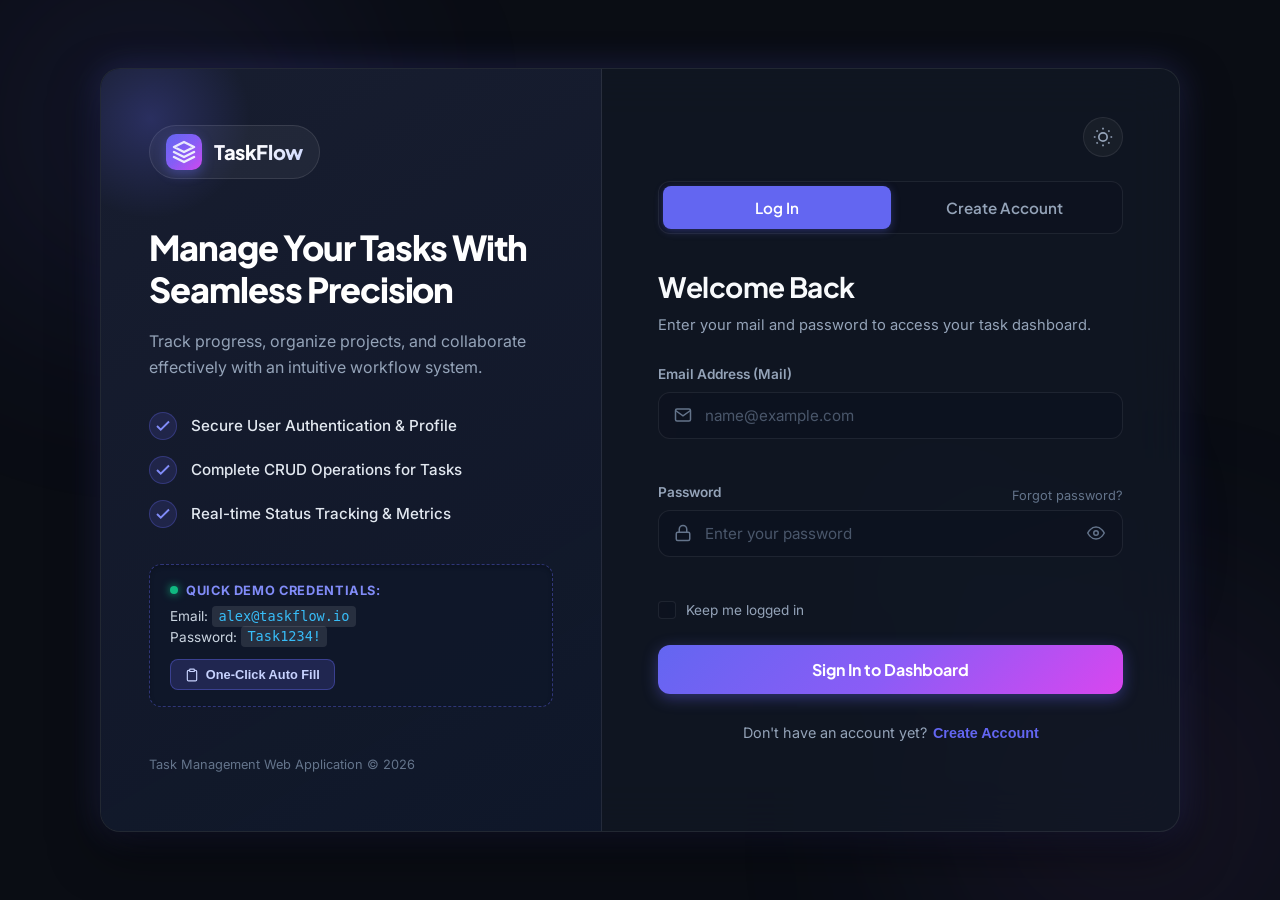
<file: index.html>
<!DOCTYPE html>
<html lang="en">
<head>
  <meta charset="UTF-8">
  <meta name="viewport" content="width=device-width, initial-scale=1.0">
  <title>TaskFlow | Auth & Task Management</title>
  <meta name="description" content="Modern Task Management Application with secure user authentication, registration, and comprehensive task tracking.">
  <link rel="preconnect" href="https://fonts.googleapis.com">
  <link rel="preconnect" href="https://fonts.gstatic.com" crossorigin>
  <link href="https://fonts.googleapis.com/css2?family=Plus+Jakarta+Sans:wght@400;500;600;700;800&family=Inter:wght@400;500;600&display=swap" rel="stylesheet">
  <link rel="stylesheet" href="style.css">
</head>
<body class="dark-theme">
  <!-- Dynamic Background Glows -->
  <div class="bg-blur bg-blur-1"></div>
  <div class="bg-blur bg-blur-2"></div>
  <div class="bg-blur bg-blur-3"></div>

  <!-- Toast Notification Container -->
  <div id="toast-container" class="toast-container" aria-live="polite"></div>

  <!-- Main Container -->
  <div class="app-wrapper">

    <!-- AUTHENTICATION VIEW -->
    <main id="auth-section" class="auth-wrapper">
      <div class="auth-card">
        
        <!-- Left Showcase Brand Panel -->
        <div class="auth-showcase">
          <div class="showcase-content">
            <div class="brand-badge">
              <span class="brand-icon">
                <svg width="24" height="24" viewBox="0 0 24 24" fill="none" stroke="currentColor" stroke-width="2.5" stroke-linecap="round" stroke-linejoin="round">
                  <path d="M12 2L2 7l10 5 10-5-10-5zM2 17l10 5 10-5M2 12l10 5 10-5"/>
                </svg>
              </span>
              <span class="brand-title">TaskFlow</span>
            </div>

            <div class="showcase-body">
              <h1 class="showcase-heading">Manage Your Tasks With Seamless Precision</h1>
              <p class="showcase-desc">Track progress, organize projects, and collaborate effectively with an intuitive workflow system.</p>

              <div class="showcase-features">
                <div class="feature-item">
                  <div class="feature-icon">
                    <svg width="18" height="18" viewBox="0 0 24 24" fill="none" stroke="currentColor" stroke-width="2.5"><polyline points="20 6 9 17 4 12"/></svg>
                  </div>
                  <span>Secure User Authentication & Profile</span>
                </div>
                <div class="feature-item">
                  <div class="feature-icon">
                    <svg width="18" height="18" viewBox="0 0 24 24" fill="none" stroke="currentColor" stroke-width="2.5"><polyline points="20 6 9 17 4 12"/></svg>
                  </div>
                  <span>Complete CRUD Operations for Tasks</span>
                </div>
                <div class="feature-item">
                  <div class="feature-icon">
                    <svg width="18" height="18" viewBox="0 0 24 24" fill="none" stroke="currentColor" stroke-width="2.5"><polyline points="20 6 9 17 4 12"/></svg>
                  </div>
                  <span>Real-time Status Tracking & Metrics</span>
                </div>
              </div>

              <!-- Quick Demo Pill -->
              <div class="demo-credential-box">
                <div class="demo-box-header">
                  <span class="pulse-dot"></span>
                  <span class="demo-title">Quick Demo Credentials:</span>
                </div>
                <p class="demo-text">Email: <code>alex@taskflow.io</code><br>Password: <code>Task1234!</code></p>
                <button type="button" id="btn-fill-demo" class="btn-demo-fill">
                  <svg width="14" height="14" viewBox="0 0 24 24" fill="none" stroke="currentColor" stroke-width="2"><path d="M16 4h2a2 2 0 0 1 2 2v14a2 2 0 0 1-2 2H6a2 2 0 0 1-2-2V6a2 2 0 0 1 2-2h2"></path><rect x="8" y="2" width="8" height="4" rx="1" ry="1"></rect></svg>
                  One-Click Auto Fill
                </button>
              </div>
            </div>

            <div class="showcase-footer">
              <span>Task Management Web Application &copy; 2026</span>
            </div>
          </div>
        </div>

        <!-- Right Form Panel -->
        <div class="auth-form-container">
          
          <!-- Top Utility Bar (Theme switch) -->
          <div class="top-bar">
            <button id="theme-toggle" class="theme-toggle-btn" title="Toggle Theme" aria-label="Toggle Theme">
              <svg class="sun-icon" width="20" height="20" viewBox="0 0 24 24" fill="none" stroke="currentColor" stroke-width="2"><circle cx="12" cy="12" r="5"/><line x1="12" y1="1" x2="12" y2="3"/><line x1="12" y1="21" x2="12" y2="23"/><line x1="4.22" y1="4.22" x2="5.64" y2="5.64"/><line x1="18.36" y1="18.36" x2="19.78" y2="19.78"/><line x1="1" y1="12" x2="3" y2="12"/><line x1="21" y1="12" x2="23" y2="12"/><line x1="4.22" y1="19.78" x2="5.64" y2="18.36"/><line x1="18.36" y1="5.64" x2="19.78" y2="4.22"/></svg>
              <svg class="moon-icon" width="20" height="20" viewBox="0 0 24 24" fill="none" stroke="currentColor" stroke-width="2"><path d="M21 12.79A9 9 0 1 1 11.21 3 7 7 0 0 0 21 12.79z"/></svg>
            </button>
          </div>

          <!-- Auth Navigation Switcher (Sliding Tabs) -->
          <div class="tab-switcher-wrapper">
            <div class="tab-switcher" role="tablist">
              <button id="tab-login" class="tab-btn active" role="tab" aria-selected="true" aria-controls="login-form-panel">
                Log In
              </button>
              <button id="tab-register" class="tab-btn" role="tab" aria-selected="false" aria-controls="register-form-panel">
                Create Account
              </button>
              <div class="tab-indicator" id="tab-indicator"></div>
            </div>
          </div>

          <!-- LOGIN FORM PANEL -->
          <div id="login-form-panel" class="form-panel active" role="tabpanel">
            <div class="panel-header">
              <h2 class="panel-title">Welcome Back</h2>
              <p class="panel-subtitle">Enter your mail and password to access your task dashboard.</p>
            </div>

            <form id="login-form" novalidate>
              <!-- Mail / Email Field -->
              <div class="form-group">
                <label for="login-email" class="form-label">Email Address (Mail)</label>
                <div class="input-container">
                  <span class="input-icon">
                    <svg width="18" height="18" viewBox="0 0 24 24" fill="none" stroke="currentColor" stroke-width="2"><path d="M4 4h16c1.1 0 2 .9 2 2v12c0 1.1-.9 2-2 2H4c-1.1 0-2-.9-2-2V6c0-1.1.9-2 2-2z"/><polyline points="22,6 12,13 2,6"/></svg>
                  </span>
                  <input 
                    type="email" 
                    id="login-email" 
                    name="email" 
                    class="form-input" 
                    placeholder="name@example.com" 
                    autocomplete="email" 
                    required
                  >
                </div>
                <span class="field-error" id="login-email-error"></span>
              </div>

              <!-- Password Field -->
              <div class="form-group">
                <div class="label-row">
                  <label for="login-password" class="form-label">Password</label>
                  <a href="#" id="link-forgot-pass" class="link-muted">Forgot password?</a>
                </div>
                <div class="input-container">
                  <span class="input-icon">
                    <svg width="18" height="18" viewBox="0 0 24 24" fill="none" stroke="currentColor" stroke-width="2"><rect x="3" y="11" width="18" height="11" rx="2" ry="2"/><path d="M7 11V7a5 5 0 0 1 10 0v4"/></svg>
                  </span>
                  <input 
                    type="password" 
                    id="login-password" 
                    name="password" 
                    class="form-input" 
                    placeholder="Enter your password" 
                    autocomplete="current-password" 
                    required
                  >
                  <button type="button" class="btn-toggle-pass" data-target="login-password" aria-label="Toggle password visibility">
                    <svg class="eye-open" width="18" height="18" viewBox="0 0 24 24" fill="none" stroke="currentColor" stroke-width="2"><path d="M1 12s4-8 11-8 11 8 11 8-4 8-11 8-11-8-11-8z"/><circle cx="12" cy="12" r="3"/></svg>
                    <svg class="eye-closed hidden" width="18" height="18" viewBox="0 0 24 24" fill="none" stroke="currentColor" stroke-width="2"><path d="M17.94 17.94A10.07 10.07 0 0 1 12 20c-7 0-11-8-11-8a18.45 18.45 0 0 1 5.06-5.94M9.9 4.24A9.12 9.12 0 0 1 12 4c7 0 11 8 11 8a18.5 18.5 0 0 1-2.16 3.19m-6.72-1.07a3 3 0 1 1-4.24-4.24"/><line x1="1" y1="1" x2="23" y2="23"/></svg>
                  </button>
                </div>
                <span class="field-error" id="login-password-error"></span>
              </div>

              <!-- Remember Me & Helpers -->
              <div class="form-options">
                <label class="checkbox-container">
                  <input type="checkbox" id="login-remember">
                  <span class="checkmark"></span>
                  <span class="checkbox-text">Keep me logged in</span>
                </label>
              </div>

              <!-- Submit Button -->
              <button type="submit" id="btn-login-submit" class="btn-submit">
                <span class="btn-text">Sign In to Dashboard</span>
                <span class="btn-loader hidden"></span>
              </button>
            </form>

            <div class="panel-switch-prompt">
              <span>Don't have an account yet?</span>
              <button type="button" class="link-primary" id="switch-to-register">Create Account</button>
            </div>
          </div>

          <!-- CREATE ACCOUNT (REGISTER) FORM PANEL -->
          <div id="register-form-panel" class="form-panel" role="tabpanel">
            <div class="panel-header">
              <h2 class="panel-title">Create Account</h2>
              <p class="panel-subtitle">Join TaskFlow to organize, track, and complete your tasks.</p>
            </div>

            <form id="register-form" novalidate>
              <!-- Name Field -->
              <div class="form-group">
                <label for="reg-name" class="form-label">Full Name</label>
                <div class="input-container">
                  <span class="input-icon">
                    <svg width="18" height="18" viewBox="0 0 24 24" fill="none" stroke="currentColor" stroke-width="2"><path d="M20 21v-2a4 4 0 0 0-4-4H8a4 4 0 0 0-4 4v2"/><circle cx="12" cy="7" r="4"/></svg>
                  </span>
                  <input 
                    type="text" 
                    id="reg-name" 
                    name="name" 
                    class="form-input" 
                    placeholder="Alex Morgan" 
                    autocomplete="name" 
                    required
                  >
                </div>
                <span class="field-error" id="reg-name-error"></span>
              </div>

              <!-- Email / Mail Field -->
              <div class="form-group">
                <label for="reg-email" class="form-label">Email Address (Mail)</label>
                <div class="input-container">
                  <span class="input-icon">
                    <svg width="18" height="18" viewBox="0 0 24 24" fill="none" stroke="currentColor" stroke-width="2"><path d="M4 4h16c1.1 0 2 .9 2 2v12c0 1.1-.9 2-2 2H4c-1.1 0-2-.9-2-2V6c0-1.1.9-2 2-2z"/><polyline points="22,6 12,13 2,6"/></svg>
                  </span>
                  <input 
                    type="email" 
                    id="reg-email" 
                    name="email" 
                    class="form-input" 
                    placeholder="alex@example.com" 
                    autocomplete="email" 
                    required
                  >
                </div>
                <span class="field-error" id="reg-email-error"></span>
              </div>

              <!-- Two Column Row: DOB & Mobile Number -->
              <div class="form-row">
                <!-- Date of Birth Field -->
                <div class="form-group">
                  <label for="reg-dob" class="form-label">Date of Birth</label>
                  <div class="input-container">
                    <span class="input-icon">
                      <svg width="18" height="18" viewBox="0 0 24 24" fill="none" stroke="currentColor" stroke-width="2"><rect x="3" y="4" width="18" height="18" rx="2" ry="2"/><line x1="16" y1="2" x2="16" y2="6"/><line x1="8" y1="2" x2="8" y2="6"/><line x1="3" y1="10" x2="21" y2="10"/></svg>
                    </span>
                    <input 
                      type="date" 
                      id="reg-dob" 
                      name="dob" 
                      class="form-input date-input" 
                      required
                    >
                  </div>
                  <span class="field-error" id="reg-dob-error"></span>
                </div>

                <!-- Mobile Number Field -->
                <div class="form-group">
                  <label for="reg-mobile" class="form-label">Mobile Number</label>
                  <div class="input-container">
                    <span class="input-icon">
                      <svg width="18" height="18" viewBox="0 0 24 24" fill="none" stroke="currentColor" stroke-width="2"><path d="M22 16.92v3a2 2 0 0 1-2.18 2 19.79 19.79 0 0 1-8.63-3.07 19.5 19.5 0 0 1-6-6 19.79 19.79 0 0 1-3.07-8.67A2 2 0 0 1 4.11 2h3a2 2 0 0 1 2 1.72 12.84 12.84 0 0 0 .7 2.81 2 2 0 0 1-.45 2.11L8.09 9.91a16 16 0 0 0 6 6l1.27-1.27a2 2 0 0 1 2.11-.45 12.84 12.84 0 0 0 2.81.7A2 2 0 0 1 22 16.92z"/></svg>
                    </span>
                    <input 
                      type="tel" 
                      id="reg-mobile" 
                      name="mobile" 
                      class="form-input" 
                      placeholder="+91 98765 43210" 
                      autocomplete="tel" 
                      required
                    >
                  </div>
                  <span class="field-error" id="reg-mobile-error"></span>
                </div>
              </div>

              <!-- Password Field -->
              <div class="form-group">
                <label for="reg-password" class="form-label">Password</label>
                <div class="input-container">
                  <span class="input-icon">
                    <svg width="18" height="18" viewBox="0 0 24 24" fill="none" stroke="currentColor" stroke-width="2"><rect x="3" y="11" width="18" height="11" rx="2" ry="2"/><path d="M7 11V7a5 5 0 0 1 10 0v4"/></svg>
                  </span>
                  <input 
                    type="password" 
                    id="reg-password" 
                    name="password" 
                    class="form-input" 
                    placeholder="Minimum 8 characters" 
                    autocomplete="new-password" 
                    required
                  >
                  <button type="button" class="btn-toggle-pass" data-target="reg-password" aria-label="Toggle password visibility">
                    <svg class="eye-open" width="18" height="18" viewBox="0 0 24 24" fill="none" stroke="currentColor" stroke-width="2"><path d="M1 12s4-8 11-8 11 8 11 8-4 8-11 8-11-8-11-8z"/><circle cx="12" cy="12" r="3"/></svg>
                    <svg class="eye-closed hidden" width="18" height="18" viewBox="0 0 24 24" fill="none" stroke="currentColor" stroke-width="2"><path d="M17.94 17.94A10.07 10.07 0 0 1 12 20c-7 0-11-8-11-8a18.45 18.45 0 0 1 5.06-5.94M9.9 4.24A9.12 9.12 0 0 1 12 4c7 0 11 8 11 8a18.5 18.5 0 0 1-2.16 3.19m-6.72-1.07a3 3 0 1 1-4.24-4.24"/><line x1="1" y1="1" x2="23" y2="23"/></svg>
                  </button>
                </div>
                <!-- Password Strength Meter -->
                <div class="password-meter-wrap">
                  <div class="meter-bars">
                    <span class="meter-bar" id="meter-1"></span>
                    <span class="meter-bar" id="meter-2"></span>
                    <span class="meter-bar" id="meter-3"></span>
                    <span class="meter-bar" id="meter-4"></span>
                  </div>
                  <span class="meter-label" id="meter-text">Strength: enter password</span>
                </div>
                <span class="field-error" id="reg-password-error"></span>
              </div>

              <!-- Terms and Conditions Checkbox -->
              <div class="form-group checkbox-group">
                <label class="checkbox-container">
                  <input type="checkbox" id="reg-terms" required>
                  <span class="checkmark"></span>
                  <span class="checkbox-text">
                    I agree to the <a href="#" class="link-highlight">Terms of Service</a> & <a href="#" class="link-highlight">Privacy Policy</a>
                  </span>
                </label>
                <span class="field-error" id="reg-terms-error"></span>
              </div>

              <!-- Submit Button -->
              <button type="submit" id="btn-register-submit" class="btn-submit">
                <span class="btn-text">Create Account</span>
                <span class="btn-loader hidden"></span>
              </button>
            </form>

            <div class="panel-switch-prompt">
              <span>Already have an account?</span>
              <button type="button" class="link-primary" id="switch-to-login">Log In</button>
            </div>
          </div>

        </div>
      </div>
    </main>

    <!-- FORGOT PASSWORD MODAL -->
    <div id="forgot-modal" class="modal-backdrop hidden" role="dialog" aria-modal="true" aria-labelledby="forgot-modal-title">
      <div class="modal-card">
        <div class="modal-header">
          <h3 id="forgot-modal-title">Reset Your Password</h3>
          <button type="button" id="btn-close-forgot-modal" class="btn-modal-close" aria-label="Close modal">&times;</button>
        </div>
        <p class="modal-subtitle">Enter your registered email address and we'll send you instructions to reset your password.</p>
        <form id="forgot-form">
          <div class="form-group">
            <label for="forgot-email" class="form-label">Email Address (Mail)</label>
            <div class="input-container">
              <span class="input-icon">
                <svg width="18" height="18" viewBox="0 0 24 24" fill="none" stroke="currentColor" stroke-width="2"><path d="M4 4h16c1.1 0 2 .9 2 2v12c0 1.1-.9 2-2 2H4c-1.1 0-2-.9-2-2V6c0-1.1.9-2 2-2z"/><polyline points="22,6 12,13 2,6"/></svg>
              </span>
              <input type="email" id="forgot-email" class="form-input" placeholder="name@example.com" required>
            </div>
            <span class="field-error" id="forgot-email-error"></span>
          </div>
          <div class="modal-actions">
            <button type="button" id="btn-cancel-forgot" class="btn-secondary">Cancel</button>
            <button type="submit" class="btn-submit">Send Reset Link</button>
          </div>
        </form>
      </div>
    </div>

  </div>

  <script src="app.js"></script>
</body>
</html>
</file>
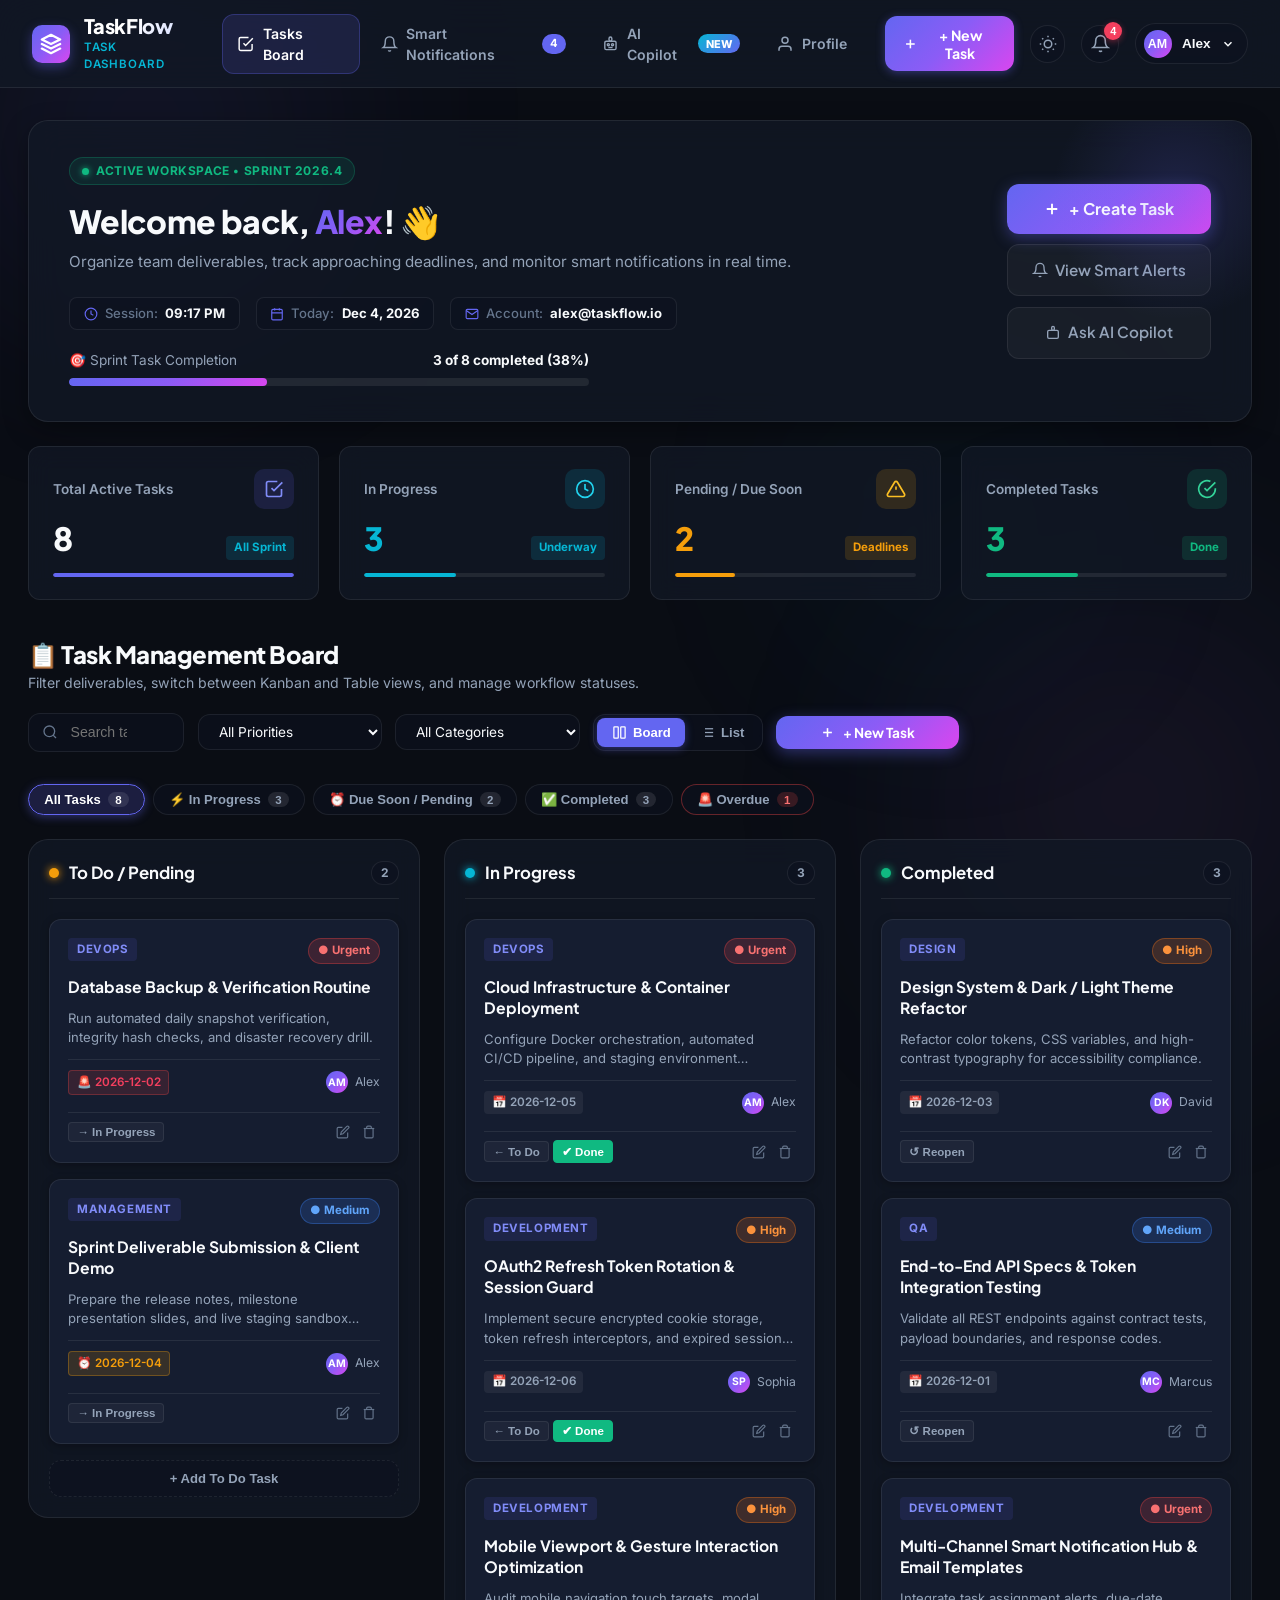
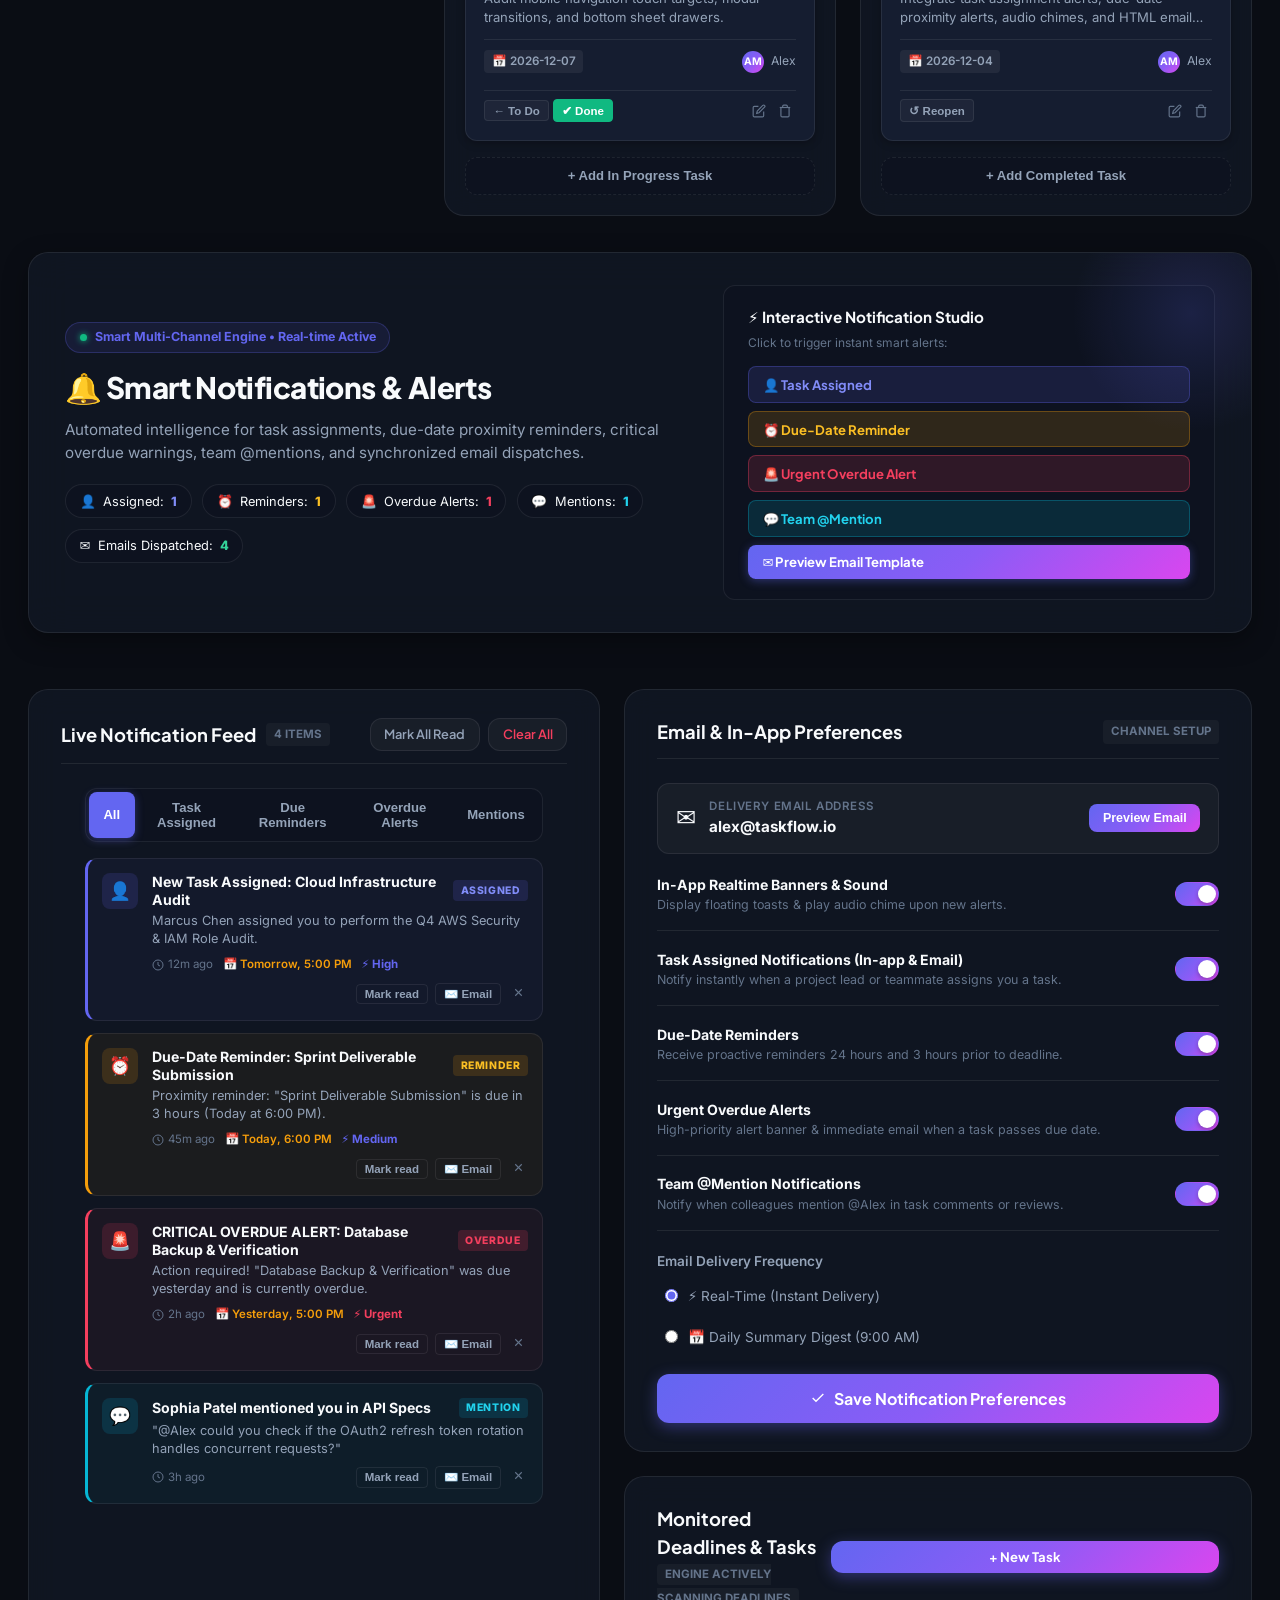
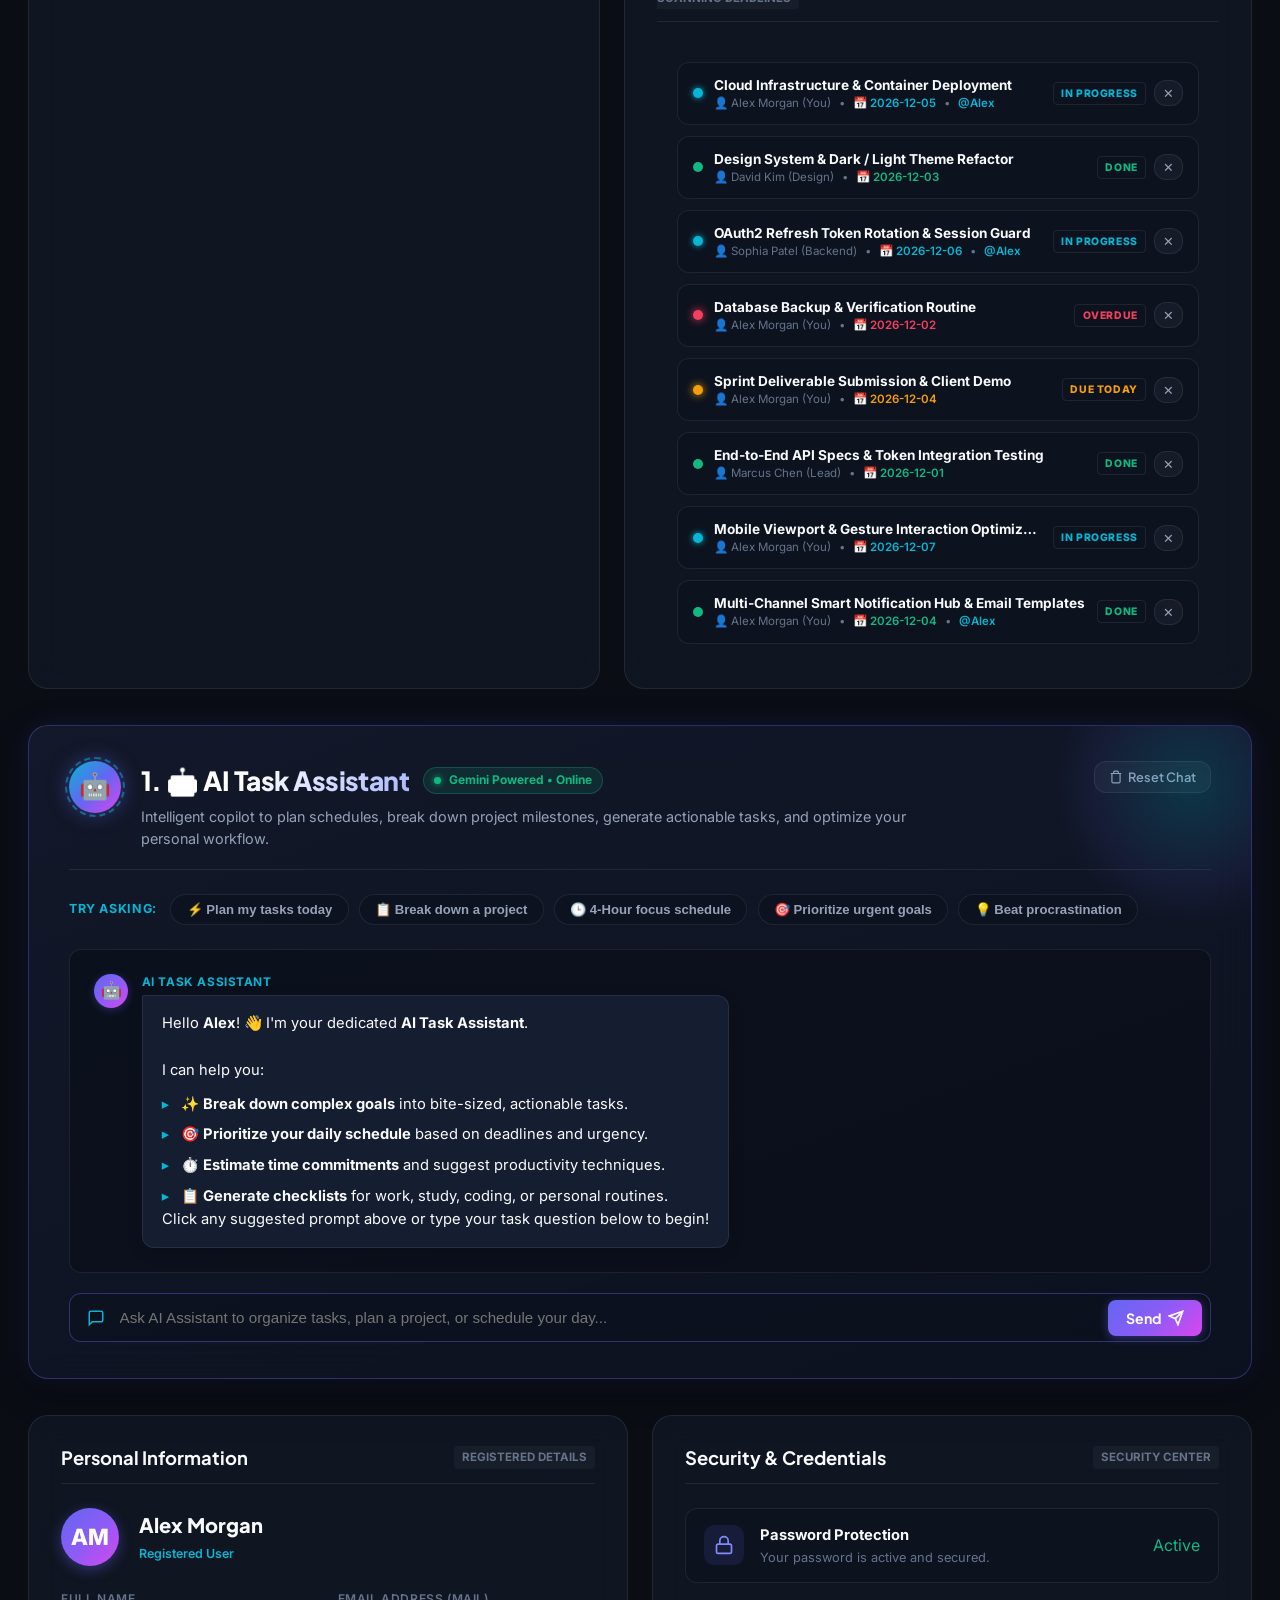
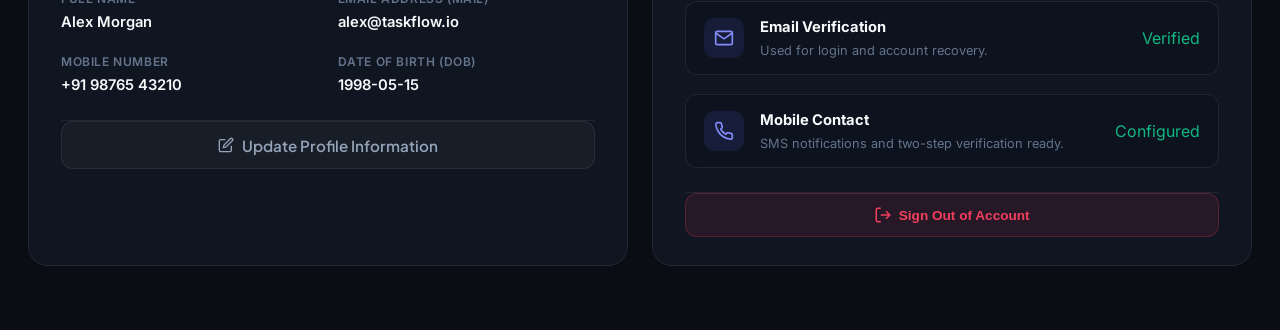
<file: dashboard.html>
<!DOCTYPE html>
<html lang="en">
<head>
  <meta charset="UTF-8">
  <meta name="viewport" content="width=device-width, initial-scale=1.0">
  <title>TaskFlow | Modern Task Management Dashboard & Smart Notifications</title>
  <meta name="description" content="Personalized user account and profile dashboard showing registered user credentials, email, date of birth, mobile number, and account controls.">
  <link rel="preconnect" href="https://fonts.googleapis.com">
  <link rel="preconnect" href="https://fonts.gstatic.com" crossorigin>
  <link href="https://fonts.googleapis.com/css2?family=Plus+Jakarta+Sans:wght@400;500;600;700;800&family=Inter:wght@400;500;600;700&display=swap" rel="stylesheet">
  <link rel="stylesheet" href="style.css">
  <link rel="stylesheet" href="dashboard.css">
</head>
<body class="dark-theme">
  <!-- Dynamic Ambient Glows -->
  <div class="bg-blur bg-blur-1"></div>
  <div class="bg-blur bg-blur-2"></div>
  <div class="bg-blur bg-blur-3"></div>

  <!-- Toast Notification Container -->
  <div id="toast-container" class="toast-container" aria-live="polite"></div>

  <!-- Dashboard Layout -->
  <div class="dash-layout">
    


    <!-- MAIN DASHBOARD CONTENT -->
    <div class="dash-main-area">
      
      <!-- TOP NAVBAR -->
      <header class="dash-navbar" id="dash-navbar">
        <div class="nav-left">
          <a href="dashboard.html" class="nav-brand-wrap">
            <div class="brand-icon">
              <svg width="22" height="22" viewBox="0 0 24 24" fill="none" stroke="currentColor" stroke-width="2.5" stroke-linecap="round" stroke-linejoin="round">
                <path d="M12 2L2 7l10 5 10-5-10-5zM2 17l10 5 10-5M2 12l10 5 10-5"/>
              </svg>
            </div>
            <div class="brand-text-wrap">
              <span class="brand-title">TaskFlow</span>
              <span class="brand-sub">Task Dashboard</span>
            </div>
          </a>
        </div>

        <!-- Center Horizontal Navigation Links -->
        <nav class="header-nav-center" aria-label="Main Navigation">
          <a href="#tasks-section" class="top-nav-link active" data-nav="tasks">
            <svg width="18" height="18" viewBox="0 0 24 24" fill="none" stroke="currentColor" stroke-width="2"><path d="M9 11l3 3L22 4"/><path d="M21 12v7a2 2 0 0 1-2 2H5a2 2 0 0 1-2-2V5a2 2 0 0 1 2-2h11"/></svg>
            <span>Tasks Board</span>
          </a>
          <a href="#smart-notifications" class="top-nav-link" data-nav="notifications">
            <svg width="18" height="18" viewBox="0 0 24 24" fill="none" stroke="currentColor" stroke-width="2"><path d="M18 8A6 6 0 0 0 6 8c0 7-3 9-3 9h18s-3-2-3-9"/><path d="M13.73 21a2 2 0 0 1-3.46 0"/></svg>
            <span>Smart Notifications</span>
            <span class="top-nav-badge" id="sidebar-notif-badge">4</span>
          </a>
          <a href="#ai-assistant" class="top-nav-link" data-nav="ai-assistant">
            <svg width="18" height="18" viewBox="0 0 24 24" fill="none" stroke="currentColor" stroke-width="2"><path d="M12 2a2 2 0 0 1 2 2v2a2 2 0 0 1-2 2 2 2 0 0 1-2-2V4a2 2 0 0 1 2-2z"/><rect x="4" y="8" width="16" height="12" rx="2"/><circle cx="9" cy="13" r="1.5"/><circle cx="15" cy="13" r="1.5"/><path d="M9 17h6"/></svg>
            <span>AI Copilot</span>
            <span class="badge-ai-nav">NEW</span>
          </a>
          <a href="#personal-details" class="top-nav-link" data-nav="profile">
            <svg width="18" height="18" viewBox="0 0 24 24" fill="none" stroke="currentColor" stroke-width="2"><path d="M20 21v-2a4 4 0 0 0-4-4H8a4 4 0 0 0-4 4v2"/><circle cx="12" cy="7" r="4"/></svg>
            <span>Profile</span>
          </a>
        </nav>

        <!-- Right Action Utilities -->
        <div class="header-right">
          <!-- + New Task CTA Button -->
          <button id="header-create-task-btn" class="btn-header-create" type="button">
            <svg width="16" height="16" viewBox="0 0 24 24" fill="none" stroke="currentColor" stroke-width="2.5"><line x1="12" y1="5" x2="12" y2="19"></line><line x1="5" y1="12" x2="19" y2="12"></line></svg>
            <span>+ New Task</span>
          </button>

          <!-- Theme Switcher -->
          <button id="header-theme-toggle" class="header-icon-btn" title="Toggle Theme" aria-label="Toggle Theme" type="button">
            <svg class="sun-icon" width="18" height="18" viewBox="0 0 24 24" fill="none" stroke="currentColor" stroke-width="2"><circle cx="12" cy="12" r="5"/><line x1="12" y1="1" x2="12" y2="3"/><line x1="12" y1="21" x2="12" y2="23"/><line x1="4.22" y1="4.22" x2="5.64" y2="5.64"/><line x1="18.36" y1="18.36" x2="19.78" y2="19.78"/><line x1="1" y1="12" x2="3" y2="12"/><line x1="21" y1="12" x2="23" y2="12"/><line x1="4.22" y1="19.78" x2="5.64" y2="18.36"/><line x1="18.36" y1="5.64" x2="19.78" y2="4.22"/></svg>
            <svg class="moon-icon" width="18" height="18" viewBox="0 0 24 24" fill="none" stroke="currentColor" stroke-width="2"><path d="M21 12.79A9 9 0 1 1 11.21 3 7 7 0 0 0 21 12.79z"/></svg>
          </button>

          <!-- Smart Notifications Bell & Dropdown Wrapper -->
          <div class="notif-dropdown-wrapper">
            <button id="header-notif-btn" class="header-icon-btn notif-bell-btn" title="Smart Notifications" aria-label="Smart Notifications" aria-haspopup="true" aria-expanded="false" type="button">
              <svg width="19" height="19" viewBox="0 0 24 24" fill="none" stroke="currentColor" stroke-width="2">
                <path d="M18 8A6 6 0 0 0 6 8c0 7-3 9-3 9h18s-3-2-3-9"></path>
                <path d="M13.73 21a2 2 0 0 1-3.46 0"></path>
              </svg>
              <span class="notif-badge-count" id="header-notif-count">4</span>
              <span class="notif-ping-dot" id="header-notif-ping"></span>
            </button>

            <!-- Dropdown Notification Drawer -->
            <div class="notif-drawer hidden" id="notif-drawer" role="dialog" aria-label="Smart Notifications Panel">
              <div class="notif-drawer-header">
                <div class="notif-header-title-row">
                  <div class="notif-title-left">
                    <span class="notif-header-title">Notifications</span>
                    <span class="badge-unread-chip" id="notif-unread-chip">4 unread</span>
                  </div>
                  <div class="notif-header-actions">
                    <button type="button" class="btn-notif-action" id="btn-mark-all-read" title="Mark all as read">
                      <svg width="13" height="13" viewBox="0 0 24 24" fill="none" stroke="currentColor" stroke-width="2.5"><polyline points="20 6 9 17 4 12"/></svg>
                      <span>Mark all read</span>
                    </button>
                    <a href="#smart-notifications" class="btn-notif-action-icon" id="btn-drawer-goto-settings" title="Notification Preferences">
                      <svg width="15" height="15" viewBox="0 0 24 24" fill="none" stroke="currentColor" stroke-width="2"><circle cx="12" cy="12" r="3"></circle><path d="M19.4 15a1.65 1.65 0 0 0 .33 1.82l.06.06a2 2 0 0 1 0 2.83 2 2 0 0 1-2.83 0l-.06-.06a1.65 1.65 0 0 0-1.82-.33 1.65 1.65 0 0 0-1 1.51V21a2 2 0 0 1-2 2 2 2 0 0 1-2-2v-.09A1.65 1.65 0 0 0 9 19.4a1.65 1.65 0 0 0-1.82.33l-.06.06a2 2 0 0 1-2.83 0 2 2 0 0 1 0-2.83l.06-.06a1.65 1.65 0 0 0 .33-1.82 1.65 1.65 0 0 0-1.51-1H3a2 2 0 0 1-2-2 2 2 0 0 1 2-2h.09A1.65 1.65 0 0 0 4.6 9a1.65 1.65 0 0 0-.33-1.82l-.06-.06a2 2 0 0 1 0-2.83 2 2 0 0 1 2.83 0l.06.06a1.65 1.65 0 0 0 1.82.33H9a1.65 1.65 0 0 0 1-1.51V3a2 2 0 0 1 2-2 2 2 0 0 1 2 2v.09a1.65 1.65 0 0 0 1 1.51 1.65 1.65 0 0 0 1.82-.33l.06-.06a2 2 0 0 1 2.83 0 2 2 0 0 1 0 2.83l-.06.06a1.65 1.65 0 0 0-.33 1.82V9a1.65 1.65 0 0 0 1.51 1H21a2 2 0 0 1 2 2 2 2 0 0 1-2 2h-.09a1.65 1.65 0 0 0-1.51 1z"/></svg>
                    </a>
                  </div>
                </div>

                <div class="notif-filter-pills" role="tablist">
                  <button type="button" class="notif-pill-btn active" data-filter="all">All</button>
                  <button type="button" class="notif-pill-btn" data-filter="unread">Unread</button>
                  <button type="button" class="notif-pill-btn" data-filter="assigned">Assigned</button>
                  <button type="button" class="notif-pill-btn" data-filter="reminder">Reminders</button>
                  <button type="button" class="notif-pill-btn" data-filter="overdue">Overdue</button>
                  <button type="button" class="notif-pill-btn" data-filter="mention">Mentions</button>
                </div>
              </div>

              <div class="notif-list-body" id="drawer-notif-list">
                <!-- Dynamically populated notifications -->
              </div>

              <div class="notif-drawer-footer">
                <a href="#smart-notifications" class="notif-footer-link" id="link-drawer-full-center">
                  <span>Open Full Notification Hub & Email Preview</span>
                  <svg width="14" height="14" viewBox="0 0 24 24" fill="none" stroke="currentColor" stroke-width="2"><polyline points="9 18 15 12 9 6"/></svg>
                </a>
              </div>
            </div>
          </div>

          <!-- User Menu Dropdown -->
          <div class="user-dropdown-wrapper">
            <button id="header-user-btn" class="header-user-btn" aria-haspopup="true" aria-expanded="false" type="button">
              <div class="header-avatar" id="header-user-avatar">AM</div>
              <span class="header-username" id="header-user-name">Alex</span>
              <svg width="14" height="14" viewBox="0 0 24 24" fill="none" stroke="currentColor" stroke-width="2.5"><polyline points="6 9 12 15 18 9"/></svg>
            </button>
            <div class="user-dropdown-menu hidden" id="user-dropdown-menu">
              <div class="dropdown-header">
                <p class="dropdown-name" id="drop-user-name">Alex Morgan</p>
                <p class="dropdown-email" id="drop-user-email">alex@taskflow.io</p>
              </div>
              <div class="dropdown-divider"></div>
              <button type="button" class="dropdown-item" id="drop-edit-profile-btn">
                <svg width="16" height="16" viewBox="0 0 24 24" fill="none" stroke="currentColor" stroke-width="2"><path d="M11 4H4a2 2 0 0 0-2 2v14a2 2 0 0 0 2 2h14a2 2 0 0 0 2-2v-7"></path><path d="M18.5 2.5a2.121 2.121 0 0 1 3 3L12 15l-4 1 1-4 9.5-9.5z"></path></svg>
                <span>Edit Profile Info</span>
              </button>
              <a href="#personal-details" class="dropdown-item">
                <svg width="16" height="16" viewBox="0 0 24 24" fill="none" stroke="currentColor" stroke-width="2"><path d="M20 21v-2a4 4 0 0 0-4-4H8a4 4 0 0 0-4 4v2"/><circle cx="12" cy="7" r="4"/></svg>
                <span>Account Credentials</span>
              </a>
              <div class="dropdown-divider"></div>
              <button type="button" class="dropdown-item item-logout" id="btn-header-logout">
                <svg width="16" height="16" viewBox="0 0 24 24" fill="none" stroke="currentColor" stroke-width="2"><path d="M9 21H5a2 2 0 0 1-2-2V5a2 2 0 0 1 2-2h4"/><polyline points="16 17 21 12 16 7"/><line x1="21" y1="12" x2="9" y2="12"/></svg>
                <span>Sign Out</span>
              </button>
            </div>
          </div>
        </div>
      </header>

      <!-- DASHBOARD CONTENT BODY -->
      <main class="dash-content-body">
        
        <!-- SECTION 1: TASK DASHBOARD HERO & SPRINT PROGRESS -->
        <section class="dash-section" id="tasks-overview">
          <div class="hero-profile-card">
            <div class="hero-left">
              <div class="hero-badge">
                <span class="pulse-emerald"></span>
                <span>Active Workspace • Sprint 2026.4</span>
              </div>
              <h1 class="hero-title">Welcome back, <span id="hero-display-name">Alex</span>! 👋</h1>
              <p class="hero-subtitle">Organize team deliverables, track approaching deadlines, and monitor smart notifications in real time.</p>
              
              <!-- Quick Info & Date Chips -->
              <div class="profile-chips">
                <div class="profile-chip">
                  <span class="chip-icon">
                    <svg width="14" height="14" viewBox="0 0 24 24" fill="none" stroke="currentColor" stroke-width="2"><circle cx="12" cy="12" r="10"/><polyline points="12 6 12 12 16 14"/></svg>
                  </span>
                  <span class="chip-label">Session:</span>
                  <strong class="chip-val" id="metric-session-time">Online</strong>
                </div>
                <div class="profile-chip">
                  <span class="chip-icon">
                    <svg width="14" height="14" viewBox="0 0 24 24" fill="none" stroke="currentColor" stroke-width="2"><rect x="3" y="4" width="18" height="18" rx="2" ry="2"/><line x1="16" y1="2" x2="16" y2="6"/><line x1="8" y1="2" x2="8" y2="6"/><line x1="3" y1="10" x2="21" y2="10"/></svg>
                  </span>
                  <span class="chip-label">Today:</span>
                  <strong class="chip-val" id="hero-chip-date">Oct 3, 2026</strong>
                </div>
                <div class="profile-chip">
                  <span class="chip-icon">
                    <svg width="14" height="14" viewBox="0 0 24 24" fill="none" stroke="currentColor" stroke-width="2"><path d="M4 4h16c1.1 0 2 .9 2 2v12c0 1.1-.9 2-2 2H4c-1.1 0-2-.9-2-2V6c0-1.1.9-2 2-2z"/><polyline points="22,6 12,13 2,6"/></svg>
                  </span>
                  <span class="chip-label">Account:</span>
                  <strong class="chip-val" id="hero-chip-email">alex@taskflow.io</strong>
                </div>
              </div>

              <!-- Live Sprint Task Progress Tracker -->
              <div class="hero-progress-wrap">
                <div class="hero-progress-label">
                  <span>🎯 Sprint Task Completion</span>
                  <strong id="hero-progress-text">5 of 8 completed (63%)</strong>
                </div>
                <div class="hero-progress-bar">
                  <div class="hero-progress-fill" id="hero-progress-fill" style="width: 63%;"></div>
                </div>
              </div>
            </div>

            <!-- Hero Quick Actions -->
            <div class="hero-actions" style="display: flex; flex-direction: column; gap: 0.65rem;">
              <button id="btn-hero-create-task" class="btn-submit" type="button" style="width: 100%; justify-content: center;">
                <svg width="18" height="18" viewBox="0 0 24 24" fill="none" stroke="currentColor" stroke-width="2.5"><line x1="12" y1="5" x2="12" y2="19"></line><line x1="5" y1="12" x2="19" y2="12"></line></svg>
                <span>+ Create Task</span>
              </button>
              <a href="#smart-notifications" class="btn-secondary" style="width: 100%; justify-content: center; text-decoration: none; display: inline-flex; align-items: center; gap: 0.45rem;">
                <svg width="16" height="16" viewBox="0 0 24 24" fill="none" stroke="currentColor" stroke-width="2"><path d="M18 8A6 6 0 0 0 6 8c0 7-3 9-3 9h18s-3-2-3-9"/><path d="M13.73 21a2 2 0 0 1-3.46 0"/></svg>
                <span>View Smart Alerts</span>
              </a>
              <a href="#ai-assistant" class="btn-secondary" style="width: 100%; justify-content: center; text-decoration: none; display: inline-flex; align-items: center; gap: 0.45rem;">
                <svg width="16" height="16" viewBox="0 0 24 24" fill="none" stroke="currentColor" stroke-width="2"><path d="M12 2a2 2 0 0 1 2 2v2a2 2 0 0 1-2 2 2 2 0 0 1-2-2V4a2 2 0 0 1 2-2z"/><rect x="4" y="8" width="16" height="12" rx="2"/></svg>
                <span>Ask AI Copilot</span>
              </a>
            </div>
          </div>

          <!-- KPI TASK METRIC CARDS (RESPONSIVE 4-CARD GRID) -->
          <div class="metrics-grid">
            <!-- Total Tasks -->
            <div class="metric-card">
              <div class="metric-header">
                <span class="metric-title">Total Active Tasks</span>
                <div class="metric-icon-box box-total">
                  <svg width="20" height="20" viewBox="0 0 24 24" fill="none" stroke="currentColor" stroke-width="2"><path d="M9 11l3 3L22 4"/><path d="M21 12v7a2 2 0 0 1-2 2H5a2 2 0 0 1-2-2V5a2 2 0 0 1 2-2h11"/></svg>
                </div>
              </div>
              <div class="metric-body">
                <span class="metric-number" id="kpi-total-tasks">8</span>
                <span class="metric-tag tag-cyan">All Sprint</span>
              </div>
              <div class="metric-footer-bar">
                <div class="bar-fill fill-indigo" style="width: 100%;"></div>
              </div>
            </div>

            <!-- In Progress -->
            <div class="metric-card">
              <div class="metric-header">
                <span class="metric-title">In Progress</span>
                <div class="metric-icon-box box-progress">
                  <svg width="20" height="20" viewBox="0 0 24 24" fill="none" stroke="currentColor" stroke-width="2"><circle cx="12" cy="12" r="10"/><polyline points="12 6 12 12 16 14"/></svg>
                </div>
              </div>
              <div class="metric-body">
                <span class="metric-number text-cyan" id="kpi-in-progress" style="color: var(--accent-cyan);">3</span>
                <span class="metric-tag tag-cyan">Underway</span>
              </div>
              <div class="metric-footer-bar">
                <div class="bar-fill fill-cyan" id="kpi-fill-progress" style="width: 38%;"></div>
              </div>
            </div>

            <!-- Due Soon / Pending -->
            <div class="metric-card">
              <div class="metric-header">
                <span class="metric-title">Pending / Due Soon</span>
                <div class="metric-icon-box box-pending">
                  <svg width="20" height="20" viewBox="0 0 24 24" fill="none" stroke="currentColor" stroke-width="2"><path d="M10.29 3.86L1.82 18a2 2 0 0 0 1.71 3h16.94a2 2 0 0 0 1.71-3L13.71 3.86a2 2 0 0 0-3.42 0z"/><line x1="12" y1="9" x2="12" y2="13"/><line x1="12" y1="17" x2="12.01" y2="17"/></svg>
                </div>
              </div>
              <div class="metric-body">
                <span class="metric-number text-amber" id="kpi-pending" style="color: var(--accent-amber);">2</span>
                <span class="metric-tag tag-amber">Deadlines</span>
              </div>
              <div class="metric-footer-bar">
                <div class="bar-fill fill-amber" id="kpi-fill-pending" style="width: 25%;"></div>
              </div>
            </div>

            <!-- Completed -->
            <div class="metric-card">
              <div class="metric-header">
                <span class="metric-title">Completed Tasks</span>
                <div class="metric-icon-box box-completed">
                  <svg width="20" height="20" viewBox="0 0 24 24" fill="none" stroke="currentColor" stroke-width="2"><path d="M22 11.08V12a10 10 0 1 1-5.93-9.14"/><polyline points="22 4 12 14.01 9 11.01"/></svg>
                </div>
              </div>
              <div class="metric-body">
                <span class="metric-number text-emerald" id="kpi-completed" style="color: var(--accent-emerald);">3</span>
                <span class="metric-tag tag-emerald">Done</span>
              </div>
              <div class="metric-footer-bar">
                <div class="bar-fill fill-emerald" id="kpi-fill-completed" style="width: 38%;"></div>
              </div>
            </div>
          </div>
        </section>

        <!-- SECTION 2: 📋 INTERACTIVE TASK MANAGEMENT BOARD -->
        <section class="dash-section" id="tasks-section">
          
          <!-- Workspace Control & Search Bar -->
          <div class="workspace-ctrl-bar">
            <div>
              <h2 class="workspace-title">📋 Task Management Board</h2>
              <p class="workspace-subtitle">Filter deliverables, switch between Kanban and Table views, and manage workflow statuses.</p>
            </div>

            <div class="view-and-filters">
              <!-- Search Input -->
              <div class="header-search" style="max-width: 260px;">
                <svg width="16" height="16" viewBox="0 0 24 24" fill="none" stroke="currentColor" stroke-width="2"><circle cx="11" cy="11" r="8"/><line x1="21" y1="21" x2="16.65" y2="16.65"/></svg>
                <input type="text" id="task-search-input" placeholder="Search tasks..." autocomplete="off">
              </div>

              <!-- Priority Filter -->
              <select id="task-priority-filter" class="form-input select-filter" aria-label="Filter by priority">
                <option value="all">All Priorities</option>
                <option value="Urgent">Urgent</option>
                <option value="High">High</option>
                <option value="Medium">Medium</option>
                <option value="Low">Low</option>
              </select>

              <!-- Category Filter -->
              <select id="task-category-filter" class="form-input select-filter" aria-label="Filter by category">
                <option value="all">All Categories</option>
                <option value="Development">Development</option>
                <option value="Design">Design</option>
                <option value="DevOps">DevOps</option>
                <option value="QA">QA & Testing</option>
                <option value="Management">Management</option>
              </select>

              <!-- View Switcher -->
              <div class="view-toggle-group" role="tablist">
                <button type="button" class="view-toggle-btn active" id="btn-view-kanban" title="Kanban Board View">
                  <svg width="15" height="15" viewBox="0 0 24 24" fill="none" stroke="currentColor" stroke-width="2"><rect x="3" y="3" width="7" height="18" rx="1"/><rect x="14" y="3" width="7" height="18" rx="1"/></svg>
                  <span>Board</span>
                </button>
                <button type="button" class="view-toggle-btn" id="btn-view-table" title="Table List View">
                  <svg width="15" height="15" viewBox="0 0 24 24" fill="none" stroke="currentColor" stroke-width="2"><line x1="8" y1="6" x2="21" y2="6"/><line x1="8" y1="12" x2="21" y2="12"/><line x1="8" y1="18" x2="21" y2="18"/><line x1="3" y1="6" x2="3.01" y2="6"/><line x1="3" y1="12" x2="3.01" y2="12"/><line x1="3" y1="18" x2="3.01" y2="18"/></svg>
                  <span>List</span>
                </button>
              </div>

              <!-- + Create Task Button -->
              <button type="button" id="btn-board-create-task" class="btn-submit" style="padding: 0.52rem 1rem; font-size: 0.85rem;">
                <svg width="15" height="15" viewBox="0 0 24 24" fill="none" stroke="currentColor" stroke-width="2.5"><line x1="12" y1="5" x2="12" y2="19"></line><line x1="5" y1="12" x2="19" y2="12"></line></svg>
                <span>+ New Task</span>
              </button>
            </div>
          </div>

          <!-- Status Filter Tabs Row -->
          <div class="task-filter-pills" role="tablist">
            <button type="button" class="task-pill-btn active" data-task-tab="all">
              <span>All Tasks</span>
              <span class="pill-count" id="tab-count-all">8</span>
            </button>
            <button type="button" class="task-pill-btn" data-task-tab="in-progress">
              <span>⚡ In Progress</span>
              <span class="pill-count" id="tab-count-progress">3</span>
            </button>
            <button type="button" class="task-pill-btn" data-task-tab="pending">
              <span>⏰ Due Soon / Pending</span>
              <span class="pill-count" id="tab-count-pending">2</span>
            </button>
            <button type="button" class="task-pill-btn" data-task-tab="completed">
              <span>✅ Completed</span>
              <span class="pill-count" id="tab-count-completed">3</span>
            </button>
            <button type="button" class="task-pill-btn" data-task-tab="overdue" style="border-color: rgba(239, 68, 68, 0.4);">
              <span>🚨 Overdue</span>
              <span class="pill-count" id="tab-count-overdue" style="background: rgba(239, 68, 68, 0.2); color: #f87171;">1</span>
            </button>
          </div>

          <!-- KANBAN BOARD VIEW -->
          <div class="kanban-board-container" id="kanban-board-container">
            
            <!-- Column 1: To Do / Pending -->
            <div class="kanban-column" id="kanban-col-todo">
              <div class="column-header">
                <div class="column-title-wrap">
                  <span class="column-indicator col-amber"></span>
                  <h3 class="column-title">To Do / Pending</h3>
                </div>
                <span class="column-count" id="count-todo">2</span>
              </div>
              <div class="kanban-cards-wrapper" id="cards-todo">
                <!-- Dynamically populated -->
              </div>
              <button type="button" class="btn-col-add-task" data-default-status="pending">
                + Add To Do Task
              </button>
            </div>

            <!-- Column 2: In Progress -->
            <div class="kanban-column" id="kanban-col-progress">
              <div class="column-header">
                <div class="column-title-wrap">
                  <span class="column-indicator col-cyan"></span>
                  <h3 class="column-title">In Progress</h3>
                </div>
                <span class="column-count" id="count-progress">3</span>
              </div>
              <div class="kanban-cards-wrapper" id="cards-progress">
                <!-- Dynamically populated -->
              </div>
              <button type="button" class="btn-col-add-task" data-default-status="in-progress">
                + Add In Progress Task
              </button>
            </div>

            <!-- Column 3: Completed -->
            <div class="kanban-column" id="kanban-col-completed">
              <div class="column-header">
                <div class="column-title-wrap">
                  <span class="column-indicator col-emerald"></span>
                  <h3 class="column-title">Completed</h3>
                </div>
                <span class="column-count" id="count-completed">3</span>
              </div>
              <div class="kanban-cards-wrapper" id="cards-completed">
                <!-- Dynamically populated -->
              </div>
              <button type="button" class="btn-col-add-task" data-default-status="completed">
                + Add Completed Task
              </button>
            </div>

          </div>

          <!-- TABLE LIST VIEW (Alternating View) -->
          <div class="list-view-container hidden" id="table-view-container">
            <div class="list-table-wrapper">
              <table class="tasks-table">
                <thead>
                  <tr>
                    <th>Task Details</th>
                    <th>Category</th>
                    <th>Priority</th>
                    <th>Assignee</th>
                    <th>Deadline</th>
                    <th>Status</th>
                    <th style="text-align: right;">Actions</th>
                  </tr>
                </thead>
                <tbody id="tasks-table-body">
                  <!-- Populated dynamically -->
                </tbody>
              </table>
            </div>
          </div>

        </section>

        <!-- SECTION: SMART NOTIFICATIONS -->
        <section class="dash-section" id="smart-notifications">
          
          <!-- Smart Notifications Hero Card -->
          <div class="notif-hero-card">
            <div class="notif-hero-content">
              <div class="notif-badge-pill">
                <span class="pulse-emerald"></span>
                <span>Smart Multi-Channel Engine • Real-time Active</span>
              </div>
              <h2 class="notif-hero-title">🔔 Smart Notifications & Alerts</h2>
              <p class="notif-hero-desc">Automated intelligence for task assignments, due-date proximity reminders, critical overdue warnings, team @mentions, and synchronized email dispatches.</p>
              
              <!-- Quick Stats Counter Strip -->
              <div class="notif-stats-strip">
                <div class="notif-stat-pill stat-assigned">
                  <span class="stat-pill-icon">👤</span>
                  <span class="stat-pill-label">Assigned:</span>
                  <strong class="stat-pill-val" id="stat-count-assigned">1</strong>
                </div>
                <div class="notif-stat-pill stat-reminders">
                  <span class="stat-pill-icon">⏰</span>
                  <span class="stat-pill-label">Reminders:</span>
                  <strong class="stat-pill-val" id="stat-count-reminders">1</strong>
                </div>
                <div class="notif-stat-pill stat-overdue">
                  <span class="stat-pill-icon">🚨</span>
                  <span class="stat-pill-label">Overdue Alerts:</span>
                  <strong class="stat-pill-val" id="stat-count-overdue">1</strong>
                </div>
                <div class="notif-stat-pill stat-mentions">
                  <span class="stat-pill-icon">💬</span>
                  <span class="stat-pill-label">Mentions:</span>
                  <strong class="stat-pill-val" id="stat-count-mentions">1</strong>
                </div>
                <div class="notif-stat-pill stat-emails">
                  <span class="stat-pill-icon">✉️</span>
                  <span class="stat-pill-label">Emails Dispatched:</span>
                  <strong class="stat-pill-val" id="stat-count-emails">4</strong>
                </div>
              </div>
            </div>

            <!-- Simulator Quick Buttons -->
            <div class="notif-simulator-box">
              <div class="sim-header">
                <span class="sim-title">⚡ Interactive Notification Studio</span>
                <span class="sim-sub">Click to trigger instant smart alerts:</span>
              </div>
              <div class="sim-buttons-grid">
                <button type="button" class="btn-sim sim-btn-assigned" id="sim-btn-assigned" title="Trigger Task Assigned Notification">
                  <span>👤 Task Assigned</span>
                </button>
                <button type="button" class="btn-sim sim-btn-reminder" id="sim-btn-reminder" title="Trigger Due-Date Reminder">
                  <span>⏰ Due-Date Reminder</span>
                </button>
                <button type="button" class="btn-sim sim-btn-overdue" id="sim-btn-overdue" title="Trigger Overdue Alert">
                  <span>🚨 Urgent Overdue Alert</span>
                </button>
                <button type="button" class="btn-sim sim-btn-mention" id="sim-btn-mention" title="Trigger @Mention Notification">
                  <span>💬 Team @Mention</span>
                </button>
                <button type="button" class="btn-sim sim-btn-email" id="sim-btn-email" title="Inspect Rendered HTML Email">
                  <span>✉️ Preview Email Template</span>
                </button>
              </div>
            </div>
          </div>

          <!-- Two-Column Layout: Notification Feed & Settings / Task Monitor -->
          <div class="notif-grid-two">
            
            <!-- Left Column: Live Smart Notification Feed -->
            <div class="analytics-card notif-feed-card">
              <div class="analytics-card-header">
                <div class="feed-header-left">
                  <h3>Live Notification Feed</h3>
                  <span class="badge-subtle" id="feed-items-count">4 items</span>
                </div>
                <div class="feed-header-right">
                  <button type="button" class="btn-secondary btn-sm" id="btn-feed-mark-all">Mark All Read</button>
                  <button type="button" class="btn-secondary btn-sm" id="btn-feed-clear-all" style="color: var(--accent-rose);">Clear All</button>
                </div>
              </div>

              <!-- Filter tabs in feed -->
              <div class="feed-tabs-row">
                <div class="filter-tabs">
                  <button type="button" class="filter-btn active" data-hub-filter="all">All</button>
                  <button type="button" class="filter-btn" data-hub-filter="assigned">Task Assigned</button>
                  <button type="button" class="filter-btn" data-hub-filter="reminder">Due Reminders</button>
                  <button type="button" class="filter-btn" data-hub-filter="overdue">Overdue Alerts</button>
                  <button type="button" class="filter-btn" data-hub-filter="mention">Mentions</button>
                </div>
              </div>

              <!-- List of notifications -->
              <div class="notif-feed-list" id="notif-feed-list">
                <!-- Populated dynamically -->
              </div>
            </div>

            <!-- Right Column: Email & Notification Settings + Monitored Tasks -->
            <div class="notif-settings-column">
              
              <!-- Card: Email & In-App Notification Preferences -->
              <div class="analytics-card">
                <div class="analytics-card-header">
                  <h3>Email & In-App Preferences</h3>
                  <span class="badge-subtle">Channel Setup</span>
                </div>

                <div class="account-card-body">
                  <div class="channel-info-box">
                    <div class="channel-info-icon">✉️</div>
                    <div class="channel-info-meta">
                      <span class="channel-label">Delivery Email Address</span>
                      <strong class="channel-email-val" id="pref-user-email">alex@taskflow.io</strong>
                    </div>
                    <button type="button" class="btn-email-preview-action" id="btn-quick-preview-email" title="Inspect Email Format">
                      Preview Email
                    </button>
                  </div>

                  <form id="notif-settings-form">
                    <div class="pref-items-list">
                      
                      <!-- In-App Notification Alert Toggle -->
                      <div class="pref-item">
                        <div class="pref-meta">
                          <h5>In-App Realtime Banners & Sound</h5>
                          <p>Display floating toasts & play audio chime upon new alerts.</p>
                        </div>
                        <label class="switch-toggle" aria-label="Toggle in-app toasts">
                          <input type="checkbox" id="pref-in-app-enabled" checked>
                          <span class="slider"></span>
                        </label>
                      </div>

                      <!-- Task Assigned Notification Toggle -->
                      <div class="pref-item">
                        <div class="pref-meta">
                          <h5>Task Assigned Notifications (In-app & Email)</h5>
                          <p>Notify instantly when a project lead or teammate assigns you a task.</p>
                        </div>
                        <label class="switch-toggle" aria-label="Toggle task assigned notifications">
                          <input type="checkbox" id="pref-assigned-enabled" checked>
                          <span class="slider"></span>
                        </label>
                      </div>

                      <!-- Due-Date Reminder Notification Toggle -->
                      <div class="pref-item">
                        <div class="pref-meta">
                          <h5>Due-Date Reminders</h5>
                          <p>Receive proactive reminders 24 hours and 3 hours prior to deadline.</p>
                        </div>
                        <label class="switch-toggle" aria-label="Toggle due-date reminders">
                          <input type="checkbox" id="pref-reminder-enabled" checked>
                          <span class="slider"></span>
                        </label>
                      </div>

                      <!-- Overdue Alert Notification Toggle -->
                      <div class="pref-item">
                        <div class="pref-meta">
                          <h5>Urgent Overdue Alerts</h5>
                          <p>High-priority alert banner & immediate email when a task passes due date.</p>
                        </div>
                        <label class="switch-toggle" aria-label="Toggle overdue alerts">
                          <input type="checkbox" id="pref-overdue-enabled" checked>
                          <span class="slider"></span>
                        </label>
                      </div>

                      <!-- Mention Notification Toggle -->
                      <div class="pref-item">
                        <div class="pref-meta">
                          <h5>Team @Mention Notifications</h5>
                          <p>Notify when colleagues mention @Alex in task comments or reviews.</p>
                        </div>
                        <label class="switch-toggle" aria-label="Toggle mention alerts">
                          <input type="checkbox" id="pref-mention-enabled" checked>
                          <span class="slider"></span>
                        </label>
                      </div>

                    </div>

                    <div class="pref-frequency-wrap">
                      <label class="form-label">Email Delivery Frequency</label>
                      <div class="frequency-options">
                        <label class="freq-radio">
                          <input type="radio" name="email_freq" value="instant" checked>
                          <span>⚡ Real-Time (Instant Delivery)</span>
                        </label>
                        <label class="freq-radio">
                          <input type="radio" name="email_freq" value="digest">
                          <span>📅 Daily Summary Digest (9:00 AM)</span>
                        </label>
                      </div>
                    </div>

                    <div style="margin-top: 1.25rem;">
                      <button type="submit" class="btn-submit" style="width: 100%; justify-content: center;">
                        <svg width="16" height="16" viewBox="0 0 24 24" fill="none" stroke="currentColor" stroke-width="2"><polyline points="20 6 9 17 4 12"/></svg>
                        <span>Save Notification Preferences</span>
                      </button>
                    </div>
                  </form>
                </div>
              </div>

              <!-- Card: Monitored Tasks & Quick Add -->
              <div class="analytics-card" style="margin-top: 1.5rem;">
                <div class="analytics-card-header">
                  <div>
                    <h3>Monitored Deadlines & Tasks</h3>
                    <span class="badge-subtle">Engine actively scanning deadlines</span>
                  </div>
                  <button type="button" class="btn-submit" id="btn-open-add-task-modal" style="padding: 0.45rem 0.95rem; font-size: 0.82rem;">
                    + New Task
                  </button>
                </div>

                <div class="account-card-body" style="padding: 1rem 1.25rem;">
                  <div class="monitored-tasks-list" id="monitored-tasks-list">
                    <!-- Populated dynamically with tasks showing status badges -->
                  </div>
                </div>
              </div>

            </div>
          </div>
        </section>

        <!-- SECTION: 1. 🤖 AI TASK ASSISTANT -->
        <section class="dash-section" id="ai-assistant">
          <div class="ai-assistant-card">
            <!-- AI Header -->
            <div class="ai-card-header">
              <div class="ai-header-left">
                <div class="ai-avatar-orb">
                  <span class="ai-orb-core">🤖</span>
                  <div class="ai-orb-ring"></div>
                </div>
                <div class="ai-header-meta">
                  <div class="ai-title-row">
                    <h2 class="ai-main-title">1. 🤖 AI Task Assistant</h2>
                    <span class="badge-ai-status">
                      <span class="pulse-emerald"></span>
                      <span>Gemini Powered • Online</span>
                    </span>
                  </div>
                  <p class="ai-subtitle">Intelligent copilot to plan schedules, break down project milestones, generate actionable tasks, and optimize your personal workflow.</p>
                </div>
              </div>
              <div class="ai-header-right">
                <button type="button" id="btn-clear-ai-chat" class="btn-secondary btn-sm" title="Clear Chat History">
                  <svg width="14" height="14" viewBox="0 0 24 24" fill="none" stroke="currentColor" stroke-width="2"><polyline points="3 6 5 6 21 6"></polyline><path d="M19 6v14a2 2 0 0 1-2 2H7a2 2 0 0 1-2-2V6m3 0V4a2 2 0 0 1 2-2h4a2 2 0 0 1 2 2v2"></path></svg>
                  <span>Reset Chat</span>
                </button>
              </div>
            </div>

            <!-- AI Quick Suggestion Chips -->
            <div class="ai-prompt-chips">
              <span class="chips-label">Try asking:</span>
              <button type="button" class="ai-chip" data-prompt="Plan my 3 most important tasks for today with estimated completion times.">
                ⚡ Plan my tasks today
              </button>
              <button type="button" class="ai-chip" data-prompt="Break down building a full-stack web application into 5 step-by-step tasks.">
                📋 Break down a project
              </button>
              <button type="button" class="ai-chip" data-prompt="Give me a 4-hour focused deep work schedule using the Pomodoro technique.">
                🕒 4-Hour focus schedule
              </button>
              <button type="button" class="ai-chip" data-prompt="How do I prioritize urgent vs important tasks using the Eisenhower Matrix?">
                🎯 Prioritize urgent goals
              </button>
              <button type="button" class="ai-chip" data-prompt="Give me 3 practical tips to avoid procrastination today.">
                💡 Beat procrastination
              </button>
            </div>

            <!-- AI Chat Conversation Box -->
            <div class="ai-chat-window" id="ai-chat-window" role="log" aria-live="polite">
              <!-- Initial Welcome Message -->
              <div class="ai-msg ai-msg-bot">
                <div class="ai-msg-avatar">🤖</div>
                <div class="ai-msg-content">
                  <div class="ai-msg-sender">AI Task Assistant</div>
                  <div class="ai-msg-text">
                    Hello <strong id="ai-user-name">there</strong>! 👋 I'm your dedicated <strong>AI Task Assistant</strong>.
                    <br><br>
                    I can help you:
                    <ul class="ai-list-preview">
                      <li>✨ <strong>Break down complex goals</strong> into bite-sized, actionable tasks.</li>
                      <li>🎯 <strong>Prioritize your daily schedule</strong> based on deadlines and urgency.</li>
                      <li>⏱️ <strong>Estimate time commitments</strong> and suggest productivity techniques.</li>
                      <li>📋 <strong>Generate checklists</strong> for work, study, coding, or personal routines.</li>
                    </ul>
                    Click any suggested prompt above or type your task question below to begin!
                  </div>
                </div>
              </div>
            </div>

            <!-- Typing Indicator -->
            <div class="ai-typing-indicator hidden" id="ai-typing-indicator">
              <div class="ai-msg-avatar">🤖</div>
              <div class="typing-bubble">
                <span class="typing-dot"></span>
                <span class="typing-dot"></span>
                <span class="typing-dot"></span>
                <span class="typing-text">AI is thinking...</span>
              </div>
            </div>

            <!-- AI Input Box -->
            <form id="ai-chat-form" class="ai-input-form">
              <div class="ai-input-container">
                <span class="ai-input-icon">
                  <svg width="18" height="18" viewBox="0 0 24 24" fill="none" stroke="currentColor" stroke-width="2"><path d="M21 15a2 2 0 0 1-2 2H7l-4 4V5a2 2 0 0 1 2-2h14a2 2 0 0 1 2 2z"/></svg>
                </span>
                <input 
                  type="text" 
                  id="ai-user-input" 
                  class="ai-input-field" 
                  placeholder="Ask AI Assistant to organize tasks, plan a project, or schedule your day..."
                  autocomplete="off"
                  required
                >
                <button type="submit" id="btn-ai-send" class="btn-ai-send" title="Send Prompt">
                  <span>Send</span>
                  <svg width="16" height="16" viewBox="0 0 24 24" fill="none" stroke="currentColor" stroke-width="2.5"><line x1="22" y1="2" x2="11" y2="13"></line><polygon points="22 2 15 22 11 13 2 9 22 2"></polygon></svg>
                </button>
              </div>
            </form>

          </div>
        </section>

        <!-- SECTION 2: DETAILED PERSONAL INFORMATION & ACCOUNT CREDENTIALS -->
        <section class="dash-section" id="personal-details">
          <div class="analytics-grid">
            
            <!-- Personal Profile Information Card -->
            <div class="analytics-card">
              <div class="analytics-card-header">
                <h3>Personal Information</h3>
                <span class="badge-subtle">Registered Details</span>
              </div>
              
              <div class="account-card-body">
                <div class="profile-hero-avatar-row">
                  <div class="avatar-large" id="profile-card-avatar">AM</div>
                  <div class="profile-hero-meta">
                    <h4 id="profile-card-name">Alex Morgan</h4>
                    <span class="profile-role-tag">Registered User</span>
                  </div>
                </div>

                <div class="profile-key-values">
                  <div class="kv-item">
                    <span class="kv-label">Full Name</span>
                    <span class="kv-val" id="profile-card-name-val">Alex Morgan</span>
                  </div>
                  <div class="kv-item">
                    <span class="kv-label">Email Address (Mail)</span>
                    <span class="kv-val" id="profile-card-email">alex@taskflow.io</span>
                  </div>
                  <div class="kv-item">
                    <span class="kv-label">Mobile Number</span>
                    <span class="kv-val" id="profile-card-mobile">+91 98765 43210</span>
                  </div>
                  <div class="kv-item">
                    <span class="kv-label">Date of Birth (DOB)</span>
                    <span class="kv-val" id="profile-card-dob">1998-05-15</span>
                  </div>
                </div>

                <div style="margin-top: 1.5rem; pt: 1rem; border-top: 1px solid var(--border-subtle);">
                  <button id="btn-card-edit-profile" class="btn-secondary" style="width: 100%; display: flex; align-items: center; justify-content: center; gap: 0.5rem;">
                    <svg width="16" height="16" viewBox="0 0 24 24" fill="none" stroke="currentColor" stroke-width="2"><path d="M11 4H4a2 2 0 0 0-2 2v14a2 2 0 0 0 2 2h14a2 2 0 0 0 2-2v-7"></path><path d="M18.5 2.5a2.121 2.121 0 0 1 3 3L12 15l-4 1 1-4 9.5-9.5z"></path></svg>
                    <span>Update Profile Information</span>
                  </button>
                </div>
              </div>
            </div>

            <!-- Security & Account Settings Card -->
            <div class="analytics-card" id="security-settings">
              <div class="analytics-card-header">
                <h3>Security & Credentials</h3>
                <span class="badge-subtle">Security Center</span>
              </div>
              
              <div class="account-card-body">
                <div class="security-items-list">
                  
                  <div class="security-item">
                    <div class="sec-icon">
                      <svg width="20" height="20" viewBox="0 0 24 24" fill="none" stroke="currentColor" stroke-width="2"><rect x="3" y="11" width="18" height="11" rx="2" ry="2"/><path d="M7 11V7a5 5 0 0 1 10 0v4"/></svg>
                    </div>
                    <div class="sec-meta">
                      <h5>Password Protection</h5>
                      <p>Your password is active and secured.</p>
                    </div>
                    <span class="status-secure">Active</span>
                  </div>

                  <div class="security-item">
                    <div class="sec-icon">
                      <svg width="20" height="20" viewBox="0 0 24 24" fill="none" stroke="currentColor" stroke-width="2"><path d="M4 4h16c1.1 0 2 .9 2 2v12c0 1.1-.9 2-2 2H4c-1.1 0-2-.9-2-2V6c0-1.1.9-2 2-2z"/><polyline points="22,6 12,13 2,6"/></svg>
                    </div>
                    <div class="sec-meta">
                      <h5>Email Verification</h5>
                      <p>Used for login and account recovery.</p>
                    </div>
                    <span class="status-secure">Verified</span>
                  </div>

                  <div class="security-item">
                    <div class="sec-icon">
                      <svg width="20" height="20" viewBox="0 0 24 24" fill="none" stroke="currentColor" stroke-width="2"><path d="M22 16.92v3a2 2 0 0 1-2.18 2 19.79 19.79 0 0 1-8.63-3.07 19.5 19.5 0 0 1-6-6 19.79 19.79 0 0 1-3.07-8.67A2 2 0 0 1 4.11 2h3a2 2 0 0 1 2 1.72 12.84 12.84 0 0 0 .7 2.81 2 2 0 0 1-.45 2.11L8.09 9.91a16 16 0 0 0 6 6l1.27-1.27a2 2 0 0 1 2.11-.45 12.84 12.84 0 0 0 2.81.7A2 2 0 0 1 22 16.92z"/></svg>
                    </div>
                    <div class="sec-meta">
                      <h5>Mobile Contact</h5>
                      <p>SMS notifications and two-step verification ready.</p>
                    </div>
                    <span class="status-secure">Configured</span>
                  </div>

                </div>

                <div style="margin-top: 1.5rem; pt: 1rem; border-top: 1px solid var(--border-subtle);">
                  <button id="btn-card-logout" class="btn-logout" style="width: 100%; justify-content: center; padding: 0.75rem;">
                    <svg width="18" height="18" viewBox="0 0 24 24" fill="none" stroke="currentColor" stroke-width="2"><path d="M9 21H5a2 2 0 0 1-2-2V5a2 2 0 0 1 2-2h4"/><polyline points="16 17 21 12 16 7"/><line x1="21" y1="12" x2="9" y2="12"/></svg>
                    <span>Sign Out of Account</span>
                  </button>
                </div>
              </div>
            </div>

          </div>
        </section>

      </main>
    </div>
  </div>

  <!-- EDIT PROFILE MODAL -->
  <div id="edit-profile-modal" class="modal-backdrop hidden" role="dialog" aria-modal="true" aria-labelledby="modal-profile-title">
    <div class="modal-card">
      <div class="modal-header">
        <h3 id="modal-profile-title">Edit Profile Information</h3>
        <button type="button" id="btn-close-profile-modal" class="btn-modal-close" aria-label="Close modal">&times;</button>
      </div>
      <p class="modal-subtitle">Update your personal details. Changes will be saved to your active account.</p>
      
      <form id="edit-profile-form">
        <!-- Name Field -->
        <div class="form-group">
          <label for="edit-name" class="form-label">Full Name</label>
          <div class="input-container">
            <span class="input-icon">
              <svg width="18" height="18" viewBox="0 0 24 24" fill="none" stroke="currentColor" stroke-width="2"><path d="M20 21v-2a4 4 0 0 0-4-4H8a4 4 0 0 0-4 4v2"/><circle cx="12" cy="7" r="4"/></svg>
            </span>
            <input type="text" id="edit-name" class="form-input" required>
          </div>
        </div>

        <!-- Email Field (Read only / Display) -->
        <div class="form-group">
          <label for="edit-email" class="form-label">Email Address (Mail)</label>
          <div class="input-container">
            <span class="input-icon">
              <svg width="18" height="18" viewBox="0 0 24 24" fill="none" stroke="currentColor" stroke-width="2"><path d="M4 4h16c1.1 0 2 .9 2 2v12c0 1.1-.9 2-2 2H4c-1.1 0-2-.9-2-2V6c0-1.1.9-2 2-2z"/><polyline points="22,6 12,13 2,6"/></svg>
            </span>
            <input type="email" id="edit-email" class="form-input" disabled style="opacity: 0.6; cursor: not-allowed;">
          </div>
          <span style="font-size: 0.75rem; color: var(--text-muted); margin-top: 0.25rem; display: block;">Email is linked to your account ID.</span>
        </div>

        <!-- Date of Birth & Mobile -->
        <div class="form-row">
          <div class="form-group">
            <label for="edit-dob" class="form-label">Date of Birth</label>
            <div class="input-container">
              <span class="input-icon">
                <svg width="18" height="18" viewBox="0 0 24 24" fill="none" stroke="currentColor" stroke-width="2"><rect x="3" y="4" width="18" height="18" rx="2" ry="2"/><line x1="16" y1="2" x2="16" y2="6"/><line x1="8" y1="2" x2="8" y2="6"/><line x1="3" y1="10" x2="21" y2="10"/></svg>
              </span>
              <input type="date" id="edit-dob" class="form-input date-input" required>
            </div>
          </div>

          <div class="form-group">
            <label for="edit-mobile" class="form-label">Mobile Number</label>
            <div class="input-container">
              <span class="input-icon">
                <svg width="18" height="18" viewBox="0 0 24 24" fill="none" stroke="currentColor" stroke-width="2"><path d="M22 16.92v3a2 2 0 0 1-2.18 2 19.79 19.79 0 0 1-8.63-3.07 19.5 19.5 0 0 1-6-6 19.79 19.79 0 0 1-3.07-8.67A2 2 0 0 1 4.11 2h3a2 2 0 0 1 2 1.72 12.84 12.84 0 0 0 .7 2.81 2 2 0 0 1-.45 2.11L8.09 9.91a16 16 0 0 0 6 6l1.27-1.27a2 2 0 0 1 2.11-.45 12.84 12.84 0 0 0 2.81.7A2 2 0 0 1 22 16.92z"/></svg>
              </span>
              <input type="tel" id="edit-mobile" class="form-input" required>
            </div>
          </div>
        </div>

        <div class="modal-actions">
          <button type="button" id="btn-cancel-profile-modal" class="btn-secondary">Cancel</button>
          <button type="submit" class="btn-submit">Save Changes</button>
        </div>
      </form>
    </div>
  </div>

  <!-- EMAIL NOTIFICATION PREVIEW MODAL -->
  <div id="email-preview-modal" class="modal-backdrop hidden" role="dialog" aria-modal="true" aria-labelledby="modal-email-title">
    <div class="modal-card email-modal-card">
      <div class="modal-header">
        <div class="email-modal-header-meta">
          <span class="badge-email-tag">Email Notification Preview</span>
          <h3 id="modal-email-title">Subject: 🚨 TaskFlow Notification</h3>
        </div>
        <button type="button" id="btn-close-email-modal" class="btn-modal-close" aria-label="Close modal">&times;</button>
      </div>

      <!-- Email Envelope Simulation Header -->
      <div class="email-envelope-bar">
        <div class="envelope-row">
          <span class="env-label">From:</span>
          <span class="env-val"><strong>TaskFlow Alerts</strong> &lt;notifications@taskflow.io&gt;</span>
        </div>
        <div class="envelope-row">
          <span class="env-label">To:</span>
          <span class="env-val"><strong id="modal-email-recipient-name">Alex Morgan</strong> &lt;<span id="modal-email-recipient-addr">alex@taskflow.io</span>&gt;</span>
        </div>
        <div class="envelope-row">
          <span class="env-label">Date:</span>
          <span class="env-val" id="modal-email-date">Oct 3, 2026, 4:25 PM</span>
        </div>
        <div class="envelope-row">
          <span class="env-label">Channel:</span>
          <span class="env-val"><span class="badge-verified-email">✓ Delivered via SMTP simulation</span></span>
        </div>
      </div>

      <!-- Rendered Email Body Preview Canvas -->
      <div class="email-body-canvas" id="email-body-canvas">
        <!-- Rendered HTML email preview -->
      </div>

      <div class="modal-actions" style="margin-top: 1.25rem;">
        <button type="button" id="btn-dismiss-email-modal" class="btn-secondary">Close Preview</button>
        <button type="button" id="btn-resend-email-test" class="btn-submit">
          <svg width="15" height="15" viewBox="0 0 24 24" fill="none" stroke="currentColor" stroke-width="2"><line x1="22" y1="2" x2="11" y2="13"></line><polygon points="22 2 15 22 11 13 2 9 22 2"></polygon></svg>
          <span>Send Again</span>
        </button>
      </div>
    </div>
  </div>

  <!-- ADD / EDIT TASK MODAL -->
  <div id="add-task-modal" class="modal-backdrop hidden" role="dialog" aria-modal="true" aria-labelledby="modal-add-task-title">
    <div class="modal-card">
      <div class="modal-header">
        <h3 id="modal-add-task-title">Create / Edit Task</h3>
        <button type="button" id="btn-close-task-modal" class="btn-modal-close" aria-label="Close modal">&times;</button>
      </div>
      <p class="modal-subtitle">Add a task with deadline, priority & assignee. Smart Notifications will automatically trigger assignments, reminders, or overdue warnings.</p>
      
      <form id="add-task-form">
        <input type="hidden" id="task-id-hidden" value="">

        <div class="form-group">
          <label for="task-title-input" class="form-label">Task Title</label>
          <div class="input-container">
            <span class="input-icon">
              <svg width="18" height="18" viewBox="0 0 24 24" fill="none" stroke="currentColor" stroke-width="2"><polyline points="9 11 12 14 22 4"></polyline><path d="M21 12v7a2 2 0 0 1-2 2H5a2 2 0 0 1-2-2V5a2 2 0 0 1 2-2h11"></path></svg>
            </span>
            <input type="text" id="task-title-input" class="form-input" placeholder="e.g. Design System Tokens & Dark Theme Refactor" required>
          </div>
        </div>

        <div class="form-group">
          <label for="task-desc-input" class="form-label">Task Description</label>
          <div class="input-container">
            <textarea id="task-desc-input" class="form-input" rows="2" placeholder="Brief deliverables or milestone notes..." style="padding: 0.65rem 0.85rem; height: auto; min-height: 65px; resize: vertical;"></textarea>
          </div>
        </div>

        <div class="form-row">
          <div class="form-group">
            <label for="task-category-input" class="form-label">Category</label>
            <div class="input-container">
              <span class="input-icon">
                <svg width="18" height="18" viewBox="0 0 24 24" fill="none" stroke="currentColor" stroke-width="2"><path d="M22 19a2 2 0 0 1-2 2H4a2 2 0 0 1-2-2V5a2 2 0 0 1 2-2h5l2 3h9a2 2 0 0 1 2 2z"></path></svg>
              </span>
              <select id="task-category-input" class="form-input" required>
                <option value="Development">Development</option>
                <option value="Design">Design</option>
                <option value="DevOps">DevOps</option>
                <option value="QA">QA & Testing</option>
                <option value="Management">Management</option>
              </select>
            </div>
          </div>

          <div class="form-group">
            <label for="task-priority-input" class="form-label">Priority Level</label>
            <div class="input-container">
              <span class="input-icon">
                <svg width="18" height="18" viewBox="0 0 24 24" fill="none" stroke="currentColor" stroke-width="2"><circle cx="12" cy="12" r="10"></circle><line x1="12" y1="8" x2="12" y2="12"></line><line x1="12" y1="16" x2="12.01" y2="16"></line></svg>
              </span>
              <select id="task-priority-input" class="form-input">
                <option value="Medium">Medium</option>
                <option value="High">High</option>
                <option value="Urgent">Urgent</option>
                <option value="Low">Low</option>
              </select>
            </div>
          </div>
        </div>

        <div class="form-row">
          <div class="form-group">
            <label for="task-assignee-input" class="form-label">Assignee</label>
            <div class="input-container">
              <span class="input-icon">
                <svg width="18" height="18" viewBox="0 0 24 24" fill="none" stroke="currentColor" stroke-width="2"><path d="M20 21v-2a4 4 0 0 0-4-4H8a4 4 0 0 0-4 4v2"/><circle cx="12" cy="7" r="4"/></svg>
              </span>
              <select id="task-assignee-input" class="form-input" required>
                <option value="Alex Morgan (You)">Alex Morgan (You)</option>
                <option value="Marcus Chen">Marcus Chen (Lead)</option>
                <option value="Sophia Patel">Sophia Patel (Backend)</option>
                <option value="David Kim">David Kim (Design)</option>
              </select>
            </div>
          </div>

          <div class="form-group">
            <label for="task-status-input" class="form-label">Initial Workflow Status</label>
            <div class="input-container">
              <span class="input-icon">
                <svg width="18" height="18" viewBox="0 0 24 24" fill="none" stroke="currentColor" stroke-width="2"><polyline points="9 11 12 14 22 4"></polyline></svg>
              </span>
              <select id="task-status-input" class="form-input">
                <option value="pending">To Do / Pending</option>
                <option value="in-progress">In Progress</option>
                <option value="completed">Completed</option>
              </select>
            </div>
          </div>
        </div>

        <div class="form-row">
          <div class="form-group">
            <label for="task-due-date-input" class="form-label">Due Date</label>
            <div class="input-container">
              <span class="input-icon">
                <svg width="18" height="18" viewBox="0 0 24 24" fill="none" stroke="currentColor" stroke-width="2"><rect x="3" y="4" width="18" height="18" rx="2" ry="2"/><line x1="16" y1="2" x2="16" y2="6"/><line x1="8" y1="2" x2="8" y2="6"/><line x1="3" y1="10" x2="21" y2="10"/></svg>
              </span>
              <input type="date" id="task-due-date-input" class="form-input date-input" required>
            </div>
            <span style="font-size: 0.72rem; color: var(--text-muted); margin-top: 0.25rem; display: block;">Past dates trigger Overdue alert; today/tomorrow triggers Reminders.</span>
          </div>

          <div class="form-group">
            <label for="task-mention-input" class="form-label">Mention Colleague (Optional)</label>
            <div class="input-container">
              <span class="input-icon">
                <svg width="18" height="18" viewBox="0 0 24 24" fill="none" stroke="currentColor" stroke-width="2"><circle cx="12" cy="12" r="4"></circle><path d="M16 8v5a3 3 0 0 0 6 0v-1a10 10 0 1 0-3.92 7.94"></path></svg>
              </span>
              <input type="text" id="task-mention-input" class="form-input" placeholder="e.g. @Alex please review before deploy">
            </div>
          </div>
        </div>

        <div class="modal-actions">
          <button type="button" id="btn-cancel-task-modal" class="btn-secondary">Cancel</button>
          <button type="submit" id="btn-submit-task" class="btn-submit">Save & Monitor Task</button>
        </div>
      </form>
    </div>
  </div>

  <script src="dashboard.js"></script>
</body>
</html>
</file>
<file: style.css>
/* ==========================================================================
   TASKFLOW - MODERN DESIGN SYSTEM & STYLES
   ========================================================================== */

:root {
  /* Color Palette - Dark Theme (Default) */
  --bg-primary: #0a0d14;
  --bg-secondary: #111726;
  --bg-card: rgba(18, 24, 38, 0.75);
  --bg-card-solid: #151d30;
  --bg-input: rgba(13, 18, 30, 0.6);
  --bg-hover: rgba(255, 255, 255, 0.04);
  --border-subtle: rgba(255, 255, 255, 0.08);
  --border-focus: #6366f1;
  --border-glow: rgba(99, 102, 241, 0.35);

  --text-primary: #f8fafc;
  --text-secondary: #94a3b8;
  --text-muted: #64748b;
  --text-inverse: #0f172a;

  /* Accent Colors */
  --primary: #6366f1;
  --primary-hover: #4f46e5;
  --primary-gradient: linear-gradient(135deg, #6366f1 0%, #8b5cf6 50%, #d946ef 100%);
  --primary-glow: rgba(99, 102, 241, 0.4);

  --accent-cyan: #06b6d4;
  --accent-emerald: #10b981;
  --accent-amber: #f59e0b;
  --accent-rose: #f43f5e;

  /* Priority & Status */
  --badge-urgent: #ef4444;
  --badge-high: #f97316;
  --badge-medium: #3b82f6;
  --badge-low: #10b981;

  /* Typography */
  --font-heading: 'Plus Jakarta Sans', system-ui, -apple-system, sans-serif;
  --font-body: 'Inter', system-ui, -apple-system, sans-serif;

  /* Shadows & Glass */
  --shadow-sm: 0 2px 8px rgba(0, 0, 0, 0.25);
  --shadow-md: 0 8px 24px rgba(0, 0, 0, 0.35);
  --shadow-lg: 0 20px 48px rgba(0, 0, 0, 0.5);
  --shadow-glow: 0 0 35px rgba(99, 102, 241, 0.25);

  /* Transitions */
  --transition-fast: 0.18s cubic-bezier(0.4, 0, 0.2, 1);
  --transition-normal: 0.28s cubic-bezier(0.4, 0, 0.2, 1);
  --transition-smooth: 0.4s cubic-bezier(0.16, 1, 0.3, 1);

  --radius-sm: 8px;
  --radius-md: 12px;
  --radius-lg: 20px;
  --radius-full: 9999px;
}

/* Light Theme Variables */
body.light-theme {
  --bg-primary: #f4f6fb;
  --bg-secondary: #eaeff8;
  --bg-card: rgba(255, 255, 255, 0.88);
  --bg-card-solid: #ffffff;
  --bg-input: #ffffff;
  --bg-hover: rgba(0, 0, 0, 0.03);
  --border-subtle: rgba(0, 0, 0, 0.08);
  --border-focus: #4f46e5;
  --border-glow: rgba(79, 70, 229, 0.25);

  --text-primary: #0f172a;
  --text-secondary: #475569;
  --text-muted: #94a3b8;
  --text-inverse: #f8fafc;

  --shadow-sm: 0 2px 8px rgba(15, 23, 42, 0.06);
  --shadow-md: 0 10px 25px rgba(15, 23, 42, 0.08);
  --shadow-lg: 0 24px 50px rgba(15, 23, 42, 0.12);
  --shadow-glow: 0 0 30px rgba(79, 70, 229, 0.15);
}

/* ==========================================================================
   RESET & BASE STYLES
   ========================================================================== */

*, *::before, *::after {
  box-sizing: border-box;
  margin: 0;
  padding: 0;
}

html {
  font-size: 16px;
  scroll-behavior: smooth;
}

body {
  font-family: var(--font-body);
  background-color: var(--bg-primary);
  color: var(--text-primary);
  min-height: 100vh;
  line-height: 1.5;
  overflow-x: hidden;
  transition: background-color var(--transition-smooth), color var(--transition-smooth);
  position: relative;
  -webkit-font-smoothing: antialiased;
}

/* Ambient Background Lights */
.bg-blur {
  position: fixed;
  border-radius: 50%;
  filter: blur(120px);
  pointer-events: none;
  z-index: 0;
  opacity: 0.6;
  animation: floatOrb 18s ease-in-out infinite alternate;
}

.bg-blur-1 {
  width: 450px;
  height: 450px;
  top: -100px;
  left: -80px;
  background: radial-gradient(circle, rgba(99, 102, 241, 0.28) 0%, rgba(139, 92, 246, 0.05) 70%);
}

.bg-blur-2 {
  width: 500px;
  height: 500px;
  bottom: -150px;
  right: -100px;
  background: radial-gradient(circle, rgba(217, 70, 239, 0.2) 0%, rgba(6, 182, 212, 0.05) 70%);
  animation-delay: -7s;
}

.bg-blur-3 {
  width: 350px;
  height: 350px;
  top: 40%;
  left: 60%;
  background: radial-gradient(circle, rgba(6, 182, 212, 0.15) 0%, rgba(99, 102, 241, 0.02) 70%);
  animation-delay: -12s;
}

@keyframes floatOrb {
  0% { transform: translate(0, 0) scale(1); }
  50% { transform: translate(40px, 30px) scale(1.12); }
  100% { transform: translate(-30px, 60px) scale(0.95); }
}

.app-wrapper {
  position: relative;
  z-index: 1;
  min-height: 100vh;
  display: flex;
  flex-direction: column;
}

/* ==========================================================================
   AUTHENTICATION LAYOUT
   ========================================================================== */

.auth-wrapper {
  min-height: 100vh;
  display: flex;
  align-items: center;
  justify-content: center;
  padding: 2.5rem 1.5rem;
}

.auth-card {
  width: 100%;
  max-width: 1080px;
  display: grid;
  grid-template-columns: 1fr 1.15fr;
  background: var(--bg-card);
  backdrop-filter: blur(24px);
  -webkit-backdrop-filter: blur(24px);
  border: 1px solid var(--border-subtle);
  border-radius: var(--radius-lg);
  box-shadow: var(--shadow-lg), var(--shadow-glow);
  overflow: hidden;
  transition: transform var(--transition-normal), box-shadow var(--transition-normal);
}

/* Left Brand Showcase */
.auth-showcase {
  background: linear-gradient(150deg, rgba(24, 30, 48, 0.95) 0%, rgba(15, 23, 42, 0.9) 100%);
  border-right: 1px solid var(--border-subtle);
  padding: 3.5rem 3rem;
  display: flex;
  flex-direction: column;
  justify-content: space-between;
  position: relative;
  overflow: hidden;
}

body.light-theme .auth-showcase {
  background: linear-gradient(150deg, #1e293b 0%, #0f172a 100%);
  color: #f8fafc;
}

.auth-showcase::after {
  content: '';
  position: absolute;
  top: -50px;
  left: -50px;
  width: 200px;
  height: 200px;
  background: radial-gradient(circle, rgba(99, 102, 241, 0.25) 0%, transparent 70%);
  pointer-events: none;
}

.brand-badge {
  display: inline-flex;
  align-items: center;
  gap: 0.75rem;
  padding: 0.5rem 1rem;
  background: rgba(255, 255, 255, 0.05);
  border: 1px solid rgba(255, 255, 255, 0.1);
  border-radius: var(--radius-full);
  width: fit-content;
}

.brand-icon {
  width: 36px;
  height: 36px;
  border-radius: 10px;
  background: var(--primary-gradient);
  display: flex;
  align-items: center;
  justify-content: center;
  color: #fff;
  box-shadow: 0 4px 12px rgba(99, 102, 241, 0.4);
}

.brand-title {
  font-family: var(--font-heading);
  font-size: 1.25rem;
  font-weight: 800;
  letter-spacing: -0.02em;
  background: linear-gradient(135deg, #ffffff 40%, #c7d2fe 100%);
  -webkit-background-clip: text;
  -webkit-text-fill-color: transparent;
  color: #ffffff;
  display: inline-block;
}

body.light-theme .brand-title {
  background: linear-gradient(135deg, #0f172a 15%, #4f46e5 100%);
  -webkit-background-clip: text;
  -webkit-text-fill-color: transparent;
  color: #0f172a;
}

body.light-theme .auth-showcase .brand-title {
  background: linear-gradient(135deg, #ffffff 40%, #c7d2fe 100%);
  -webkit-background-clip: text;
  -webkit-text-fill-color: transparent;
  color: #ffffff;
}

.brand-sub {
  font-size: 0.72rem;
  font-weight: 600;
  color: var(--accent-cyan);
  text-transform: uppercase;
  letter-spacing: 0.08em;
  margin-top: 1px;
}

body.light-theme .brand-sub {
  color: #4338ca;
  font-weight: 700;
}

.showcase-body {
  margin: 3rem 0;
}

.showcase-heading {
  font-family: var(--font-heading);
  font-size: 2.15rem;
  font-weight: 800;
  line-height: 1.2;
  letter-spacing: -0.03em;
  color: #ffffff;
  margin-bottom: 1.2rem;
}

.showcase-desc {
  font-size: 1rem;
  color: #94a3b8;
  line-height: 1.6;
  margin-bottom: 2rem;
}

.showcase-features {
  display: flex;
  flex-direction: column;
  gap: 1rem;
  margin-bottom: 2.2rem;
}

.feature-item {
  display: flex;
  align-items: center;
  gap: 0.85rem;
  font-size: 0.95rem;
  font-weight: 500;
  color: #e2e8f0;
}

.feature-icon {
  width: 28px;
  height: 28px;
  border-radius: 50%;
  background: rgba(99, 102, 241, 0.15);
  border: 1px solid rgba(99, 102, 241, 0.3);
  display: flex;
  align-items: center;
  justify-content: center;
  color: #818cf8;
  flex-shrink: 0;
}

/* Demo Credential Box */
.demo-credential-box {
  background: rgba(15, 23, 42, 0.7);
  border: 1px dashed rgba(99, 102, 241, 0.4);
  border-radius: var(--radius-md);
  padding: 1rem 1.25rem;
  box-shadow: inset 0 2px 4px rgba(0, 0, 0, 0.2);
}

.demo-box-header {
  display: flex;
  align-items: center;
  gap: 0.5rem;
  margin-bottom: 0.4rem;
}

.pulse-dot {
  width: 8px;
  height: 8px;
  border-radius: 50%;
  background-color: var(--accent-emerald);
  box-shadow: 0 0 8px var(--accent-emerald);
  animation: pulse 2s infinite;
}

@keyframes pulse {
  0% { transform: scale(0.95); opacity: 0.8; }
  50% { transform: scale(1.3); opacity: 1; }
  100% { transform: scale(0.95); opacity: 0.8; }
}

.demo-title {
  font-size: 0.8rem;
  font-weight: 700;
  text-transform: uppercase;
  letter-spacing: 0.05em;
  color: #818cf8;
}

.demo-text {
  font-size: 0.85rem;
  color: #cbd5e1;
  line-height: 1.5;
  margin-bottom: 0.75rem;
}

.demo-text code {
  background: rgba(255, 255, 255, 0.1);
  padding: 0.15rem 0.4rem;
  border-radius: 4px;
  color: #38bdf8;
  font-family: monospace;
}

.btn-demo-fill {
  background: rgba(99, 102, 241, 0.2);
  color: #c7d2fe;
  border: 1px solid rgba(99, 102, 241, 0.4);
  font-size: 0.8rem;
  font-weight: 600;
  padding: 0.45rem 0.9rem;
  border-radius: var(--radius-sm);
  display: inline-flex;
  align-items: center;
  gap: 0.4rem;
  cursor: pointer;
  transition: all var(--transition-fast);
}

.btn-demo-fill:hover {
  background: var(--primary);
  color: #ffffff;
  border-color: var(--primary);
  box-shadow: 0 2px 8px rgba(99, 102, 241, 0.4);
}

.showcase-footer {
  font-size: 0.8rem;
  color: #64748b;
}

/* Right Form Container */
.auth-form-container {
  padding: 3rem 3.5rem;
  display: flex;
  flex-direction: column;
  position: relative;
}

.top-bar {
  display: flex;
  justify-content: flex-end;
  margin-bottom: 1.5rem;
}

.theme-toggle-btn, .btn-icon {
  background: var(--bg-hover);
  border: 1px solid var(--border-subtle);
  color: var(--text-secondary);
  width: 40px;
  height: 40px;
  border-radius: var(--radius-full);
  display: flex;
  align-items: center;
  justify-content: center;
  cursor: pointer;
  transition: all var(--transition-fast);
}

.theme-toggle-btn:hover, .btn-icon:hover {
  background: var(--bg-card-solid);
  color: var(--text-primary);
  border-color: var(--primary);
  transform: translateY(-1px);
}

body.light-theme .sun-icon { display: none; }
body.light-theme .moon-icon { display: block; }
body.dark-theme .sun-icon { display: block; }
body.dark-theme .moon-icon { display: none; }

/* Tab Switcher */
.tab-switcher-wrapper {
  margin-bottom: 2rem;
}

.tab-switcher {
  position: relative;
  display: flex;
  background: var(--bg-input);
  border: 1px solid var(--border-subtle);
  border-radius: var(--radius-md);
  padding: 4px;
}

.tab-btn {
  flex: 1;
  background: transparent;
  border: none;
  color: var(--text-secondary);
  font-family: var(--font-heading);
  font-size: 0.95rem;
  font-weight: 600;
  padding: 0.75rem 1rem;
  border-radius: var(--radius-sm);
  cursor: pointer;
  z-index: 2;
  transition: color var(--transition-normal);
  text-align: center;
}

.tab-btn.active {
  color: #ffffff;
}

body.light-theme .tab-btn.active {
  color: var(--text-primary);
}

.tab-indicator {
  position: absolute;
  top: 4px;
  left: 4px;
  width: calc(50% - 4px);
  height: calc(100% - 8px);
  background: var(--primary);
  border-radius: var(--radius-sm);
  z-index: 1;
  transition: transform 0.35s cubic-bezier(0.2, 0.9, 0.3, 1);
  box-shadow: 0 2px 8px rgba(99, 102, 241, 0.35);
}

body.light-theme .tab-indicator {
  background: #ffffff;
  box-shadow: 0 2px 10px rgba(0, 0, 0, 0.08);
}

/* Form Panels */
.form-panel {
  display: none;
  animation: fadeIn 0.35s cubic-bezier(0.16, 1, 0.3, 1);
}

.form-panel.active {
  display: block;
}

@keyframes fadeIn {
  from { opacity: 0; transform: translateY(10px); }
  to { opacity: 1; transform: translateY(0); }
}

.panel-header {
  margin-bottom: 1.75rem;
}

.panel-title {
  font-family: var(--font-heading);
  font-size: 1.75rem;
  font-weight: 700;
  letter-spacing: -0.02em;
  color: var(--text-primary);
  margin-bottom: 0.35rem;
}

.panel-subtitle {
  font-size: 0.92rem;
  color: var(--text-secondary);
}

/* Form Groups & Inputs */
.form-group {
  margin-bottom: 1.25rem;
}

.form-row {
  display: grid;
  grid-template-columns: 1fr 1fr;
  gap: 1rem;
}

.form-label {
  display: block;
  font-size: 0.85rem;
  font-weight: 600;
  color: var(--text-secondary);
  margin-bottom: 0.45rem;
}

.label-row {
  display: flex;
  justify-content: space-between;
  align-items: center;
}

.input-container {
  position: relative;
  display: flex;
  align-items: center;
}

.input-icon {
  position: absolute;
  left: 1rem;
  color: var(--text-muted);
  display: flex;
  align-items: center;
  justify-content: center;
  pointer-events: none;
  transition: color var(--transition-fast);
}

.form-input {
  width: 100%;
  background: var(--bg-input);
  border: 1px solid var(--border-subtle);
  border-radius: var(--radius-md);
  padding: 0.82rem 1rem 0.82rem 2.85rem;
  font-family: var(--font-body);
  font-size: 0.95rem;
  color: var(--text-primary);
  outline: none;
  transition: all var(--transition-normal);
}

.form-input.textarea {
  padding: 0.8rem 1rem;
  resize: vertical;
  min-height: 80px;
}

.form-input.select-input {
  padding-left: 1rem;
  cursor: pointer;
}

.form-input::placeholder {
  color: var(--text-muted);
  opacity: 0.7;
}

.form-input:focus {
  border-color: var(--border-focus);
  background: var(--bg-card-solid);
  box-shadow: 0 0 0 3px var(--border-glow);
}

.form-input:focus + .input-icon,
.input-container:focus-within .input-icon {
  color: var(--primary);
}

.form-input.input-error {
  border-color: var(--accent-rose);
  box-shadow: 0 0 0 2px rgba(244, 63, 94, 0.2);
}

.form-input.input-valid {
  border-color: var(--accent-emerald);
}

.date-input::-webkit-calendar-picker-indicator {
  cursor: pointer;
  filter: invert(0.8);
  opacity: 0.7;
  transition: opacity var(--transition-fast);
}

body.light-theme .date-input::-webkit-calendar-picker-indicator {
  filter: invert(0.2);
}

.date-input::-webkit-calendar-picker-indicator:hover {
  opacity: 1;
}

/* Password Toggle Button */
.btn-toggle-pass {
  position: absolute;
  right: 0.75rem;
  background: transparent;
  border: none;
  color: var(--text-muted);
  cursor: pointer;
  padding: 0.35rem;
  display: flex;
  align-items: center;
  justify-content: center;
  border-radius: 6px;
  transition: color var(--transition-fast);
}

.btn-toggle-pass:hover {
  color: var(--text-primary);
}

/* Password Strength Meter */
.password-meter-wrap {
  margin-top: 0.5rem;
}

.meter-bars {
  display: grid;
  grid-template-columns: repeat(4, 1fr);
  gap: 0.35rem;
  height: 4px;
  margin-bottom: 0.35rem;
}

.meter-bar {
  background: var(--border-subtle);
  border-radius: 2px;
  transition: background-color var(--transition-normal);
}

.meter-label {
  font-size: 0.75rem;
  font-weight: 500;
  color: var(--text-muted);
}

/* Validation Feedback */
.field-error {
  display: block;
  font-size: 0.78rem;
  color: var(--accent-rose);
  margin-top: 0.35rem;
  min-height: 1.1rem;
}

/* Checkbox */
.form-options {
  display: flex;
  justify-content: space-between;
  align-items: center;
  margin-bottom: 1.5rem;
}

.checkbox-container {
  display: inline-flex;
  align-items: center;
  gap: 0.6rem;
  cursor: pointer;
  user-select: none;
  font-size: 0.85rem;
  color: var(--text-secondary);
}

.checkbox-container input {
  display: none;
}

.checkmark {
  width: 18px;
  height: 18px;
  border: 1px solid var(--border-subtle);
  border-radius: 4px;
  background: var(--bg-input);
  display: flex;
  align-items: center;
  justify-content: center;
  transition: all var(--transition-fast);
  flex-shrink: 0;
}

.checkbox-container input:checked + .checkmark {
  background: var(--primary);
  border-color: var(--primary);
  box-shadow: 0 0 8px var(--primary-glow);
}

.checkbox-container input:checked + .checkmark::after {
  content: '';
  width: 5px;
  height: 9px;
  border: solid white;
  border-width: 0 2px 2px 0;
  transform: rotate(45deg);
  margin-bottom: 2px;
}

.checkbox-group {
  margin-bottom: 1.5rem;
}

/* Links & Buttons */
.link-primary {
  background: none;
  border: none;
  color: var(--primary);
  font-weight: 600;
  font-size: 0.9rem;
  cursor: pointer;
  text-decoration: none;
  transition: color var(--transition-fast);
}

.link-primary:hover {
  text-decoration: underline;
  color: var(--primary-hover);
}

.link-muted {
  font-size: 0.8rem;
  color: var(--text-muted);
  text-decoration: none;
  transition: color var(--transition-fast);
}

.link-muted:hover {
  color: var(--primary);
}

.link-highlight {
  color: var(--primary);
  text-decoration: none;
}

.link-highlight:hover {
  text-decoration: underline;
}

.btn-submit {
  width: 100%;
  padding: 0.9rem 1.5rem;
  background: var(--primary-gradient);
  border: none;
  border-radius: var(--radius-md);
  color: #ffffff;
  font-family: var(--font-heading);
  font-size: 1rem;
  font-weight: 700;
  cursor: pointer;
  box-shadow: 0 4px 15px var(--primary-glow);
  transition: all var(--transition-normal);
  display: flex;
  align-items: center;
  justify-content: center;
  gap: 0.5rem;
}

.btn-submit:hover {
  transform: translateY(-2px);
  box-shadow: 0 8px 25px var(--primary-glow);
}

.btn-submit:active {
  transform: translateY(0);
}

.btn-secondary {
  padding: 0.85rem 1.5rem;
  background: var(--bg-hover);
  border: 1px solid var(--border-subtle);
  border-radius: var(--radius-md);
  color: var(--text-secondary);
  font-family: var(--font-heading);
  font-size: 0.95rem;
  font-weight: 600;
  cursor: pointer;
  transition: all var(--transition-fast);
}

.btn-secondary:hover {
  background: var(--bg-card-solid);
  color: var(--text-primary);
  border-color: var(--border-focus);
}

.panel-switch-prompt {
  margin-top: 1.75rem;
  text-align: center;
  font-size: 0.9rem;
  color: var(--text-secondary);
  display: flex;
  align-items: center;
  justify-content: center;
  gap: 0.4rem;
}

/* Spinner Loader */
.btn-loader {
  width: 20px;
  height: 20px;
  border: 2px solid rgba(255, 255, 255, 0.3);
  border-top-color: #ffffff;
  border-radius: 50%;
  animation: spin 0.8s linear infinite;
}

@keyframes spin {
  to { transform: rotate(360deg); }
}

.hidden {
  display: none !important;
}

/* ==========================================================================
   TASK MANAGEMENT DASHBOARD LAYOUT
   ========================================================================== */

.dashboard-wrapper {
  min-height: 100vh;
  display: flex;
  flex-direction: column;
  animation: fadeIn 0.4s ease;
}

.dash-navbar {
  background: var(--bg-card);
  backdrop-filter: blur(16px);
  -webkit-backdrop-filter: blur(16px);
  border-bottom: 1px solid var(--border-subtle);
  padding: 1rem 2.5rem;
  display: flex;
  align-items: center;
  justify-content: space-between;
  position: sticky;
  top: 0;
  z-index: 100;
}

.dash-brand {
  display: flex;
  align-items: center;
  gap: 0.75rem;
}

.dash-brand-name {
  font-family: var(--font-heading);
  font-size: 1.35rem;
  font-weight: 800;
  letter-spacing: -0.02em;
}

.badge-app {
  background: rgba(99, 102, 241, 0.15);
  color: var(--primary);
  border: 1px solid rgba(99, 102, 241, 0.3);
  font-size: 0.72rem;
  font-weight: 700;
  padding: 0.2rem 0.6rem;
  border-radius: var(--radius-full);
  text-transform: uppercase;
  letter-spacing: 0.05em;
}

.dash-user-ctrl {
  display: flex;
  align-items: center;
  gap: 1.25rem;
}

.user-chip {
  display: flex;
  align-items: center;
  gap: 0.75rem;
  padding: 0.35rem 0.85rem;
  background: var(--bg-input);
  border: 1px solid var(--border-subtle);
  border-radius: var(--radius-full);
}

.user-avatar {
  width: 32px;
  height: 32px;
  border-radius: 50%;
  background: var(--primary-gradient);
  color: #fff;
  font-weight: 700;
  font-size: 0.85rem;
  display: flex;
  align-items: center;
  justify-content: center;
}

.user-meta {
  display: flex;
  flex-direction: column;
}

.user-name {
  font-size: 0.85rem;
  font-weight: 600;
  line-height: 1.2;
}

.user-role {
  font-size: 0.75rem;
  color: var(--text-muted);
}

.btn-logout {
  display: flex;
  align-items: center;
  gap: 0.4rem;
  background: rgba(244, 63, 94, 0.1);
  color: var(--accent-rose);
  border: 1px solid rgba(244, 63, 94, 0.25);
  padding: 0.5rem 1rem;
  border-radius: var(--radius-md);
  font-size: 0.85rem;
  font-weight: 600;
  cursor: pointer;
  transition: all var(--transition-fast);
}

.btn-logout:hover {
  background: var(--accent-rose);
  color: #ffffff;
  box-shadow: 0 4px 12px rgba(244, 63, 94, 0.3);
}

.dash-container {
  max-width: 1200px;
  width: 100%;
  margin: 0 auto;
  padding: 2.5rem 2rem;
  flex: 1;
}

/* Welcome Card */
.welcome-card {
  background: var(--bg-card);
  backdrop-filter: blur(16px);
  border: 1px solid var(--border-subtle);
  border-radius: var(--radius-lg);
  padding: 2rem 2.5rem;
  margin-bottom: 2rem;
  display: grid;
  grid-template-columns: 1.2fr 1.8fr;
  gap: 2rem;
  align-items: center;
  box-shadow: var(--shadow-md);
}

.welcome-tag {
  display: inline-block;
  font-size: 0.82rem;
  font-weight: 600;
  color: var(--accent-cyan);
  margin-bottom: 0.4rem;
}

.welcome-heading {
  font-family: var(--font-heading);
  font-size: 2rem;
  font-weight: 800;
  letter-spacing: -0.02em;
  margin-bottom: 0.5rem;
}

.welcome-heading span {
  background: var(--primary-gradient);
  -webkit-background-clip: text;
  -webkit-text-fill-color: transparent;
}

.welcome-sub {
  font-size: 0.92rem;
  color: var(--text-secondary);
}

.profile-details-grid {
  display: grid;
  grid-template-columns: 1fr 1fr;
  gap: 1rem;
  background: var(--bg-input);
  padding: 1.25rem 1.5rem;
  border-radius: var(--radius-md);
  border: 1px solid var(--border-subtle);
}

.profile-item {
  display: flex;
  flex-direction: column;
}

.profile-label {
  font-size: 0.75rem;
  text-transform: uppercase;
  letter-spacing: 0.05em;
  color: var(--text-muted);
  font-weight: 600;
  margin-bottom: 0.2rem;
}

.profile-val {
  font-size: 0.95rem;
  font-weight: 600;
  color: var(--text-primary);
  word-break: break-all;
}

.status-verified {
  color: var(--accent-emerald);
  display: inline-flex;
  align-items: center;
  gap: 0.35rem;
}

.status-verified::before {
  content: '●';
  font-size: 0.8rem;
}

/* Stats Row */
.stats-row {
  display: grid;
  grid-template-columns: repeat(4, 1fr);
  gap: 1.25rem;
  margin-bottom: 2rem;
}

.stat-card {
  background: var(--bg-card);
  backdrop-filter: blur(12px);
  border: 1px solid var(--border-subtle);
  border-radius: var(--radius-md);
  padding: 1.25rem 1.5rem;
  display: flex;
  align-items: center;
  gap: 1rem;
  transition: transform var(--transition-fast), border-color var(--transition-fast);
}

.stat-card:hover {
  transform: translateY(-2px);
  border-color: var(--primary);
}

.stat-icon-wrap {
  width: 48px;
  height: 48px;
  border-radius: var(--radius-md);
  display: flex;
  align-items: center;
  justify-content: center;
}

.stat-total { background: rgba(99, 102, 241, 0.15); color: #818cf8; }
.stat-pending { background: rgba(245, 158, 11, 0.15); color: #fbbf24; }
.stat-progress { background: rgba(6, 182, 212, 0.15); color: #22d3ee; }
.stat-completed { background: rgba(16, 185, 129, 0.15); color: #34d399; }

.stat-info {
  display: flex;
  flex-direction: column;
}

.stat-count {
  font-family: var(--font-heading);
  font-size: 1.65rem;
  font-weight: 800;
  line-height: 1.1;
}

.stat-title {
  font-size: 0.82rem;
  color: var(--text-secondary);
  font-weight: 500;
}

/* Action Bar */
.task-action-bar {
  display: flex;
  align-items: center;
  justify-content: space-between;
  gap: 1rem;
  margin-bottom: 2rem;
  flex-wrap: wrap;
}

.search-filter-wrap {
  display: flex;
  align-items: center;
  gap: 1rem;
  flex: 1;
  flex-wrap: wrap;
}

.search-box {
  position: relative;
  min-width: 280px;
  flex: 1;
  max-width: 420px;
}

.search-box svg {
  position: absolute;
  left: 0.9rem;
  top: 50%;
  transform: translateY(-50%);
  color: var(--text-muted);
}

.search-box input {
  width: 100%;
  background: var(--bg-card);
  border: 1px solid var(--border-subtle);
  border-radius: var(--radius-md);
  padding: 0.75rem 1rem 0.75rem 2.5rem;
  font-size: 0.9rem;
  color: var(--text-primary);
  outline: none;
  transition: all var(--transition-fast);
}

.search-box input:focus {
  border-color: var(--primary);
  box-shadow: 0 0 0 3px var(--border-glow);
}

.filter-tabs {
  display: flex;
  background: var(--bg-input);
  border: 1px solid var(--border-subtle);
  border-radius: var(--radius-md);
  padding: 3px;
}

.filter-btn {
  background: transparent;
  border: none;
  color: var(--text-secondary);
  font-size: 0.82rem;
  font-weight: 600;
  padding: 0.5rem 0.9rem;
  border-radius: var(--radius-sm);
  cursor: pointer;
  transition: all var(--transition-fast);
}

.filter-btn.active {
  background: var(--primary);
  color: #ffffff;
  box-shadow: 0 2px 8px var(--primary-glow);
}

.btn-create-task {
  background: var(--primary-gradient);
  border: none;
  color: #ffffff;
  font-family: var(--font-heading);
  font-size: 0.92rem;
  font-weight: 700;
  padding: 0.75rem 1.4rem;
  border-radius: var(--radius-md);
  cursor: pointer;
  display: flex;
  align-items: center;
  gap: 0.5rem;
  box-shadow: 0 4px 14px var(--primary-glow);
  transition: all var(--transition-fast);
}

.btn-create-task:hover {
  transform: translateY(-2px);
  box-shadow: 0 6px 20px var(--primary-glow);
}

/* Tasks Grid & Cards */
.tasks-grid {
  display: grid;
  grid-template-columns: repeat(auto-fill, minmax(340px, 1fr));
  gap: 1.25rem;
}

.task-card {
  background: var(--bg-card);
  backdrop-filter: blur(12px);
  border: 1px solid var(--border-subtle);
  border-radius: var(--radius-md);
  padding: 1.4rem;
  display: flex;
  flex-direction: column;
  transition: transform var(--transition-fast), border-color var(--transition-fast), box-shadow var(--transition-fast);
  position: relative;
  overflow: hidden;
}

.task-card:hover {
  transform: translateY(-3px);
  border-color: var(--primary);
  box-shadow: var(--shadow-md);
}

.task-card.completed {
  border-color: rgba(16, 185, 129, 0.4);
  background: rgba(16, 185, 129, 0.03);
}

.task-card-header {
  display: flex;
  justify-content: space-between;
  align-items: flex-start;
  margin-bottom: 0.75rem;
  gap: 0.75rem;
}

.task-tags {
  display: flex;
  align-items: center;
  gap: 0.4rem;
  flex-wrap: wrap;
}

.tag-badge {
  font-size: 0.72rem;
  font-weight: 700;
  padding: 0.2rem 0.55rem;
  border-radius: 4px;
  text-transform: uppercase;
  letter-spacing: 0.04em;
}

.tag-category {
  background: rgba(255, 255, 255, 0.08);
  color: var(--text-secondary);
}

.priority-urgent { background: rgba(239, 68, 68, 0.15); color: #f87171; border: 1px solid rgba(239, 68, 68, 0.3); }
.priority-high { background: rgba(249, 115, 22, 0.15); color: #fb923c; border: 1px solid rgba(249, 115, 22, 0.3); }
.priority-medium { background: rgba(59, 130, 246, 0.15); color: #60a5fa; border: 1px solid rgba(59, 130, 246, 0.3); }
.priority-low { background: rgba(16, 185, 129, 0.15); color: #34d399; border: 1px solid rgba(16, 185, 129, 0.3); }

.task-actions {
  display: flex;
  align-items: center;
  gap: 0.25rem;
}

.task-action-btn {
  background: transparent;
  border: none;
  color: var(--text-muted);
  width: 28px;
  height: 28px;
  border-radius: 6px;
  display: flex;
  align-items: center;
  justify-content: center;
  cursor: pointer;
  transition: all var(--transition-fast);
}

.task-action-btn:hover {
  background: var(--bg-hover);
  color: var(--text-primary);
}

.task-action-btn.delete-btn:hover {
  color: var(--accent-rose);
  background: rgba(244, 63, 94, 0.1);
}

.task-title {
  font-family: var(--font-heading);
  font-size: 1.1rem;
  font-weight: 700;
  color: var(--text-primary);
  margin-bottom: 0.5rem;
  line-height: 1.35;
}

.task-card.completed .task-title {
  text-decoration: line-through;
  color: var(--text-muted);
}

.task-desc {
  font-size: 0.88rem;
  color: var(--text-secondary);
  line-height: 1.5;
  margin-bottom: 1.25rem;
  flex: 1;
}

.task-card-footer {
  display: flex;
  align-items: center;
  justify-content: space-between;
  border-top: 1px solid var(--border-subtle);
  padding-top: 0.85rem;
  margin-top: auto;
}

.task-due {
  display: flex;
  align-items: center;
  gap: 0.35rem;
  font-size: 0.78rem;
  color: var(--text-muted);
}

.task-status-toggle {
  display: inline-flex;
  align-items: center;
  gap: 0.4rem;
  font-size: 0.8rem;
  font-weight: 600;
  cursor: pointer;
  padding: 0.3rem 0.65rem;
  border-radius: var(--radius-sm);
  background: var(--bg-input);
  border: 1px solid var(--border-subtle);
  transition: all var(--transition-fast);
}

.task-status-toggle:hover {
  border-color: var(--primary);
}

.status-dot {
  width: 8px;
  height: 8px;
  border-radius: 50%;
}

.dot-pending { background: var(--accent-amber); }
.dot-in-progress { background: var(--accent-cyan); }
.dot-completed { background: var(--accent-emerald); }

/* Empty State */
.empty-state {
  text-align: center;
  padding: 4rem 2rem;
  background: var(--bg-card);
  border: 1px dashed var(--border-subtle);
  border-radius: var(--radius-lg);
}

.empty-icon {
  width: 80px;
  height: 80px;
  border-radius: 50%;
  background: var(--bg-hover);
  display: flex;
  align-items: center;
  justify-content: center;
  margin: 0 auto 1.25rem;
  color: var(--text-muted);
}

.empty-state h3 {
  font-family: var(--font-heading);
  font-size: 1.35rem;
  font-weight: 700;
  margin-bottom: 0.4rem;
}

.empty-state p {
  color: var(--text-secondary);
  font-size: 0.92rem;
}

/* ==========================================================================
   MODAL COMPONENT
   ========================================================================== */

.modal-backdrop {
  position: fixed;
  inset: 0;
  background: rgba(0, 0, 0, 0.7);
  backdrop-filter: blur(8px);
  -webkit-backdrop-filter: blur(8px);
  display: flex;
  align-items: center;
  justify-content: center;
  padding: 1.5rem;
  z-index: 1000;
  animation: modalFadeIn 0.25s ease-out;
}

@keyframes modalFadeIn {
  from { opacity: 0; }
  to { opacity: 1; }
}

.modal-card {
  background: var(--bg-card-solid);
  border: 1px solid var(--border-subtle);
  border-radius: var(--radius-lg);
  width: 100%;
  max-width: 540px;
  padding: 2.2rem;
  box-shadow: var(--shadow-lg);
  animation: modalSlideUp 0.3s cubic-bezier(0.16, 1, 0.3, 1);
}

@keyframes modalSlideUp {
  from { opacity: 0; transform: translateY(20px) scale(0.97); }
  to { opacity: 1; transform: translateY(0) scale(1); }
}

.modal-header {
  display: flex;
  justify-content: space-between;
  align-items: center;
  margin-bottom: 1.25rem;
}

.modal-header h3 {
  font-family: var(--font-heading);
  font-size: 1.4rem;
  font-weight: 700;
}

.btn-modal-close {
  background: transparent;
  border: none;
  font-size: 1.8rem;
  line-height: 1;
  color: var(--text-muted);
  cursor: pointer;
  transition: color var(--transition-fast);
}

.btn-modal-close:hover {
  color: var(--accent-rose);
}

.modal-subtitle {
  font-size: 0.88rem;
  color: var(--text-secondary);
  margin-bottom: 1.5rem;
  line-height: 1.5;
}

.modal-actions {
  display: flex;
  justify-content: flex-end;
  gap: 0.75rem;
  margin-top: 1.75rem;
}

/* ==========================================================================
   TOAST NOTIFICATIONS
   ========================================================================== */

.toast-container {
  position: fixed;
  top: 1.5rem;
  right: 1.5rem;
  display: flex;
  flex-direction: column;
  gap: 0.75rem;
  z-index: 9999;
  pointer-events: none;
}

.toast {
  pointer-events: auto;
  min-width: 300px;
  max-width: 420px;
  background: var(--bg-card-solid);
  border: 1px solid var(--border-subtle);
  border-radius: var(--radius-md);
  padding: 0.9rem 1.2rem;
  box-shadow: var(--shadow-lg);
  display: flex;
  align-items: center;
  gap: 0.85rem;
  font-size: 0.88rem;
  font-weight: 500;
  animation: toastSlideIn 0.3s cubic-bezier(0.16, 1, 0.3, 1);
  transition: opacity 0.25s, transform 0.25s;
}

@keyframes toastSlideIn {
  from { opacity: 0; transform: translateX(50px); }
  to { opacity: 1; transform: translateX(0); }
}

.toast-success {
  border-left: 4px solid var(--accent-emerald);
}
.toast-success svg { color: var(--accent-emerald); }

.toast-error {
  border-left: 4px solid var(--accent-rose);
}
.toast-error svg { color: var(--accent-rose); }

.toast-info {
  border-left: 4px solid var(--accent-cyan);
}
.toast-info svg { color: var(--accent-cyan); }

/* ==========================================================================
   RESPONSIVE DESIGN (TABLETS & MOBILE SCREENS)
   ========================================================================== */

@media (max-width: 992px) {
  .auth-card {
    grid-template-columns: 1fr;
    max-width: 560px;
  }

  .auth-showcase {
    padding: 2.5rem 2rem;
  }

  .showcase-heading {
    font-size: 1.75rem;
  }

  .auth-form-container {
    padding: 2.5rem 2rem;
  }

  .welcome-card {
    grid-template-columns: 1fr;
    gap: 1.5rem;
  }

  .stats-row {
    grid-template-columns: repeat(2, 1fr);
  }
}

@media (max-width: 640px) {
  .auth-wrapper {
    padding: 1rem;
  }

  .auth-form-container {
    padding: 1.75rem 1.25rem;
  }

  .form-row {
    grid-template-columns: 1fr;
    gap: 0;
  }

  .dash-navbar {
    padding: 0.85rem 1rem;
    flex-wrap: wrap;
    gap: 0.75rem;
  }

  .dash-user-ctrl {
    gap: 0.75rem;
  }

  .user-role {
    display: none;
  }

  .dash-container {
    padding: 1.25rem 1rem;
  }

  .welcome-card {
    padding: 1.5rem 1.2rem;
  }

  .profile-details-grid {
    grid-template-columns: 1fr;
  }

  .stats-row {
    grid-template-columns: 1fr;
  }

  .task-action-bar {
    flex-direction: column;
    align-items: stretch;
  }

  .search-filter-wrap {
    flex-direction: column;
    align-items: stretch;
  }

  .search-box {
    max-width: 100%;
  }

  .filter-tabs {
    overflow-x: auto;
  }

  .btn-create-task {
    justify-content: center;
  }

  .tasks-grid {
    grid-template-columns: 1fr;
  }
}
</file>
<file: dashboard.css>
/* ==========================================================================
   TASKFLOW - ADVANCED DASHBOARD STYLESHEET
   ========================================================================== */

/* Layout Grid - Full width, no sideways stretch */
.dash-layout {
  display: flex;
  flex-direction: column;
  min-height: 100vh;
  width: 100%;
  position: relative;
  z-index: 1;
  overflow-x: hidden;
}

/* Sidebar is disabled in favor of modern top-navbar layout */
.dash-sidebar {
  display: none !important;
}

/* Brand Icon & Elements for Top Navbar */
.brand-icon {
  width: 38px;
  height: 38px;
  border-radius: 10px;
  background: var(--primary-gradient);
  display: flex;
  align-items: center;
  justify-content: center;
  color: #ffffff;
  box-shadow: 0 4px 12px rgba(99, 102, 241, 0.4);
  flex-shrink: 0;
}

.brand-icon svg {
  stroke: #ffffff;
}

body.light-theme .brand-icon {
  background: linear-gradient(135deg, #4f46e5 0%, #7c3aed 100%);
  box-shadow: 0 4px 14px rgba(79, 70, 229, 0.35);
}

.brand-text-wrap {
  display: flex;
  flex-direction: column;
}

.brand-title {
  font-family: var(--font-heading);
  font-size: 1.25rem;
  font-weight: 800;
  letter-spacing: -0.02em;
  background: linear-gradient(135deg, #ffffff 40%, #c7d2fe 100%);
  -webkit-background-clip: text;
  -webkit-text-fill-color: transparent;
  color: #ffffff;
  display: inline-block;
  line-height: 1.2;
}

body.light-theme .brand-title {
  background: linear-gradient(135deg, #0f172a 15%, #4f46e5 100%);
  -webkit-background-clip: text;
  -webkit-text-fill-color: transparent;
  color: #0f172a !important;
}

.brand-sub {
  font-size: 0.72rem;
  font-weight: 600;
  color: var(--accent-cyan);
  text-transform: uppercase;
  letter-spacing: 0.08em;
  margin-top: 1px;
}

body.light-theme .brand-sub {
  color: #4338ca !important;
  font-weight: 700;
}

/* ==========================================================================
   MAIN DASHBOARD AREA & TOP NAVBAR
   ========================================================================== */

.dash-main-area {
  flex: 1;
  margin-left: 0 !important;
  width: 100%;
  display: flex;
  flex-direction: column;
  min-height: 100vh;
  overflow-x: hidden;
}

.dash-navbar,
.dash-header {
  position: sticky;
  top: 0;
  z-index: 100;
  background: var(--bg-card);
  backdrop-filter: blur(20px);
  -webkit-backdrop-filter: blur(20px);
  border-bottom: 1px solid var(--border-subtle);
  padding: 0.85rem 2rem;
  display: flex;
  align-items: center;
  justify-content: space-between;
  gap: 1.5rem;
  width: 100%;
  box-sizing: border-box;
}

.nav-brand-wrap {
  display: flex;
  align-items: center;
  gap: 0.85rem;
  text-decoration: none;
  flex-shrink: 0;
}

.nav-brand-wrap:hover {
  opacity: 0.94;
}

/* Center Horizontal Navigation Links */
.header-nav-center {
  display: flex;
  align-items: center;
  gap: 0.45rem;
  list-style: none;
  margin: 0;
  padding: 0;
}

.top-nav-link {
  display: inline-flex;
  align-items: center;
  gap: 0.5rem;
  padding: 0.5rem 0.9rem;
  border-radius: var(--radius-md);
  font-size: 0.88rem;
  font-weight: 600;
  color: var(--text-secondary);
  text-decoration: none;
  transition: all var(--transition-fast);
}

.top-nav-link:hover {
  background: var(--bg-hover);
  color: var(--text-primary);
}

.top-nav-link.active {
  background: rgba(99, 102, 241, 0.15);
  color: #ffffff;
  border: 1px solid rgba(99, 102, 241, 0.3);
}

body.light-theme .top-nav-link.active {
  background: rgba(99, 102, 241, 0.1);
  color: var(--primary);
  border-color: rgba(99, 102, 241, 0.25);
}

.top-nav-badge {
  background: var(--primary);
  color: #ffffff;
  font-size: 0.7rem;
  font-weight: 700;
  padding: 0.1rem 0.5rem;
  border-radius: var(--radius-full);
}

.badge-ai-nav {
  background: linear-gradient(135deg, #06b6d4 0%, #6366f1 100%);
  color: #ffffff;
  font-size: 0.68rem;
  font-weight: 800;
  padding: 0.1rem 0.45rem;
  border-radius: var(--radius-full);
}

.header-search {
  position: relative;
  width: 100%;
  display: flex;
  align-items: center;
}

.header-search svg {
  position: absolute;
  left: 0.9rem;
  color: var(--text-muted);
}

.header-search input {
  width: 100%;
  background: var(--bg-input);
  border: 1px solid var(--border-subtle);
  border-radius: var(--radius-md);
  padding: 0.65rem 3.5rem 0.65rem 2.6rem;
  font-size: 0.88rem;
  color: var(--text-primary);
  outline: none;
  transition: all var(--transition-fast);
}

.header-search input:focus {
  border-color: var(--primary);
  background: var(--bg-card-solid);
  box-shadow: 0 0 0 3px var(--border-glow);
}

.search-kbd {
  position: absolute;
  right: 0.75rem;
  background: rgba(255, 255, 255, 0.08);
  border: 1px solid var(--border-subtle);
  border-radius: 4px;
  padding: 0.15rem 0.4rem;
  font-size: 0.72rem;
  color: var(--text-muted);
}

.header-right {
  display: flex;
  align-items: center;
  gap: 1rem;
}

.btn-header-create {
  background: var(--primary-gradient);
  border: none;
  color: #fff;
  font-family: var(--font-heading);
  font-size: 0.88rem;
  font-weight: 700;
  padding: 0.6rem 1.15rem;
  border-radius: var(--radius-md);
  cursor: pointer;
  display: flex;
  align-items: center;
  gap: 0.45rem;
  box-shadow: 0 2px 10px var(--primary-glow);
  transition: all var(--transition-fast);
}

.btn-header-create:hover {
  transform: translateY(-1px);
  box-shadow: 0 4px 14px var(--primary-glow);
}

.header-icon-btn {
  background: var(--bg-input);
  border: 1px solid var(--border-subtle);
  color: var(--text-secondary);
  width: 38px;
  height: 38px;
  border-radius: var(--radius-full);
  display: flex;
  align-items: center;
  justify-content: center;
  cursor: pointer;
  transition: all var(--transition-fast);
}

.header-icon-btn:hover {
  color: var(--text-primary);
  border-color: var(--primary);
}

/* User Menu Dropdown */
.user-dropdown-wrapper {
  position: relative;
}

.header-user-btn {
  display: flex;
  align-items: center;
  gap: 0.65rem;
  background: var(--bg-input);
  border: 1px solid var(--border-subtle);
  padding: 0.35rem 0.75rem 0.35rem 0.45rem;
  border-radius: var(--radius-full);
  cursor: pointer;
  color: var(--text-primary);
  transition: all var(--transition-fast);
}

.header-user-btn:hover {
  border-color: var(--primary);
}

.header-avatar {
  width: 28px;
  height: 28px;
  border-radius: 50%;
  background: var(--primary-gradient);
  color: #fff;
  font-size: 0.78rem;
  font-weight: 700;
  display: flex;
  align-items: center;
  justify-content: center;
}

.header-username {
  font-size: 0.85rem;
  font-weight: 600;
}

.user-dropdown-menu {
  position: absolute;
  right: 0;
  top: calc(100% + 8px);
  width: 220px;
  background: var(--bg-card-solid);
  border: 1px solid var(--border-subtle);
  border-radius: var(--radius-md);
  padding: 0.6rem;
  box-shadow: var(--shadow-lg);
  z-index: 100;
  animation: fadeIn 0.2s ease;
}

.dropdown-header {
  padding: 0.5rem 0.75rem;
}

.dropdown-name {
  font-size: 0.88rem;
  font-weight: 700;
  color: var(--text-primary);
}

.dropdown-email {
  font-size: 0.75rem;
  color: var(--text-muted);
  white-space: nowrap;
  overflow: hidden;
  text-overflow: ellipsis;
}

.dropdown-divider {
  height: 1px;
  background: var(--border-subtle);
  margin: 0.4rem 0;
}

.dropdown-item {
  display: flex;
  align-items: center;
  gap: 0.65rem;
  padding: 0.55rem 0.75rem;
  border-radius: var(--radius-sm);
  font-size: 0.85rem;
  font-weight: 500;
  color: var(--text-secondary);
  text-decoration: none;
  background: transparent;
  border: none;
  width: 100%;
  cursor: pointer;
  transition: all var(--transition-fast);
  text-align: left;
}

.dropdown-item:hover {
  background: var(--bg-hover);
  color: var(--text-primary);
}

.dropdown-item.item-logout {
  color: var(--accent-rose);
}

.dropdown-item.item-logout:hover {
  background: rgba(244, 63, 94, 0.1);
}

/* ==========================================================================
   DASHBOARD CONTENT BODY & HERO BANNER
   ========================================================================== */

.dash-content-body {
  max-width: 1360px;
  width: 100%;
  margin: 0 auto;
  padding: 2rem 1.75rem 4rem;
  box-sizing: border-box;
  display: flex;
  flex-direction: column;
  gap: 2.25rem;
}

.dash-section {
  display: flex;
  flex-direction: column;
  gap: 1.5rem;
  width: 100%;
}

/* Hero Profile Banner */
.hero-profile-card {
  background: var(--bg-card);
  backdrop-filter: blur(16px);
  border: 1px solid var(--border-subtle);
  border-radius: var(--radius-lg);
  padding: 2.2rem 2.5rem;
  display: flex;
  align-items: center;
  justify-content: space-between;
  gap: 2rem;
  box-shadow: var(--shadow-md);
  position: relative;
  overflow: hidden;
  width: 100%;
  box-sizing: border-box;
}

/* Hero Progress Wrap */
.hero-progress-wrap {
  margin-top: 1.25rem;
  max-width: 520px;
  width: 100%;
}

.hero-progress-label {
  display: flex;
  justify-content: space-between;
  align-items: center;
  font-size: 0.85rem;
  color: var(--text-secondary);
  margin-bottom: 0.45rem;
}

.hero-progress-label strong {
  color: var(--text-primary);
  font-weight: 700;
}

.hero-progress-bar {
  height: 8px;
  background: rgba(255, 255, 255, 0.08);
  border-radius: var(--radius-full);
  overflow: hidden;
}

body.light-theme .hero-progress-bar {
  background: rgba(0, 0, 0, 0.08);
}

.hero-progress-fill {
  height: 100%;
  background: var(--primary-gradient);
  border-radius: var(--radius-full);
  transition: width 0.6s cubic-bezier(0.4, 0, 0.2, 1);
}

.hero-profile-card::after {
  content: '';
  position: absolute;
  top: -50px;
  right: -50px;
  width: 250px;
  height: 250px;
  background: radial-gradient(circle, rgba(99, 102, 241, 0.18) 0%, transparent 70%);
  pointer-events: none;
}

.hero-badge {
  display: inline-flex;
  align-items: center;
  gap: 0.45rem;
  background: rgba(16, 185, 129, 0.1);
  border: 1px solid rgba(16, 185, 129, 0.25);
  color: var(--accent-emerald);
  font-size: 0.75rem;
  font-weight: 700;
  text-transform: uppercase;
  letter-spacing: 0.05em;
  padding: 0.25rem 0.75rem;
  border-radius: var(--radius-full);
  margin-bottom: 0.75rem;
}

.pulse-emerald {
  width: 7px;
  height: 7px;
  border-radius: 50%;
  background: var(--accent-emerald);
  box-shadow: 0 0 6px var(--accent-emerald);
  animation: pulse 2s infinite;
}

.hero-title {
  font-family: var(--font-heading);
  font-size: 2rem;
  font-weight: 800;
  letter-spacing: -0.02em;
  margin-bottom: 0.35rem;
}

.hero-title span {
  background: var(--primary-gradient);
  -webkit-background-clip: text;
  -webkit-text-fill-color: transparent;
}

.hero-subtitle {
  font-size: 0.95rem;
  color: var(--text-secondary);
  margin-bottom: 1.5rem;
}

.profile-chips {
  display: flex;
  align-items: center;
  gap: 1rem;
  flex-wrap: wrap;
}

.profile-chip {
  display: inline-flex;
  align-items: center;
  gap: 0.45rem;
  background: var(--bg-input);
  border: 1px solid var(--border-subtle);
  padding: 0.35rem 0.85rem;
  border-radius: var(--radius-sm);
  font-size: 0.82rem;
}

.chip-icon {
  color: var(--primary);
  display: flex;
  align-items: center;
}

.chip-label {
  color: var(--text-muted);
  font-weight: 500;
}

.chip-val {
  color: var(--text-primary);
}

/* KPI Metrics Grid - Responsive, wraps gracefully */
.metrics-grid {
  display: grid;
  grid-template-columns: repeat(4, 1fr);
  gap: 1.25rem;
  width: 100%;
}

@media (max-width: 1100px) {
  .metrics-grid {
    grid-template-columns: repeat(2, 1fr);
  }
}

@media (max-width: 580px) {
  .metrics-grid {
    grid-template-columns: 1fr;
  }
}

/* Task Filter Pills Row */
.task-filter-pills {
  display: flex;
  align-items: center;
  gap: 0.5rem;
  flex-wrap: wrap;
  margin-top: 0.5rem;
}

.task-pill-btn {
  display: inline-flex;
  align-items: center;
  gap: 0.45rem;
  padding: 0.45rem 0.95rem;
  border-radius: var(--radius-full);
  background: var(--bg-input);
  border: 1px solid var(--border-subtle);
  color: var(--text-secondary);
  font-size: 0.82rem;
  font-weight: 600;
  cursor: pointer;
  transition: all var(--transition-fast);
}

.task-pill-btn:hover {
  background: var(--bg-hover);
  color: var(--text-primary);
  border-color: var(--primary);
}

.task-pill-btn.active {
  background: rgba(99, 102, 241, 0.2);
  color: #ffffff;
  border-color: var(--primary);
  box-shadow: 0 2px 10px var(--primary-glow);
}

body.light-theme .task-pill-btn.active {
  background: rgba(99, 102, 241, 0.12);
  color: var(--primary);
}

.pill-count {
  background: rgba(255, 255, 255, 0.1);
  padding: 0.1rem 0.45rem;
  border-radius: var(--radius-full);
  font-size: 0.72rem;
}

body.light-theme .pill-count {
  background: rgba(0, 0, 0, 0.08);
}

.task-card-category {
  font-size: 0.72rem;
  font-weight: 700;
  text-transform: uppercase;
  letter-spacing: 0.05em;
  padding: 0.18rem 0.55rem;
  border-radius: 4px;
  background: rgba(99, 102, 241, 0.12);
  color: #818cf8;
}

body.light-theme .task-card-category {
  background: rgba(79, 70, 229, 0.1);
  color: #4338ca;
}

.priority-pill {
  font-size: 0.72rem;
  font-weight: 700;
  padding: 0.2rem 0.55rem;
  border-radius: var(--radius-full);
  display: inline-flex;
  align-items: center;
  gap: 0.3rem;
}

.priority-urgent {
  background: rgba(239, 68, 68, 0.18);
  color: #f87171;
  border: 1px solid rgba(239, 68, 68, 0.35);
}

.priority-high {
  background: rgba(249, 115, 22, 0.18);
  color: #fb923c;
  border: 1px solid rgba(249, 115, 22, 0.35);
}

.priority-medium {
  background: rgba(59, 130, 246, 0.18);
  color: #60a5fa;
  border: 1px solid rgba(59, 130, 246, 0.35);
}

.priority-low {
  background: rgba(16, 185, 129, 0.18);
  color: #34d399;
  border: 1px solid rgba(16, 185, 129, 0.35);
}

.status-change-btns {
  display: flex;
  align-items: center;
  gap: 0.25rem;
  background: var(--bg-input);
  border: 1px solid var(--border-subtle);
  border-radius: var(--radius-sm);
  padding: 2px;
}

.btn-status-toggle {
  background: transparent;
  border: none;
  font-size: 0.72rem;
  font-weight: 600;
  color: var(--text-secondary);
  padding: 0.25rem 0.55rem;
  border-radius: 4px;
  cursor: pointer;
  transition: all var(--transition-fast);
}

.btn-status-toggle:hover {
  color: var(--text-primary);
  background: var(--bg-hover);
}

.btn-status-toggle.active {
  background: var(--primary);
  color: #ffffff;
}

.metric-card {
  background: var(--bg-card);
  backdrop-filter: blur(12px);
  border: 1px solid var(--border-subtle);
  border-radius: var(--radius-md);
  padding: 1.35rem 1.5rem;
  display: flex;
  flex-direction: column;
  transition: transform var(--transition-fast), border-color var(--transition-fast);
}

.metric-card:hover {
  transform: translateY(-2px);
  border-color: var(--primary);
}

.metric-header {
  display: flex;
  justify-content: space-between;
  align-items: center;
  margin-bottom: 0.85rem;
}

.metric-title {
  font-size: 0.85rem;
  font-weight: 600;
  color: var(--text-secondary);
}

.metric-icon-box {
  width: 40px;
  height: 40px;
  border-radius: 10px;
  display: flex;
  align-items: center;
  justify-content: center;
}

.box-total { background: rgba(99, 102, 241, 0.15); color: #818cf8; }
.box-progress { background: rgba(6, 182, 212, 0.15); color: #22d3ee; }
.box-completed { background: rgba(16, 185, 129, 0.15); color: #34d399; }
.box-pending { background: rgba(245, 158, 11, 0.15); color: #fbbf24; }

.metric-body {
  display: flex;
  align-items: baseline;
  justify-content: space-between;
  margin-bottom: 0.85rem;
}

.metric-number {
  font-family: var(--font-heading);
  font-size: 2rem;
  font-weight: 800;
  line-height: 1;
}

.metric-tag {
  font-size: 0.72rem;
  font-weight: 700;
  padding: 0.2rem 0.5rem;
  border-radius: 4px;
}

.tag-neutral { background: rgba(255, 255, 255, 0.08); color: var(--text-secondary); }
.tag-cyan { background: rgba(6, 182, 212, 0.15); color: var(--accent-cyan); }
.tag-emerald { background: rgba(16, 185, 129, 0.15); color: var(--accent-emerald); }
.tag-amber { background: rgba(245, 158, 11, 0.15); color: var(--accent-amber); }

.metric-footer-bar {
  height: 4px;
  background: rgba(255, 255, 255, 0.08);
  border-radius: 2px;
  overflow: hidden;
}

body.light-theme .metric-footer-bar {
  background: rgba(0, 0, 0, 0.08);
}

.bar-fill {
  height: 100%;
  border-radius: 2px;
  transition: width 0.6s ease;
}

.fill-indigo { background: var(--primary); }
.fill-cyan { background: var(--accent-cyan); }
.fill-emerald { background: var(--accent-emerald); }
.fill-amber { background: var(--accent-amber); }

/* ==========================================================================
   WORKSPACE CONTROL BAR (VIEW SWITCHER & PRIORITY FILTER)
   ========================================================================== */

.workspace-ctrl-bar {
  display: flex;
  justify-content: space-between;
  align-items: center;
  flex-wrap: wrap;
  gap: 1.25rem;
}

.workspace-title {
  font-family: var(--font-heading);
  font-size: 1.5rem;
  font-weight: 800;
  letter-spacing: -0.02em;
}

.workspace-subtitle {
  font-size: 0.88rem;
  color: var(--text-secondary);
}

.view-and-filters {
  display: flex;
  align-items: center;
  gap: 0.85rem;
}

.view-toggle-group {
  display: flex;
  background: var(--bg-input);
  border: 1px solid var(--border-subtle);
  border-radius: var(--radius-md);
  padding: 3px;
}

.view-toggle-btn {
  display: flex;
  align-items: center;
  gap: 0.4rem;
  background: transparent;
  border: none;
  color: var(--text-secondary);
  font-size: 0.82rem;
  font-weight: 600;
  padding: 0.45rem 0.9rem;
  border-radius: var(--radius-sm);
  cursor: pointer;
  transition: all var(--transition-fast);
}

.view-toggle-btn.active {
  background: var(--primary);
  color: #fff;
  box-shadow: 0 2px 8px var(--primary-glow);
}

.select-filter {
  padding: 0.5rem 1rem;
  font-size: 0.85rem;
  cursor: pointer;
  min-width: 160px;
}

/* ==========================================================================
   KANBAN BOARD VIEW
   ========================================================================== */

.kanban-board-container {
  display: grid;
  grid-template-columns: repeat(3, 1fr);
  gap: 1.5rem;
  align-items: flex-start;
}

.kanban-column {
  background: var(--bg-card);
  backdrop-filter: blur(14px);
  border: 1px solid var(--border-subtle);
  border-radius: var(--radius-lg);
  padding: 1.25rem;
  display: flex;
  flex-direction: column;
  min-height: 480px;
  transition: border-color var(--transition-fast);
}

.column-header {
  display: flex;
  justify-content: space-between;
  align-items: center;
  margin-bottom: 1.25rem;
  padding-bottom: 0.75rem;
  border-bottom: 1px solid var(--border-subtle);
}

.column-title-wrap {
  display: flex;
  align-items: center;
  gap: 0.6rem;
}

.column-indicator {
  width: 10px;
  height: 10px;
  border-radius: 50%;
}

.col-amber { background: var(--accent-amber); box-shadow: 0 0 8px var(--accent-amber); }
.col-cyan { background: var(--accent-cyan); box-shadow: 0 0 8px var(--accent-cyan); }
.col-emerald { background: var(--accent-emerald); box-shadow: 0 0 8px var(--accent-emerald); }

.column-title {
  font-family: var(--font-heading);
  font-size: 1.05rem;
  font-weight: 700;
}

.column-count {
  background: var(--bg-input);
  border: 1px solid var(--border-subtle);
  color: var(--text-secondary);
  font-size: 0.75rem;
  font-weight: 700;
  padding: 0.15rem 0.55rem;
  border-radius: var(--radius-full);
}

.kanban-cards-wrapper {
  display: flex;
  flex-direction: column;
  gap: 1rem;
  flex: 1;
  min-height: 150px;
}

.btn-col-add-task {
  margin-top: 1rem;
  width: 100%;
  padding: 0.65rem;
  background: var(--bg-input);
  border: 1px dashed var(--border-subtle);
  border-radius: var(--radius-md);
  color: var(--text-secondary);
  font-size: 0.82rem;
  font-weight: 600;
  display: flex;
  align-items: center;
  justify-content: center;
  gap: 0.4rem;
  cursor: pointer;
  transition: all var(--transition-fast);
}

.btn-col-add-task:hover {
  background: var(--bg-hover);
  color: var(--primary);
  border-color: var(--primary);
}

/* Kanban Cards */
.kanban-card {
  background: var(--bg-card-solid);
  border: 1px solid var(--border-subtle);
  border-radius: var(--radius-md);
  padding: 1.15rem;
  display: flex;
  flex-direction: column;
  gap: 0.75rem;
  box-shadow: var(--shadow-sm);
  transition: all var(--transition-fast);
  cursor: grab;
}

.kanban-card:hover {
  transform: translateY(-2px);
  border-color: var(--primary);
  box-shadow: var(--shadow-md);
}

.kanban-card-top {
  display: flex;
  justify-content: space-between;
  align-items: flex-start;
  gap: 0.5rem;
}

.kanban-card-title {
  font-family: var(--font-heading);
  font-size: 0.98rem;
  font-weight: 700;
  line-height: 1.35;
  color: var(--text-primary);
}

.kanban-card-desc {
  font-size: 0.82rem;
  color: var(--text-secondary);
  line-height: 1.45;
  display: -webkit-box;
  -webkit-line-clamp: 2;
  -webkit-box-orient: vertical;
  overflow: hidden;
}

.kanban-card-bottom {
  display: flex;
  align-items: center;
  justify-content: space-between;
  padding-top: 0.65rem;
  border-top: 1px solid var(--border-subtle);
}

.kanban-date {
  font-size: 0.75rem;
  color: var(--text-muted);
  display: flex;
  align-items: center;
  gap: 0.35rem;
}

.kanban-actions {
  display: flex;
  align-items: center;
  gap: 0.25rem;
}

/* Move button on kanban cards */
.btn-card-move {
  background: var(--bg-hover);
  border: 1px solid var(--border-subtle);
  color: var(--text-secondary);
  padding: 0.2rem 0.5rem;
  border-radius: 4px;
  font-size: 0.72rem;
  font-weight: 600;
  cursor: pointer;
  transition: all var(--transition-fast);
}

.btn-card-move:hover {
  background: var(--primary);
  color: #fff;
  border-color: var(--primary);
}

.assignee-chip {
  display: inline-flex;
  align-items: center;
  gap: 0.4rem;
  font-size: 0.76rem;
  color: var(--text-secondary);
}

.assignee-avatar-sm {
  width: 22px;
  height: 22px;
  border-radius: 50%;
  background: var(--primary-gradient);
  color: #fff;
  font-size: 0.65rem;
  font-weight: 700;
  display: flex;
  align-items: center;
  justify-content: center;
}

.btn-task-icon-action {
  background: transparent;
  border: none;
  color: var(--text-muted);
  cursor: pointer;
  padding: 0.25rem;
  border-radius: 4px;
  display: inline-flex;
  align-items: center;
  justify-content: center;
  transition: all var(--transition-fast);
}

.btn-task-icon-action:hover {
  color: var(--text-primary);
  background: var(--bg-hover);
}

.btn-task-icon-action.action-delete:hover {
  color: var(--accent-rose);
  background: rgba(244, 63, 94, 0.12);
}

.date-badge {
  font-size: 0.73rem;
  font-weight: 600;
  padding: 0.15rem 0.45rem;
  border-radius: 4px;
  display: inline-flex;
  align-items: center;
  gap: 0.3rem;
}

.date-badge.is-overdue {
  background: rgba(239, 68, 68, 0.15);
  color: var(--accent-rose);
  border: 1px solid rgba(239, 68, 68, 0.3);
}

.date-badge.is-today {
  background: rgba(245, 158, 11, 0.15);
  color: var(--accent-amber);
  border: 1px solid rgba(245, 158, 11, 0.3);
}

.date-badge.is-future {
  background: rgba(255, 255, 255, 0.06);
  color: var(--text-secondary);
}

/* ==========================================================================
   LIST / TABLE VIEW
   ========================================================================== */

.list-view-container {
  background: var(--bg-card);
  backdrop-filter: blur(14px);
  border: 1px solid var(--border-subtle);
  border-radius: var(--radius-lg);
  overflow: hidden;
}

.list-table-wrapper {
  overflow-x: auto;
}

.tasks-table {
  width: 100%;
  border-collapse: collapse;
  text-align: left;
}

.tasks-table th {
  padding: 1rem 1.25rem;
  font-size: 0.78rem;
  font-weight: 700;
  text-transform: uppercase;
  letter-spacing: 0.06em;
  color: var(--text-muted);
  border-bottom: 1px solid var(--border-subtle);
  background: var(--bg-input);
}

.tasks-table td {
  padding: 1rem 1.25rem;
  font-size: 0.88rem;
  border-bottom: 1px solid var(--border-subtle);
  vertical-align: middle;
}

.tasks-table tr:hover td {
  background: var(--bg-hover);
}

.table-task-info {
  display: flex;
  flex-direction: column;
}

.table-task-title {
  font-weight: 700;
  color: var(--text-primary);
}

.table-task-desc {
  font-size: 0.78rem;
  color: var(--text-muted);
}

.status-badge {
  display: inline-flex;
  align-items: center;
  gap: 0.35rem;
  font-size: 0.75rem;
  font-weight: 700;
  padding: 0.25rem 0.65rem;
  border-radius: var(--radius-full);
}

.status-badge.badge-pending {
  background: rgba(245, 158, 11, 0.15);
  color: #fbbf24;
}

.status-badge.badge-in-progress {
  background: rgba(6, 182, 212, 0.15);
  color: #22d3ee;
}

.status-badge.badge-completed {
  background: rgba(16, 185, 129, 0.15);
  color: #34d399;
}

/* ==========================================================================
   PRODUCTIVITY ANALYTICS & ACCOUNT PROFILE CARD
   ========================================================================== */

.analytics-grid {
  display: grid;
  grid-template-columns: 1fr 1fr;
  gap: 1.5rem;
}

.analytics-card {
  background: var(--bg-card);
  backdrop-filter: blur(14px);
  border: 1px solid var(--border-subtle);
  border-radius: var(--radius-lg);
  padding: 1.75rem 2rem;
  display: flex;
  flex-direction: column;
}

.analytics-card-header {
  display: flex;
  justify-content: space-between;
  align-items: center;
  margin-bottom: 1.5rem;
  padding-bottom: 0.75rem;
  border-bottom: 1px solid var(--border-subtle);
}

.analytics-card-header h3 {
  font-family: var(--font-heading);
  font-size: 1.15rem;
  font-weight: 700;
}

.badge-subtle {
  font-size: 0.72rem;
  font-weight: 700;
  text-transform: uppercase;
  color: var(--text-muted);
  background: var(--bg-hover);
  padding: 0.2rem 0.5rem;
  border-radius: 4px;
}

.priority-breakdown-list {
  display: flex;
  flex-direction: column;
  gap: 1.15rem;
}

.priority-bar-item {
  display: flex;
  flex-direction: column;
  gap: 0.35rem;
}

.bar-label-row {
  display: flex;
  justify-content: space-between;
  align-items: center;
  font-size: 0.82rem;
}

.bar-val-text {
  font-weight: 600;
  color: var(--text-secondary);
}

.bar-track {
  height: 8px;
  background: rgba(255, 255, 255, 0.08);
  border-radius: var(--radius-full);
  overflow: hidden;
}

body.light-theme .bar-track {
  background: rgba(0, 0, 0, 0.08);
}

.bar-fill-custom {
  height: 100%;
  border-radius: var(--radius-full);
  transition: width 0.6s ease;
}

.fill-urgent { background: #ef4444; }
.fill-high { background: #f97316; }
.fill-medium { background: #3b82f6; }
.fill-low { background: #10b981; }

/* Account Card Profile Details */
.profile-hero-avatar-row {
  display: flex;
  align-items: center;
  gap: 1.25rem;
  margin-bottom: 1.5rem;
}

.avatar-large {
  width: 58px;
  height: 58px;
  border-radius: 50%;
  background: var(--primary-gradient);
  color: #fff;
  font-size: 1.4rem;
  font-weight: 800;
  display: flex;
  align-items: center;
  justify-content: center;
  box-shadow: 0 4px 14px var(--primary-glow);
}

.profile-hero-meta h4 {
  font-family: var(--font-heading);
  font-size: 1.25rem;
  font-weight: 800;
}

.profile-role-tag {
  font-size: 0.78rem;
  font-weight: 600;
  color: var(--accent-cyan);
}

.profile-key-values {
  display: grid;
  grid-template-columns: 1fr 1fr;
  gap: 1.2rem;
}

.kv-item {
  display: flex;
  flex-direction: column;
}

.kv-label {
  font-size: 0.75rem;
  font-weight: 600;
  text-transform: uppercase;
  color: var(--text-muted);
  letter-spacing: 0.05em;
  margin-bottom: 0.2rem;
}

.kv-val {
  font-size: 0.92rem;
  font-weight: 600;
  color: var(--text-primary);
  word-break: break-all;
}

.status-secure {
  color: var(--accent-emerald);
  display: inline-flex;
  align-items: center;
  gap: 0.35rem;
}

/* ==========================================================================
   RESPONSIVE STYLES
   ========================================================================== */

@media (max-width: 1200px) {
  .metrics-grid {
    grid-template-columns: repeat(2, 1fr);
  }

  .kanban-board-container {
    grid-template-columns: 1fr;
  }

  .analytics-grid {
    grid-template-columns: 1fr;
  }
}

@media (max-width: 900px) {
  .dash-sidebar {
    transform: translateX(-100%);
  }

  .dash-sidebar.mobile-open {
    transform: translateX(0);
    box-shadow: 0 0 50px rgba(0, 0, 0, 0.8);
  }

  .sidebar-toggle-mobile {
    display: block;
  }

  .dash-main-area {
    margin-left: 0;
  }

  .mobile-menu-trigger {
    display: flex;
  }

  .dash-header {
    padding: 0.9rem 1.25rem;
  }

  .dash-content-body {
    padding: 1.5rem 1.25rem;
  }

  .hero-profile-card {
    flex-direction: column;
    align-items: flex-start;
  }

  .profile-key-values {
    grid-template-columns: 1fr;
  }
}

@media (max-width: 600px) {
  .metrics-grid {
    grid-template-columns: 1fr;
  }

  .profile-chips {
    flex-direction: column;
    align-items: flex-start;
  }
}

/* Page Title & Security Items */
.page-title-label {
  font-family: var(--font-heading);
  font-size: 1.15rem;
  font-weight: 700;
  color: var(--text-primary);
}

.security-items-list {
  display: flex;
  flex-direction: column;
  gap: 1.15rem;
}

.security-item {
  display: flex;
  align-items: center;
  gap: 1rem;
  padding: 0.9rem 1.1rem;
  background: var(--bg-input);
  border: 1px solid var(--border-subtle);
  border-radius: var(--radius-md);
  transition: border-color var(--transition-fast);
}

.security-item:hover {
  border-color: var(--primary);
}

.sec-icon {
  width: 40px;
  height: 40px;
  border-radius: 10px;
  background: rgba(99, 102, 241, 0.12);
  color: #818cf8;
  display: flex;
  align-items: center;
  justify-content: center;
  flex-shrink: 0;
}

.sec-meta {
  flex: 1;
}

.sec-meta h5 {
  font-size: 0.92rem;
  font-weight: 700;
  color: var(--text-primary);
  margin-bottom: 0.15rem;
}

.sec-meta p {
  font-size: 0.8rem;
  color: var(--text-muted);
}

/* ==========================================================================
   1. 🤖 AI TASK ASSISTANT COMPONENT
   ========================================================================== */

.badge-ai-pill {
  margin-left: auto;
  font-size: 0.68rem;
  font-weight: 800;
  text-transform: uppercase;
  letter-spacing: 0.06em;
  padding: 0.15rem 0.5rem;
  border-radius: var(--radius-full);
  background: linear-gradient(135deg, #06b6d4 0%, #6366f1 100%);
  color: #ffffff;
  box-shadow: 0 0 10px rgba(6, 182, 212, 0.4);
}

.ai-assistant-card {
  background: linear-gradient(160deg, rgba(20, 26, 45, 0.88) 0%, rgba(13, 18, 32, 0.95) 100%);
  backdrop-filter: blur(20px);
  -webkit-backdrop-filter: blur(20px);
  border: 1px solid rgba(99, 102, 241, 0.35);
  border-radius: var(--radius-lg);
  padding: 2.2rem 2.5rem;
  box-shadow: 0 12px 35px rgba(0, 0, 0, 0.4), 0 0 30px rgba(99, 102, 241, 0.15);
  position: relative;
  overflow: hidden;
}

body.light-theme .ai-assistant-card {
  background: linear-gradient(160deg, #ffffff 0%, #f8fafc 100%);
  border-color: rgba(99, 102, 241, 0.25);
  box-shadow: 0 12px 30px rgba(15, 23, 42, 0.08);
}

.ai-assistant-card::before {
  content: '';
  position: absolute;
  top: -80px;
  right: -80px;
  width: 280px;
  height: 280px;
  background: radial-gradient(circle, rgba(6, 182, 212, 0.2) 0%, rgba(99, 102, 241, 0.08) 50%, transparent 70%);
  pointer-events: none;
}

.ai-card-header {
  display: flex;
  justify-content: space-between;
  align-items: flex-start;
  gap: 1.5rem;
  margin-bottom: 1.5rem;
  padding-bottom: 1.25rem;
  border-bottom: 1px solid var(--border-subtle);
}

.ai-header-left {
  display: flex;
  align-items: flex-start;
  gap: 1.25rem;
}

.ai-avatar-orb {
  width: 52px;
  height: 52px;
  border-radius: 50%;
  background: linear-gradient(135deg, #06b6d4 0%, #6366f1 50%, #d946ef 100%);
  display: flex;
  align-items: center;
  justify-content: center;
  font-size: 1.6rem;
  position: relative;
  box-shadow: 0 0 20px rgba(99, 102, 241, 0.5);
  flex-shrink: 0;
}

.ai-orb-ring {
  position: absolute;
  inset: -4px;
  border: 2px dashed rgba(6, 182, 212, 0.5);
  border-radius: 50%;
  animation: spin 16s linear infinite;
}

.ai-header-meta {
  display: flex;
  flex-direction: column;
}

.ai-title-row {
  display: flex;
  align-items: center;
  gap: 0.85rem;
  margin-bottom: 0.35rem;
  flex-wrap: wrap;
}

.ai-main-title {
  font-family: var(--font-heading);
  font-size: 1.65rem;
  font-weight: 800;
  letter-spacing: -0.02em;
  background: linear-gradient(135deg, #fff 40%, #a5b4fc 100%);
  -webkit-background-clip: text;
  -webkit-text-fill-color: transparent;
}

body.light-theme .ai-main-title {
  background: linear-gradient(135deg, #0f172a 40%, #4338ca 100%);
  -webkit-background-clip: text;
  -webkit-text-fill-color: transparent;
}

.badge-ai-status {
  display: inline-flex;
  align-items: center;
  gap: 0.45rem;
  background: rgba(16, 185, 129, 0.12);
  border: 1px solid rgba(16, 185, 129, 0.28);
  color: var(--accent-emerald);
  font-size: 0.75rem;
  font-weight: 700;
  padding: 0.2rem 0.65rem;
  border-radius: var(--radius-full);
}

.ai-subtitle {
  font-size: 0.9rem;
  color: var(--text-secondary);
  line-height: 1.5;
  max-width: 780px;
}

.btn-sm {
  padding: 0.45rem 0.85rem;
  font-size: 0.8rem;
  gap: 0.35rem;
  display: inline-flex;
  align-items: center;
}

/* Prompt Chips */
.ai-prompt-chips {
  display: flex;
  align-items: center;
  gap: 0.65rem;
  margin-bottom: 1.5rem;
  flex-wrap: wrap;
}

.chips-label {
  font-size: 0.78rem;
  font-weight: 700;
  text-transform: uppercase;
  color: var(--accent-cyan);
  letter-spacing: 0.05em;
  margin-right: 0.2rem;
}

.ai-chip {
  background: var(--bg-input);
  border: 1px solid var(--border-subtle);
  border-radius: var(--radius-full);
  color: var(--text-secondary);
  font-size: 0.82rem;
  font-weight: 600;
  padding: 0.42rem 0.95rem;
  cursor: pointer;
  transition: all var(--transition-fast);
  white-space: nowrap;
}

.ai-chip:hover {
  background: rgba(99, 102, 241, 0.18);
  color: #ffffff;
  border-color: var(--primary);
  transform: translateY(-2px);
  box-shadow: 0 4px 12px rgba(99, 102, 241, 0.25);
}

body.light-theme .ai-chip:hover {
  color: var(--primary);
}

/* Chat Window */
.ai-chat-window {
  min-height: 280px;
  max-height: 440px;
  overflow-y: auto;
  background: rgba(10, 14, 25, 0.65);
  border: 1px solid var(--border-subtle);
  border-radius: var(--radius-md);
  padding: 1.5rem;
  display: flex;
  flex-direction: column;
  gap: 1.25rem;
  margin-bottom: 1.25rem;
  scroll-behavior: smooth;
}

body.light-theme .ai-chat-window {
  background: rgba(241, 245, 249, 0.7);
}

.ai-chat-window::-webkit-scrollbar {
  width: 6px;
}
.ai-chat-window::-webkit-scrollbar-thumb {
  background: rgba(255, 255, 255, 0.15);
  border-radius: 3px;
}

/* Messages */
.ai-msg {
  display: flex;
  align-items: flex-start;
  gap: 0.85rem;
  animation: fadeIn 0.3s ease;
  max-width: 90%;
}

.ai-msg-bot {
  align-self: flex-start;
}

.ai-msg-user {
  align-self: flex-end;
  flex-direction: row-reverse;
}

.ai-msg-avatar {
  width: 34px;
  height: 34px;
  border-radius: 50%;
  background: var(--primary-gradient);
  display: flex;
  align-items: center;
  justify-content: center;
  font-size: 1.05rem;
  flex-shrink: 0;
  box-shadow: 0 2px 8px rgba(99, 102, 241, 0.3);
}

.ai-msg-user .ai-msg-avatar {
  background: #3b82f6;
  font-size: 0.82rem;
  font-weight: 700;
  color: #fff;
}

.ai-msg-content {
  display: flex;
  flex-direction: column;
}

.ai-msg-sender {
  font-size: 0.74rem;
  font-weight: 700;
  color: var(--accent-cyan);
  text-transform: uppercase;
  letter-spacing: 0.05em;
  margin-bottom: 0.25rem;
}

.ai-msg-user .ai-msg-sender {
  text-align: right;
  color: #818cf8;
}

.ai-msg-text {
  background: var(--bg-card-solid);
  border: 1px solid var(--border-subtle);
  border-radius: 12px;
  border-top-left-radius: 2px;
  padding: 0.95rem 1.2rem;
  font-size: 0.92rem;
  color: var(--text-primary);
  line-height: 1.6;
  box-shadow: 0 4px 15px rgba(0, 0, 0, 0.15);
}

.ai-msg-user .ai-msg-text {
  background: var(--primary-gradient);
  color: #ffffff;
  border: none;
  border-radius: 12px;
  border-top-right-radius: 2px;
  box-shadow: 0 4px 15px var(--primary-glow);
}

.ai-list-preview {
  list-style: none;
  margin-top: 0.65rem;
  display: flex;
  flex-direction: column;
  gap: 0.45rem;
}

.ai-list-preview li {
  position: relative;
  padding-left: 1.2rem;
}

.ai-list-preview li::before {
  content: '▸';
  position: absolute;
  left: 0;
  color: var(--accent-cyan);
}

/* Typing Indicator */
.ai-typing-indicator {
  display: flex;
  align-items: center;
  gap: 0.85rem;
  margin-bottom: 1.25rem;
  animation: fadeIn 0.2s ease;
}

.typing-bubble {
  background: var(--bg-card-solid);
  border: 1px solid var(--border-subtle);
  border-radius: var(--radius-md);
  padding: 0.65rem 1rem;
  display: inline-flex;
  align-items: center;
  gap: 0.45rem;
}

.typing-dot {
  width: 7px;
  height: 7px;
  border-radius: 50%;
  background: var(--accent-cyan);
  animation: typingBounce 1.4s infinite ease-in-out;
}

.typing-dot:nth-child(2) { animation-delay: 0.2s; }
.typing-dot:nth-child(3) { animation-delay: 0.4s; }

@keyframes typingBounce {
  0%, 80%, 100% { transform: translateY(0); opacity: 0.4; }
  40% { transform: translateY(-6px); opacity: 1; }
}

.typing-text {
  font-size: 0.78rem;
  color: var(--text-muted);
  font-weight: 600;
  margin-left: 0.35rem;
}

/* Input Form */
.ai-input-form {
  position: relative;
}

.ai-input-container {
  position: relative;
  display: flex;
  align-items: center;
}

.ai-input-icon {
  position: absolute;
  left: 1.15rem;
  color: var(--accent-cyan);
  display: flex;
  align-items: center;
  justify-content: center;
  pointer-events: none;
}

.ai-input-field {
  width: 100%;
  background: var(--bg-input);
  border: 1px solid rgba(99, 102, 241, 0.4);
  border-radius: var(--radius-md);
  padding: 0.95rem 7.5rem 0.95rem 3.1rem;
  font-size: 0.95rem;
  color: var(--text-primary);
  outline: none;
  transition: all var(--transition-normal);
}

.ai-input-field:focus {
  border-color: var(--primary);
  background: var(--bg-card-solid);
  box-shadow: 0 0 0 3px var(--border-glow);
}

.btn-ai-send {
  position: absolute;
  right: 0.55rem;
  background: var(--primary-gradient);
  border: none;
  color: #ffffff;
  font-family: var(--font-heading);
  font-size: 0.88rem;
  font-weight: 700;
  padding: 0.55rem 1.15rem;
  border-radius: var(--radius-sm);
  display: flex;
  align-items: center;
  gap: 0.4rem;
  cursor: pointer;
  box-shadow: 0 2px 10px var(--primary-glow);
  transition: all var(--transition-fast);
}

.btn-ai-send:hover {
  transform: translateY(-1px);
  box-shadow: 0 4px 15px var(--primary-glow);
}

.btn-ai-send:active {
  transform: translateY(0);
}

/* ==========================================================================
   SMART NOTIFICATIONS & ALERT SYSTEM
   ========================================================================== */

/* Bell Button & Header Notification Drawer */
.notif-dropdown-wrapper {
  position: relative;
}

.notif-bell-btn {
  position: relative;
  transition: all var(--transition-fast);
}

.notif-bell-btn:hover {
  transform: translateY(-1px);
  color: var(--primary);
  border-color: var(--primary);
}

.notif-bell-btn.has-unread svg {
  animation: bellSway 3s ease-in-out infinite;
  transform-origin: top center;
}

@keyframes bellSway {
  0%, 80%, 100% { transform: rotate(0); }
  85% { transform: rotate(14deg); }
  90% { transform: rotate(-12deg); }
  95% { transform: rotate(6deg); }
}

.notif-badge-count {
  position: absolute;
  top: -4px;
  right: -4px;
  background: var(--accent-rose);
  color: #ffffff;
  font-size: 0.68rem;
  font-weight: 800;
  min-width: 18px;
  height: 18px;
  padding: 0 4px;
  border-radius: var(--radius-full);
  display: flex;
  align-items: center;
  justify-content: center;
  box-shadow: 0 2px 6px rgba(244, 63, 94, 0.4);
  z-index: 2;
  transition: transform var(--transition-fast);
}

.notif-ping-dot {
  position: absolute;
  top: -4px;
  right: -4px;
  width: 18px;
  height: 18px;
  border-radius: var(--radius-full);
  background: transparent;
  pointer-events: none;
  animation: pingPulse 2s cubic-bezier(0, 0, 0.2, 1) infinite;
  z-index: 1;
}

@keyframes pingPulse {
  0% { transform: scale(0.9); box-shadow: 0 0 0 0 rgba(244, 63, 94, 0.7); }
  70% { transform: scale(1.4); box-shadow: 0 0 0 8px rgba(244, 63, 94, 0); }
  100% { transform: scale(0.9); box-shadow: 0 0 0 0 rgba(244, 63, 94, 0); }
}

/* Sidebar Notification Count Badge */
.badge-notif-pill {
  margin-left: auto;
  background: rgba(244, 63, 94, 0.15);
  color: var(--accent-rose);
  border: 1px solid rgba(244, 63, 94, 0.3);
  font-size: 0.7rem;
  font-weight: 800;
  padding: 0.15rem 0.55rem;
  border-radius: var(--radius-full);
  line-height: 1;
}

/* Dropdown Notification Drawer */
.notif-drawer {
  position: absolute;
  top: calc(100% + 12px);
  right: 0;
  width: 410px;
  max-width: calc(100vw - 2rem);
  background: var(--bg-card);
  backdrop-filter: blur(24px);
  -webkit-backdrop-filter: blur(24px);
  border: 1px solid var(--border-subtle);
  border-radius: var(--radius-lg);
  box-shadow: var(--shadow-lg), 0 20px 40px rgba(0, 0, 0, 0.3);
  z-index: 1000;
  overflow: hidden;
  display: flex;
  flex-direction: column;
  animation: slideDownFade 0.22s cubic-bezier(0.16, 1, 0.3, 1);
}

.notif-drawer.hidden {
  display: none;
}

@keyframes slideDownFade {
  from { opacity: 0; transform: translateY(-8px) scale(0.98); }
  to { opacity: 1; transform: translateY(0) scale(1); }
}

.notif-drawer-header {
  padding: 1.1rem 1.25rem 0.75rem;
  border-bottom: 1px solid var(--border-subtle);
  background: var(--bg-input);
}

.notif-header-title-row {
  display: flex;
  align-items: center;
  justify-content: space-between;
  margin-bottom: 0.85rem;
}

.notif-title-left {
  display: flex;
  align-items: center;
  gap: 0.6rem;
}

.notif-header-title {
  font-family: var(--font-heading);
  font-size: 1.05rem;
  font-weight: 700;
  color: var(--text-primary);
}

.badge-unread-chip {
  background: rgba(244, 63, 94, 0.15);
  color: var(--accent-rose);
  font-size: 0.72rem;
  font-weight: 700;
  padding: 0.2rem 0.55rem;
  border-radius: var(--radius-full);
}

.notif-header-actions {
  display: flex;
  align-items: center;
  gap: 0.5rem;
}

.btn-notif-action {
  background: transparent;
  border: none;
  color: var(--primary);
  font-size: 0.78rem;
  font-weight: 600;
  display: flex;
  align-items: center;
  gap: 0.3rem;
  cursor: pointer;
  padding: 0.25rem 0.5rem;
  border-radius: var(--radius-sm);
  transition: all var(--transition-fast);
}

.btn-notif-action:hover {
  background: rgba(99, 102, 241, 0.1);
}

.btn-notif-action-icon {
  background: transparent;
  border: none;
  color: var(--text-muted);
  cursor: pointer;
  display: flex;
  align-items: center;
  justify-content: center;
  padding: 0.3rem;
  border-radius: var(--radius-sm);
  transition: all var(--transition-fast);
}

.btn-notif-action-icon:hover {
  color: var(--text-primary);
  background: var(--bg-hover);
}

/* Category Filter Pills */
.notif-filter-pills {
  display: flex;
  gap: 0.35rem;
  overflow-x: auto;
  padding-bottom: 0.25rem;
}

.notif-filter-pills::-webkit-scrollbar {
  height: 3px;
}

.notif-pill-btn {
  background: transparent;
  border: 1px solid var(--border-subtle);
  color: var(--text-secondary);
  font-size: 0.75rem;
  font-weight: 600;
  padding: 0.3rem 0.65rem;
  border-radius: var(--radius-full);
  cursor: pointer;
  white-space: nowrap;
  transition: all var(--transition-fast);
}

.notif-pill-btn:hover {
  color: var(--text-primary);
  border-color: var(--primary);
}

.notif-pill-btn.active {
  background: var(--primary);
  color: #ffffff;
  border-color: var(--primary);
  box-shadow: 0 2px 8px var(--primary-glow);
}

/* Notification Drawer List Body */
.notif-list-body {
  max-height: 380px;
  overflow-y: auto;
  padding: 0.75rem;
  display: flex;
  flex-direction: column;
  gap: 0.65rem;
}

.notif-drawer-footer {
  padding: 0.75rem 1.25rem;
  border-top: 1px solid var(--border-subtle);
  background: var(--bg-input);
  text-align: center;
}

.notif-footer-link {
  font-size: 0.82rem;
  font-weight: 600;
  color: var(--primary);
  text-decoration: none;
  display: inline-flex;
  align-items: center;
  gap: 0.4rem;
  transition: gap var(--transition-fast);
}

.notif-footer-link:hover {
  text-decoration: underline;
  gap: 0.6rem;
}

/* Individual Notification Item Card */
.notif-item-card {
  display: flex;
  gap: 0.85rem;
  align-items: flex-start;
  padding: 0.9rem;
  background: var(--bg-input);
  border: 1px solid var(--border-subtle);
  border-radius: var(--radius-md);
  transition: all var(--transition-fast);
  position: relative;
}

.notif-item-card:hover {
  border-color: var(--primary);
  transform: translateY(-1px);
}

.notif-item-card.unread {
  background: rgba(99, 102, 241, 0.05);
  border-left: 3px solid var(--primary);
}

.notif-item-card.type-overdue.unread {
  border-left-color: var(--accent-rose);
  background: rgba(244, 63, 94, 0.05);
}

.notif-item-card.type-reminder.unread {
  border-left-color: var(--accent-amber);
  background: rgba(245, 158, 11, 0.05);
}

.notif-item-card.type-assigned.unread {
  border-left-color: var(--primary);
  background: rgba(99, 102, 241, 0.05);
}

.notif-item-card.type-mention.unread {
  border-left-color: var(--accent-cyan);
  background: rgba(6, 182, 212, 0.05);
}

.notif-type-icon {
  width: 36px;
  height: 36px;
  border-radius: var(--radius-sm);
  display: flex;
  align-items: center;
  justify-content: center;
  font-size: 1.1rem;
  flex-shrink: 0;
}

.notif-type-icon.icon-assigned { background: rgba(99, 102, 241, 0.15); color: #818cf8; }
.notif-type-icon.icon-reminder { background: rgba(245, 158, 11, 0.15); color: #fbbf24; }
.notif-type-icon.icon-overdue { background: rgba(244, 63, 94, 0.15); color: #f43f5e; }
.notif-type-icon.icon-mention { background: rgba(6, 182, 212, 0.15); color: #22d3ee; }

.notif-content-wrap {
  flex: 1;
  min-width: 0;
}

.notif-title-line {
  display: flex;
  align-items: center;
  justify-content: space-between;
  gap: 0.5rem;
  margin-bottom: 0.25rem;
}

.notif-card-title {
  font-size: 0.88rem;
  font-weight: 700;
  color: var(--text-primary);
  line-height: 1.25;
}

.notif-type-pill {
  font-size: 0.65rem;
  font-weight: 800;
  text-transform: uppercase;
  letter-spacing: 0.06em;
  padding: 0.15rem 0.45rem;
  border-radius: 4px;
  flex-shrink: 0;
}

.pill-assigned { background: rgba(99, 102, 241, 0.15); color: #818cf8; }
.pill-reminder { background: rgba(245, 158, 11, 0.15); color: #fbbf24; }
.pill-overdue { background: rgba(244, 63, 94, 0.18); color: #f43f5e; font-weight: 800; }
.pill-mention { background: rgba(6, 182, 212, 0.15); color: #22d3ee; }

.notif-card-msg {
  font-size: 0.8rem;
  color: var(--text-secondary);
  line-height: 1.4;
  margin-bottom: 0.5rem;
}

.notif-meta-row {
  display: flex;
  align-items: center;
  flex-wrap: wrap;
  gap: 0.6rem;
  font-size: 0.72rem;
  color: var(--text-muted);
}

.notif-time-tag {
  display: inline-flex;
  align-items: center;
  gap: 0.25rem;
}

.notif-actions-inline {
  margin-left: auto;
  display: flex;
  align-items: center;
  gap: 0.45rem;
}

.btn-notif-sub {
  background: transparent;
  border: 1px solid var(--border-subtle);
  color: var(--text-secondary);
  font-size: 0.72rem;
  font-weight: 600;
  padding: 0.2rem 0.5rem;
  border-radius: 4px;
  cursor: pointer;
  transition: all var(--transition-fast);
}

.btn-notif-sub:hover {
  background: var(--primary);
  color: #fff;
  border-color: var(--primary);
}

.btn-notif-delete {
  background: transparent;
  border: none;
  color: var(--text-muted);
  cursor: pointer;
  padding: 0.2rem;
  border-radius: 4px;
  transition: all var(--transition-fast);
}

.btn-notif-delete:hover {
  color: var(--accent-rose);
  background: rgba(244, 63, 94, 0.1);
}

/* Empty State */
.notif-empty-state {
  padding: 2.5rem 1.5rem;
  text-align: center;
  color: var(--text-muted);
}

.notif-empty-icon {
  font-size: 2.2rem;
  margin-bottom: 0.6rem;
  opacity: 0.7;
}

.notif-empty-title {
  font-size: 0.95rem;
  font-weight: 700;
  color: var(--text-primary);
  margin-bottom: 0.25rem;
}

.notif-empty-desc {
  font-size: 0.8rem;
  max-width: 260px;
  margin: 0 auto;
}

/* ==========================================================================
   SMART NOTIFICATIONS DASHBOARD SECTION (HUB & SETTINGS)
   ========================================================================== */

.notif-hero-card {
  background: var(--bg-card);
  backdrop-filter: blur(20px);
  -webkit-backdrop-filter: blur(20px);
  border: 1px solid var(--border-subtle);
  border-radius: var(--radius-lg);
  padding: 2rem 2.25rem;
  margin-bottom: 2rem;
  box-shadow: var(--shadow-md);
  position: relative;
  overflow: hidden;
  display: grid;
  grid-template-columns: 1.4fr 1.1fr;
  gap: 2rem;
  align-items: center;
}

.notif-hero-card::before {
  content: '';
  position: absolute;
  top: -60px;
  right: -60px;
  width: 240px;
  height: 240px;
  background: radial-gradient(circle, rgba(99, 102, 241, 0.18) 0%, transparent 70%);
  pointer-events: none;
}

.notif-badge-pill {
  display: inline-flex;
  align-items: center;
  gap: 0.5rem;
  padding: 0.3rem 0.85rem;
  background: rgba(99, 102, 241, 0.1);
  border: 1px solid rgba(99, 102, 241, 0.25);
  border-radius: var(--radius-full);
  font-size: 0.78rem;
  font-weight: 700;
  color: var(--primary);
  margin-bottom: 0.75rem;
}

.notif-hero-title {
  font-family: var(--font-heading);
  font-size: 1.85rem;
  font-weight: 800;
  letter-spacing: -0.02em;
  margin-bottom: 0.6rem;
  color: var(--text-primary);
}

.notif-hero-desc {
  font-size: 0.95rem;
  color: var(--text-secondary);
  line-height: 1.5;
  margin-bottom: 1.25rem;
}

/* Stats Counter Strip */
.notif-stats-strip {
  display: flex;
  flex-wrap: wrap;
  gap: 0.65rem;
}

.notif-stat-pill {
  display: inline-flex;
  align-items: center;
  gap: 0.45rem;
  padding: 0.4rem 0.85rem;
  border-radius: var(--radius-full);
  background: var(--bg-input);
  border: 1px solid var(--border-subtle);
  font-size: 0.8rem;
}

.notif-stat-pill strong {
  font-weight: 800;
}

.stat-assigned strong { color: #818cf8; }
.stat-reminders strong { color: #fbbf24; }
.stat-overdue strong { color: #f43f5e; }
.stat-mentions strong { color: #22d3ee; }
.stat-emails strong { color: #34d399; }

/* Interactive Simulator Box */
.notif-simulator-box {
  background: var(--bg-input);
  border: 1px solid var(--border-subtle);
  border-radius: var(--radius-md);
  padding: 1.25rem 1.5rem;
}

.sim-header {
  margin-bottom: 0.85rem;
}

.sim-title {
  font-family: var(--font-heading);
  font-size: 0.95rem;
  font-weight: 700;
  display: block;
  color: var(--text-primary);
}

.sim-sub {
  font-size: 0.75rem;
  color: var(--text-muted);
}

.sim-buttons-grid {
  display: flex;
  flex-direction: column;
  gap: 0.5rem;
}

.btn-sim {
  border: none;
  font-family: var(--font-heading);
  font-size: 0.82rem;
  font-weight: 700;
  padding: 0.55rem 0.9rem;
  border-radius: var(--radius-sm);
  cursor: pointer;
  display: flex;
  align-items: center;
  justify-content: flex-start;
  gap: 0.5rem;
  transition: all var(--transition-fast);
  text-align: left;
}

.sim-btn-assigned {
  background: rgba(99, 102, 241, 0.15);
  color: #818cf8;
  border: 1px solid rgba(99, 102, 241, 0.3);
}
.sim-btn-assigned:hover {
  background: var(--primary);
  color: #ffffff;
  transform: translateY(-1px);
}

.sim-btn-reminder {
  background: rgba(245, 158, 11, 0.15);
  color: #fbbf24;
  border: 1px solid rgba(245, 158, 11, 0.3);
}
.sim-btn-reminder:hover {
  background: var(--accent-amber);
  color: #ffffff;
  transform: translateY(-1px);
}

.sim-btn-overdue {
  background: rgba(244, 63, 94, 0.15);
  color: #f43f5e;
  border: 1px solid rgba(244, 63, 94, 0.35);
}
.sim-btn-overdue:hover {
  background: var(--accent-rose);
  color: #ffffff;
  transform: translateY(-1px);
  box-shadow: 0 4px 12px rgba(244, 63, 94, 0.3);
}

.sim-btn-mention {
  background: rgba(6, 182, 212, 0.15);
  color: #22d3ee;
  border: 1px solid rgba(6, 182, 212, 0.3);
}
.sim-btn-mention:hover {
  background: var(--accent-cyan);
  color: #ffffff;
  transform: translateY(-1px);
}

.sim-btn-email {
  background: var(--primary-gradient);
  color: #ffffff;
  box-shadow: 0 2px 10px var(--primary-glow);
}
.sim-btn-email:hover {
  transform: translateY(-1px);
  box-shadow: 0 4px 14px var(--primary-glow);
}

/* Two-column layout */
.notif-grid-two {
  display: grid;
  grid-template-columns: 1.35fr 1fr;
  gap: 1.5rem;
}

@media (max-width: 1024px) {
  .notif-hero-card {
    grid-template-columns: 1fr;
  }
  .notif-grid-two {
    grid-template-columns: 1fr;
  }
}

/* Live Notification Feed Card */
.feed-header-left {
  display: flex;
  align-items: center;
  gap: 0.6rem;
}

.feed-header-right {
  display: flex;
  align-items: center;
  gap: 0.5rem;
}

.feed-tabs-row {
  padding: 0 1.5rem 1rem;
}

.notif-feed-list {
  padding: 0 1.5rem 1.5rem;
  display: flex;
  flex-direction: column;
  gap: 0.75rem;
}

/* Email Preferences & Settings Box */
.channel-info-box {
  display: flex;
  align-items: center;
  gap: 0.85rem;
  padding: 0.9rem 1.1rem;
  background: var(--bg-hover);
  border: 1px solid var(--border-subtle);
  border-radius: var(--radius-md);
  margin-bottom: 1.25rem;
}

.channel-info-icon {
  font-size: 1.5rem;
}

.channel-info-meta {
  flex: 1;
  display: flex;
  flex-direction: column;
}

.channel-label {
  font-size: 0.72rem;
  text-transform: uppercase;
  letter-spacing: 0.05em;
  color: var(--text-muted);
  font-weight: 600;
}

.channel-email-val {
  font-size: 0.95rem;
  color: var(--text-primary);
}

.btn-email-preview-action {
  background: var(--primary-gradient);
  border: none;
  color: #fff;
  font-size: 0.78rem;
  font-weight: 700;
  padding: 0.45rem 0.85rem;
  border-radius: var(--radius-sm);
  cursor: pointer;
  transition: all var(--transition-fast);
}

.btn-email-preview-action:hover {
  transform: translateY(-1px);
  box-shadow: 0 2px 10px var(--primary-glow);
}

.pref-items-list {
  display: flex;
  flex-direction: column;
  gap: 1.1rem;
}

.pref-item {
  display: flex;
  align-items: center;
  justify-content: space-between;
  gap: 1rem;
  padding-bottom: 1rem;
  border-bottom: 1px solid var(--border-subtle);
}

.pref-meta h5 {
  font-size: 0.88rem;
  font-weight: 700;
  color: var(--text-primary);
  margin-bottom: 0.15rem;
}

.pref-meta p {
  font-size: 0.78rem;
  color: var(--text-muted);
  line-height: 1.35;
}

/* Switch Toggle Component */
.switch-toggle {
  position: relative;
  display: inline-block;
  width: 44px;
  height: 24px;
  flex-shrink: 0;
}

.switch-toggle input {
  opacity: 0;
  width: 0;
  height: 0;
}

.slider {
  position: absolute;
  cursor: pointer;
  inset: 0;
  background: rgba(255, 255, 255, 0.12);
  border-radius: 24px;
  transition: .28s cubic-bezier(0.4, 0, 0.2, 1);
  border: 1px solid var(--border-subtle);
}

.slider:before {
  position: absolute;
  content: "";
  height: 18px;
  width: 18px;
  left: 2px;
  bottom: 2px;
  background: white;
  border-radius: 50%;
  transition: .28s cubic-bezier(0.4, 0, 0.2, 1);
  box-shadow: 0 2px 4px rgba(0, 0, 0, 0.25);
}

input:checked + .slider {
  background: var(--primary-gradient);
  border-color: transparent;
}

input:checked + .slider:before {
  transform: translateX(20px);
}

body.light-theme .slider {
  background: rgba(0, 0, 0, 0.12);
}

body.light-theme input:checked + .slider {
  background: var(--primary-gradient);
}

.pref-frequency-wrap {
  margin-top: 1.25rem;
}

.frequency-options {
  display: flex;
  flex-direction: column;
  gap: 0.5rem;
  margin-top: 0.5rem;
}

.freq-radio {
  display: flex;
  align-items: center;
  gap: 0.6rem;
  font-size: 0.85rem;
  color: var(--text-secondary);
  cursor: pointer;
  padding: 0.4rem 0.5rem;
  border-radius: var(--radius-sm);
  transition: background var(--transition-fast);
}

.freq-radio:hover {
  background: var(--bg-hover);
  color: var(--text-primary);
}

.freq-radio input[type="radio"] {
  accent-color: var(--primary);
}

/* Monitored Tasks List */
.monitored-tasks-list {
  display: flex;
  flex-direction: column;
  gap: 0.65rem;
}

.monitored-task-card {
  display: flex;
  align-items: center;
  justify-content: space-between;
  gap: 0.75rem;
  padding: 0.75rem 0.95rem;
  background: var(--bg-input);
  border: 1px solid var(--border-subtle);
  border-radius: var(--radius-md);
  transition: all var(--transition-fast);
}

.monitored-task-card:hover {
  border-color: var(--primary);
}

.task-card-left {
  display: flex;
  align-items: center;
  gap: 0.65rem;
  min-width: 0;
}

.task-status-indicator {
  width: 10px;
  height: 10px;
  border-radius: 50%;
  flex-shrink: 0;
}

.ind-overdue { background: var(--accent-rose); box-shadow: 0 0 8px var(--accent-rose); }
.ind-reminder { background: var(--accent-amber); box-shadow: 0 0 8px var(--accent-amber); }
.ind-upcoming { background: var(--accent-cyan); box-shadow: 0 0 6px var(--accent-cyan); }
.ind-completed { background: var(--accent-emerald); }

.task-info-block {
  min-width: 0;
}

.task-title-text {
  font-size: 0.85rem;
  font-weight: 700;
  color: var(--text-primary);
  white-space: nowrap;
  overflow: hidden;
  text-overflow: ellipsis;
  display: block;
}

.task-sub-meta {
  font-size: 0.72rem;
  color: var(--text-muted);
  display: flex;
  align-items: center;
  gap: 0.5rem;
}

.task-card-right {
  display: flex;
  align-items: center;
  gap: 0.5rem;
  flex-shrink: 0;
}

/* ==========================================================================
   EMAIL PREVIEW MODAL
   ========================================================================== */

.email-modal-card {
  max-width: 680px;
  width: 100%;
}

.badge-email-tag {
  display: inline-block;
  font-size: 0.72rem;
  font-weight: 800;
  text-transform: uppercase;
  color: var(--primary);
  letter-spacing: 0.05em;
  margin-bottom: 0.2rem;
}

.email-envelope-bar {
  background: var(--bg-hover);
  border: 1px solid var(--border-subtle);
  border-radius: var(--radius-sm);
  padding: 0.75rem 1rem;
  margin: 0.75rem 0 1.25rem;
  display: flex;
  flex-direction: column;
  gap: 0.35rem;
  font-size: 0.82rem;
}

.envelope-row {
  display: flex;
  align-items: center;
  gap: 0.6rem;
}

.env-label {
  color: var(--text-muted);
  width: 65px;
  flex-shrink: 0;
  font-weight: 600;
}

.env-val {
  color: var(--text-primary);
  overflow: hidden;
  text-overflow: ellipsis;
  white-space: nowrap;
}

.badge-verified-email {
  color: var(--accent-emerald);
  font-weight: 700;
  display: inline-flex;
  align-items: center;
  gap: 0.3rem;
}

/* Canvas Displaying Realistic Rendered HTML Email */
.email-body-canvas {
  background: #ffffff;
  color: #1e293b;
  border-radius: var(--radius-md);
  border: 1px solid #e2e8f0;
  padding: 1.75rem 2rem;
  box-shadow: var(--shadow-sm);
  font-family: 'Plus Jakarta Sans', -apple-system, BlinkMacSystemFont, 'Segoe UI', Roboto, sans-serif;
  max-height: 440px;
  overflow-y: auto;
}

.email-canvas-header {
  border-bottom: 2px solid #f1f5f9;
  padding-bottom: 1.25rem;
  margin-bottom: 1.25rem;
  display: flex;
  align-items: center;
  justify-content: space-between;
}

.email-canvas-brand {
  display: flex;
  align-items: center;
  gap: 0.6rem;
}

.email-brand-logo-sq {
  width: 30px;
  height: 30px;
  border-radius: 8px;
  background: linear-gradient(135deg, #4f46e5 0%, #7c3aed 100%);
  color: #ffffff;
  display: flex;
  align-items: center;
  justify-content: center;
}

.email-brand-title {
  font-weight: 800;
  font-size: 1.15rem;
  color: #0f172a;
  letter-spacing: -0.02em;
}

.email-banner-badge {
  padding: 0.35rem 0.85rem;
  border-radius: 20px;
  font-size: 0.75rem;
  font-weight: 800;
  text-transform: uppercase;
  letter-spacing: 0.05em;
}

.email-banner-assigned { background: #e0e7ff; color: #4338ca; }
.email-banner-reminder { background: #fef3c7; color: #b45309; }
.email-banner-overdue { background: #ffe4e6; color: #e11d48; }
.email-banner-mention { background: #cffafe; color: #0e7490; }

.email-greeting-h3 {
  font-size: 1.25rem;
  font-weight: 800;
  color: #0f172a;
  margin-bottom: 0.5rem;
}

.email-body-text {
  font-size: 0.95rem;
  line-height: 1.55;
  color: #475569;
  margin-bottom: 1.25rem;
}

.email-task-box {
  background: #f8fafc;
  border: 1px solid #e2e8f0;
  border-radius: 12px;
  padding: 1.25rem 1.4rem;
  margin-bottom: 1.5rem;
}

.email-task-title-lg {
  font-size: 1.05rem;
  font-weight: 700;
  color: #0f172a;
  margin-bottom: 0.6rem;
}

.email-task-table {
  width: 100%;
  font-size: 0.85rem;
  color: #64748b;
}

.email-task-table td {
  padding: 0.3rem 0;
}

.email-task-table td.strong-val {
  color: #0f172a;
  font-weight: 600;
  text-align: right;
}

.email-cta-row {
  margin: 1.5rem 0;
  display: flex;
  gap: 0.75rem;
}

.email-primary-btn {
  background: linear-gradient(135deg, #4f46e5 0%, #7c3aed 100%);
  color: #ffffff !important;
  text-decoration: none;
  font-weight: 700;
  font-size: 0.9rem;
  padding: 0.75rem 1.4rem;
  border-radius: 8px;
  display: inline-block;
  box-shadow: 0 4px 12px rgba(79, 70, 229, 0.3);
}

.email-canvas-footer {
  border-top: 1px solid #f1f5f9;
  padding-top: 1rem;
  font-size: 0.75rem;
  color: #94a3b8;
  line-height: 1.5;
}

/* Light Theme Enhancements for Notification Components */
body.light-theme .notif-hero-card {
  background: var(--bg-card);
  border-color: rgba(0, 0, 0, 0.08);
  box-shadow: var(--shadow-md);
}

body.light-theme .notif-item-card {
  background: #ffffff;
  border-color: rgba(0, 0, 0, 0.08);
}

body.light-theme .notif-drawer {
  background: #ffffff;
  border-color: rgba(0, 0, 0, 0.1);
  box-shadow: 0 20px 45px rgba(15, 23, 42, 0.15);
}

body.light-theme .notif-drawer-header,
body.light-theme .notif-drawer-footer {
  background: #f8fafc;
}

body.light-theme .notif-simulator-box,
body.light-theme .monitored-task-card,
body.light-theme .channel-info-box {
  background: #f8fafc;
  border-color: rgba(0, 0, 0, 0.08);
}

body.light-theme .email-envelope-bar {
  background: #f1f5f9;
  border-color: #e2e8f0;
}
</file>
